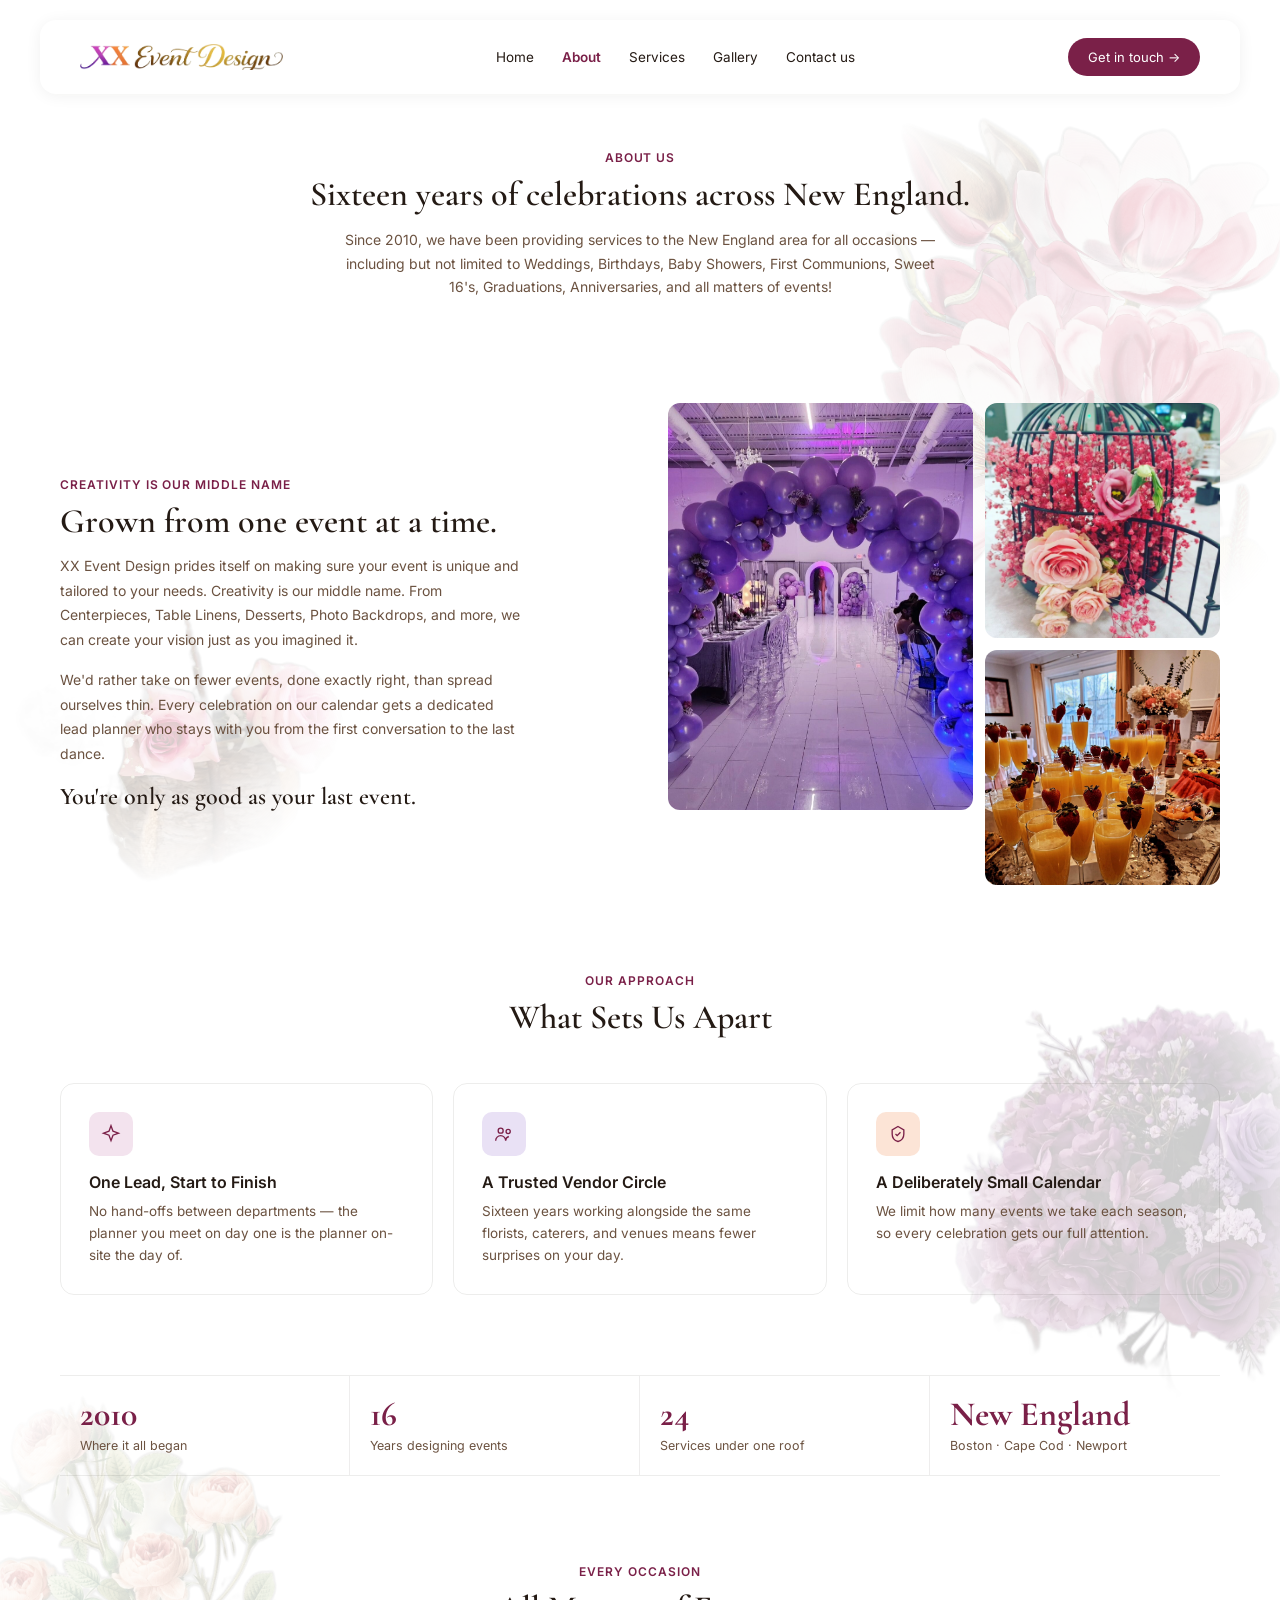
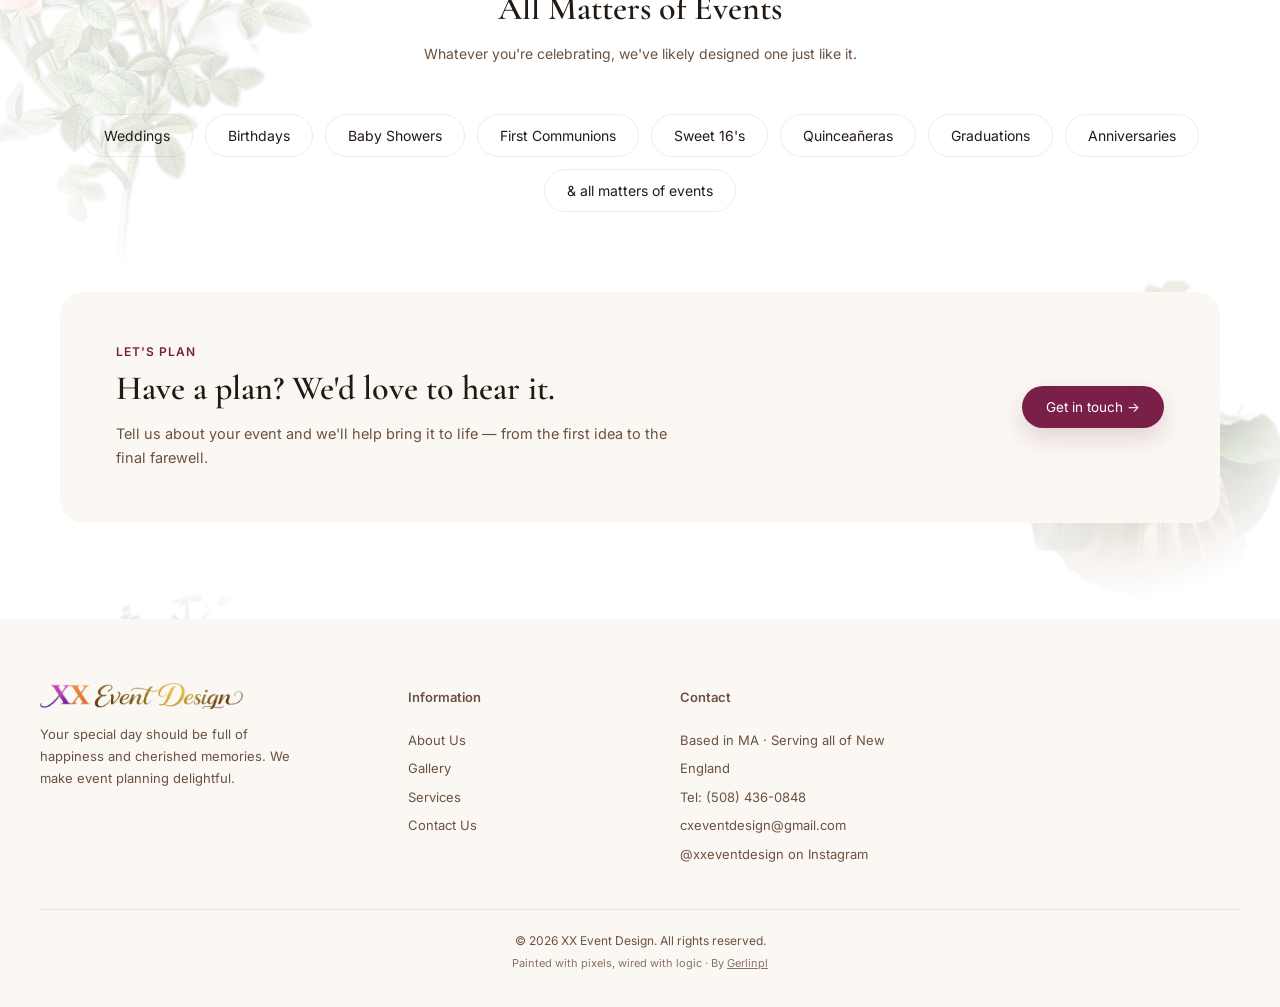
<file: about.html>
<!doctype html>
<html lang="en">
<head>
  <meta charset="utf-8" />
  <meta name="viewport" content="width=device-width, initial-scale=1" />
  <title>About XX Event Design — 16 Years of Event Planning in New England</title>
  <meta name="description" content="Meet XX Event Design — a New England event planning studio since 2010. Weddings, birthdays, baby showers, first communions, sweet 16s, graduations, and anniversaries." />
  <link rel="canonical" href="https://www.xxeventdesign.com/about.html" />
  <link rel="icon" href="assets/logo-xx.png" type="image/png" />
  <meta property="og:type" content="website" />
  <meta property="og:site_name" content="XX Event Design" />
  <meta property="og:title" content="About XX Event Design — 16 Years of Event Planning in New England" />
  <meta property="og:description" content="A New England event planning studio since 2010 — weddings, birthdays, baby showers, sweet 16s, graduations, and more." />
  <meta property="og:url" content="https://www.xxeventdesign.com/about.html" />
  <meta property="og:image" content="https://www.xxeventdesign.com/assets/gallery/quinceanera-purple-lavender-balloon-arch-hall.jpg" />
  <meta name="twitter:card" content="summary_large_image" />
  <link rel="stylesheet" href="css/style.css" />
  <script type="application/ld+json">
  {
    "@context": "https://schema.org",
    "@type": "BreadcrumbList",
    "itemListElement": [
      { "@type": "ListItem", "position": 1, "name": "Home", "item": "https://www.xxeventdesign.com/" },
      { "@type": "ListItem", "position": 2, "name": "About", "item": "https://www.xxeventdesign.com/about.html" }
    ]
  }
  </script>
</head>
<body>

  <span id="top"></span>

  <!-- Page-wide floral decor (behind all content) -->
  <div class="page-decor" aria-hidden="true">
    <img class="floral f1" src="assets/magnolia.png" alt="" />
    <img class="floral f2" src="assets/floral-pink.png" alt="" />
    <img class="floral f3" src="assets/floral-purple.png" alt="" />
    <img class="floral f4" src="assets/roses.png" alt="" />
    <img class="floral f5" src="assets/floral-orange.png" alt="" />
    <img class="floral f6" src="assets/floral-white.png" alt="" />
  </div>

  <nav class="nav">
    <a class="nav-logo" href="index.html">
      <img class="nav-logo-full" src="assets/logo-wordmark.png" alt="XX Event Design" />
      <img class="nav-logo-mark" src="assets/logo-xx.png" alt="XX Event Design" />
    </a>
    <ul class="nav-links">
      <li><a href="index.html">Home</a></li>
      <li><a href="about.html" class="active">About</a></li>
      <li><a href="services.html">Services</a></li>
      <li><a href="gallery.html">Gallery</a></li>
      <li><a href="contact.html">Contact us</a></li>
    </ul>
    <a class="nav-cta" href="contact.html">Get in touch →</a>
    <button class="nav-toggle" id="navToggle" aria-label="Toggle menu" aria-expanded="false">
      <span></span><span></span><span></span>
    </button>
    <div class="nav-mobile-menu" id="navMobileMenu">
      <a href="index.html">Home</a>
      <a href="about.html">About</a>
      <a href="services.html">Services</a>
      <a href="gallery.html">Gallery</a>
      <a href="contact.html">Contact us</a>
    </div>
  </nav>

  <main>
    <!-- About header -->
    <section class="gallery-hero">
      <div class="pill">About Us</div>
      <h1 class="section-title">Sixteen years of celebrations across New England.</h1>
      <p class="section-lead section-lead-wide">Since 2010, we have been providing services to the New England area for all occasions — including but not limited to Weddings, Birthdays, Baby Showers, First Communions, Sweet 16's, Graduations, Anniversaries, and all matters of events!</p>
    </section>

    <!-- Founder narrative -->
    <section class="about-story">
      <div class="about-story-copy">
        <div class="pill">Creativity is our middle name</div>
        <h2 class="section-title">Grown from one event at a time.</h2>
        <!-- Placeholder copy — pending real founding story from the client, do not treat as final -->
        <p>XX Event Design prides itself on making sure your event is unique and tailored to your needs. Creativity is our middle name. From Centerpieces, Table Linens, Desserts, Photo Backdrops, and more, we can create your vision just as you imagined it.</p>
        <p>We'd rather take on fewer events, done exactly right, than spread ourselves thin. Every celebration on our calendar gets a dedicated lead planner who stays with you from the first conversation to the last dance.</p>
        <h2>You're only as good as your last event.</h2>
      </div>
      <div class="about-collage">
        <div class="about-collage-main">
          <div class="photo has-img"><img loading="lazy" src="assets/gallery/quinceanera-purple-lavender-balloon-arch-hall.jpg" alt="Purple and lavender balloon arch, quinceañera reception hall" /></div>
        </div>
        <div class="about-collage-side">
          <div class="photo has-img"><img loading="lazy" src="assets/gallery/birdcage-centerpiece-pink-roses-red-babys-breath.jpg" alt="Birdcage centerpiece with pink roses and baby's breath" /></div>
          <div class="photo has-img"><img loading="lazy" src="assets/gallery/mimosa-bar-orange-strawberry-brunch.jpg" alt="Mimosa bar with orange juice and strawberries, brunch spread" /></div>
        </div>
      </div>
    </section>

    <!-- What Sets Us Apart -->
    <section class="about-apart">
      <div class="about-apart-head">
        <div class="pill">Our Approach</div>
        <h2 class="section-title">What Sets Us Apart</h2>
      </div>
      <div class="about-apart-grid">
        <div class="about-apart-card">
          <div class="badge-icon bg-0">
            <svg viewBox="0 0 24 24" width="20" height="20" fill="none" stroke="currentColor" stroke-width="1.6"><path d="M12 2l2.4 6.6L21 11l-6.6 2.4L12 20l-2.4-6.6L3 11l6.6-2.4L12 2z"/></svg>
          </div>
          <div class="about-apart-card-title">One Lead, Start to Finish</div>
          <div class="about-apart-card-body">No hand-offs between departments — the planner you meet on day one is the planner on-site the day of.</div>
        </div>
        <div class="about-apart-card">
          <div class="badge-icon bg-1">
            <svg viewBox="0 0 24 24" width="20" height="20" fill="none" stroke="currentColor" stroke-width="1.6"><circle cx="8" cy="8" r="3"/><circle cx="17" cy="9" r="2.5"/><path d="M2 20c0-3.3 2.7-6 6-6s6 2.7 6 6M14 20c0-2.4 1.6-4.4 3.8-5"/></svg>
          </div>
          <div class="about-apart-card-title">A Trusted Vendor Circle</div>
          <div class="about-apart-card-body">Sixteen years working alongside the same florists, caterers, and venues means fewer surprises on your day.</div>
        </div>
        <div class="about-apart-card">
          <div class="badge-icon bg-2">
            <svg viewBox="0 0 24 24" width="20" height="20" fill="none" stroke="currentColor" stroke-width="1.6"><path d="M12 3l7 4v5c0 5-3 8-7 9-4-1-7-4-7-9V7l7-4z"/><path d="M9 12l2 2 4-4"/></svg>
          </div>
          <div class="about-apart-card-title">A Deliberately Small Calendar</div>
          <div class="about-apart-card-body">We limit how many events we take each season, so every celebration gets our full attention.</div>
        </div>
      </div>
    </section>

    <!-- Stats -->
    <section class="svc-stats" style="padding-top: 80px;">
      <div class="svc-stats-grid">
        <div class="svc-stat">
          <div class="svc-stat-num">2010</div>
          <div class="svc-stat-label">Where it all began</div>
        </div>
        <div class="svc-stat">
          <div class="svc-stat-num">16</div>
          <div class="svc-stat-label">Years designing events</div>
        </div>
        <div class="svc-stat">
          <div class="svc-stat-num">24</div>
          <div class="svc-stat-label">Services under one roof</div>
        </div>
        <div class="svc-stat">
          <div class="svc-stat-num">New England</div>
          <div class="svc-stat-label">Boston · Cape Cod · Newport</div>
        </div>
      </div>
    </section>

    <!-- Occasions -->
    <section class="occasions">
      <div class="pill">Every Occasion</div>
      <h2 class="section-title">All Matters of Events</h2>
      <p class="section-lead">Whatever you're celebrating, we've likely designed one just like it.</p>
      <div class="occasion-chips">
        <span class="occasion-chip">Weddings</span>
        <span class="occasion-chip">Birthdays</span>
        <span class="occasion-chip">Baby Showers</span>
        <span class="occasion-chip">First Communions</span>
        <span class="occasion-chip">Sweet 16's</span>
        <span class="occasion-chip">Quinceañeras</span>
        <span class="occasion-chip">Graduations</span>
        <span class="occasion-chip">Anniversaries</span>
        <span class="occasion-chip">&amp; all matters of events</span>
      </div>
    </section>

    <!-- Closing CTA -->
    <section class="cta-banner">
      <div class="cta-banner-card">
        <div>
          <div class="pill">Let's Plan</div>
          <h2 class="section-title">Have a plan? We'd love to hear it.</h2>
          <p>Tell us about your event and we'll help bring it to life — from the first idea to the final farewell.</p>
        </div>
        <a href="contact.html" class="btn btn-primary">Get in touch →</a>
      </div>
    </section>
  </main>

  <footer class="footer">
    <div class="footer-grid">
      <div class="footer-about">
        <img src="assets/logo-wordmark.png" alt="XX Event Design" />
        <p>Your special day should be full of happiness and cherished memories. We make event
          planning delightful.</p>
      </div>
      <div class="footer-col">
        <div class="footer-col-title">Information</div>
        <div><a href="about.html">About Us</a></div>
        <div><a href="gallery.html">Gallery</a></div>
        <div><a href="services.html">Services</a></div>
        <div><a href="contact.html">Contact Us</a></div>
      </div>
      <div class="footer-col">
        <div class="footer-col-title">Contact</div>
        <div>Based in MA · Serving all of New England<br />Tel: (508) 436-0848<br />cxeventdesign@gmail.com<br /><a href="https://www.instagram.com/xxeventdesign/" target="_blank" rel="noopener">@xxeventdesign on Instagram</a></div>
      </div>
    </div>
    <div class="footer-bottom">
      © 2026 XX Event Design. All rights reserved.
      <br />
      <span class="footer-credit">Painted with pixels, wired with logic · By <a href="https://gerlinpl.com" target="_blank" rel="noopener">Gerlinpl</a></span>
    </div>
  </footer>

  <script src="js/main.js"></script>
</body>
</html>
</file>
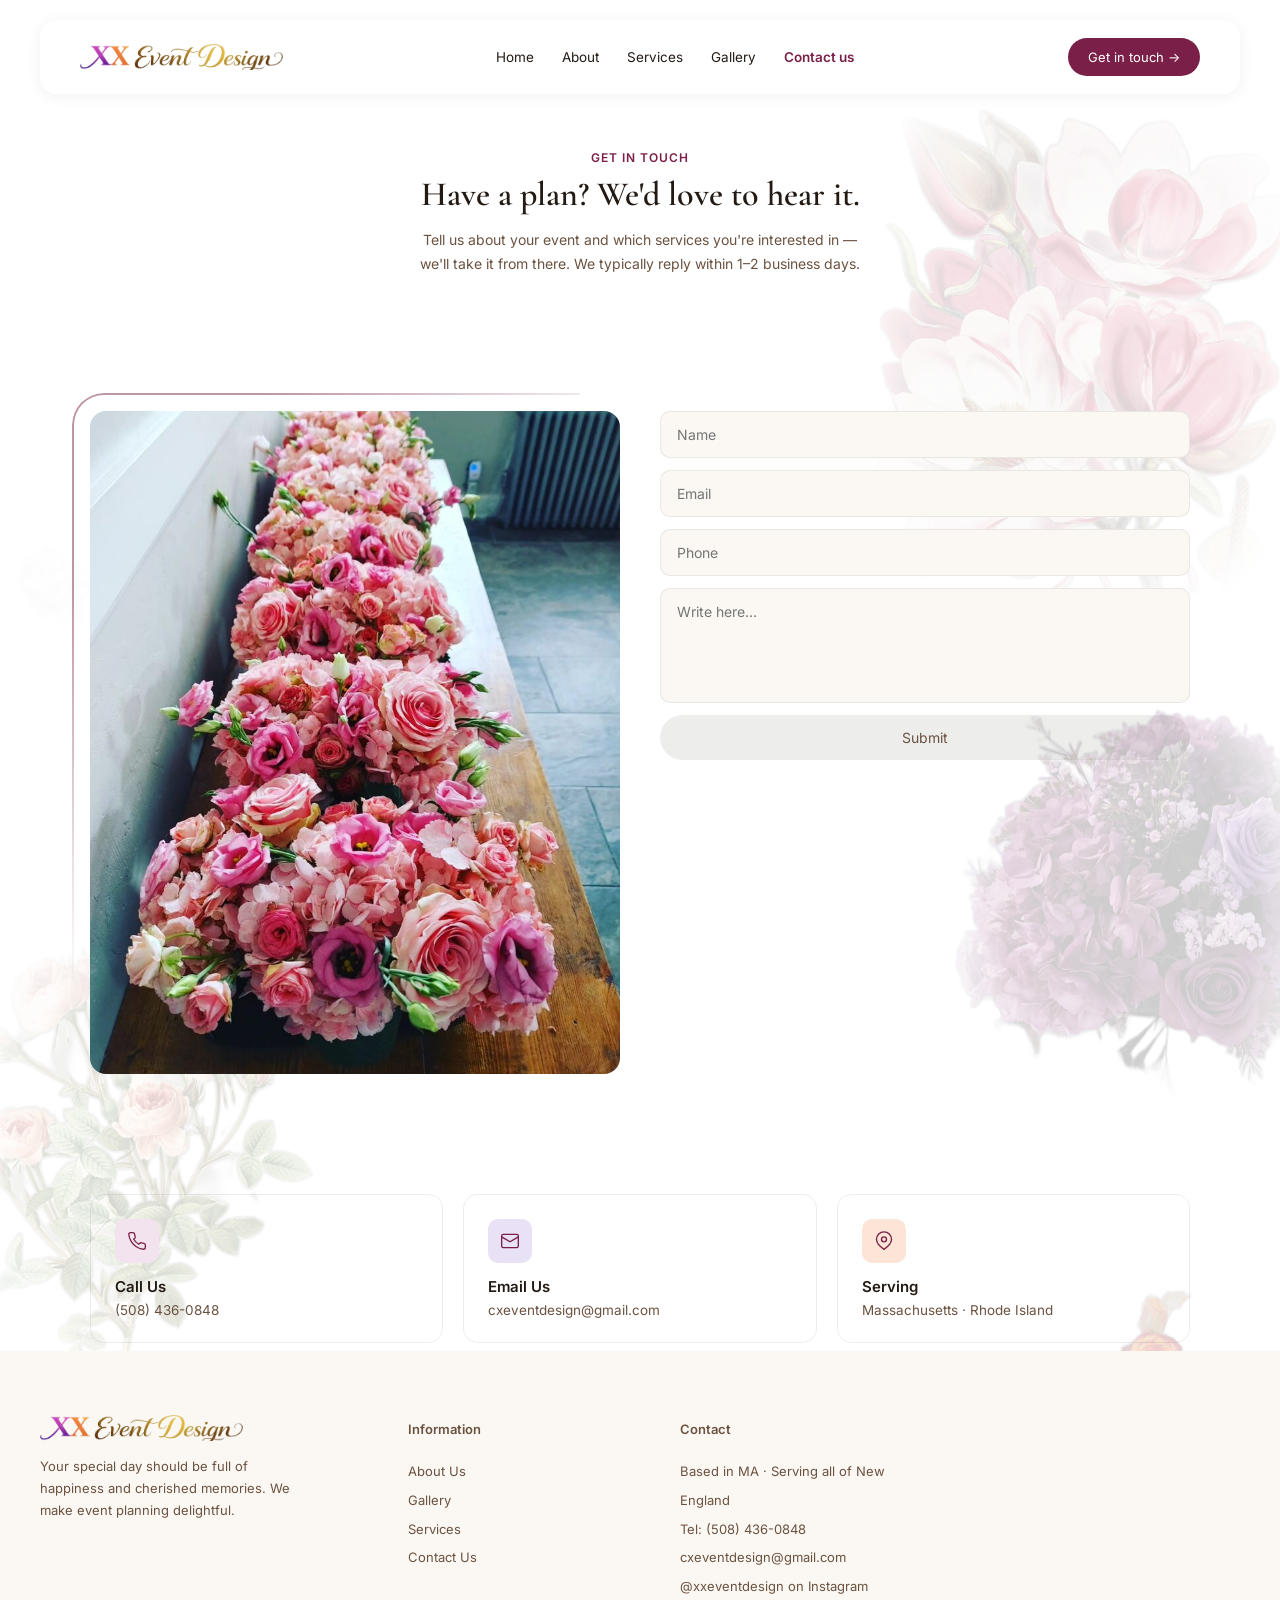
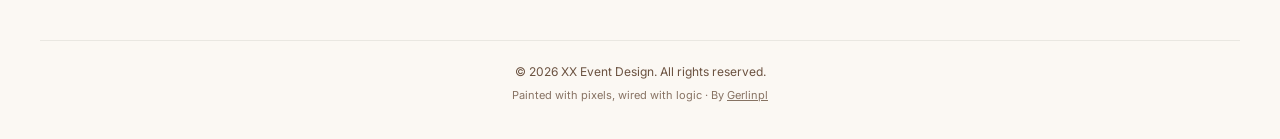
<file: contact.html>
<!doctype html>
<html lang="en">
<head>
  <meta charset="utf-8" />
  <meta name="viewport" content="width=device-width, initial-scale=1" />
  <title>Contact XX Event Design — Book an Event Planner in New England</title>
  <meta name="description" content="Book your event consultation with XX Event Design. Serving Boston, Cape Cod, Newport &amp; Worcester. Call (508) 436-0848 or send us a message — we reply within 1–2 business days." />
  <link rel="canonical" href="https://www.xxeventdesign.com/contact.html" />
  <link rel="icon" href="assets/logo-xx.png" type="image/png" />
  <meta property="og:type" content="website" />
  <meta property="og:site_name" content="XX Event Design" />
  <meta property="og:title" content="Contact XX Event Design — Book an Event Planner in New England" />
  <meta property="og:description" content="Serving Boston, Cape Cod, Newport &amp; Worcester. Call (508) 436-0848 or send us a message." />
  <meta property="og:url" content="https://www.xxeventdesign.com/contact.html" />
  <meta property="og:image" content="https://www.xxeventdesign.com/assets/gallery/pink-rose-hydrangea-table-runner.jpg" />
  <meta name="twitter:card" content="summary_large_image" />
  <link rel="stylesheet" href="css/style.css" />
  <script type="application/ld+json">
  {
    "@context": "https://schema.org",
    "@type": "ContactPage",
    "name": "Contact XX Event Design",
    "url": "https://www.xxeventdesign.com/contact.html",
    "mainEntity": {
      "@type": "LocalBusiness",
      "@id": "https://www.xxeventdesign.com/#business",
      "name": "XX Event Design",
      "telephone": "+1-508-436-0848",
      "email": "cxeventdesign@gmail.com"
    }
  }
  </script>
  <script type="application/ld+json">
  {
    "@context": "https://schema.org",
    "@type": "BreadcrumbList",
    "itemListElement": [
      { "@type": "ListItem", "position": 1, "name": "Home", "item": "https://www.xxeventdesign.com/" },
      { "@type": "ListItem", "position": 2, "name": "Contact", "item": "https://www.xxeventdesign.com/contact.html" }
    ]
  }
  </script>
</head>
<body>

  <span id="top"></span>

  <!-- Page-wide floral decor (behind all content) -->
  <div class="page-decor" aria-hidden="true">
    <img class="floral f1" src="assets/magnolia.png" alt="" />
    <img class="floral f2" src="assets/floral-pink.png" alt="" />
    <img class="floral f3" src="assets/floral-purple.png" alt="" />
    <img class="floral f4" src="assets/roses.png" alt="" />
    <img class="floral f5" src="assets/floral-orange.png" alt="" />
    <img class="floral f6" src="assets/floral-white.png" alt="" />
  </div>

  <nav class="nav">
    <a class="nav-logo" href="index.html">
      <img class="nav-logo-full" src="assets/logo-wordmark.png" alt="XX Event Design" />
      <img class="nav-logo-mark" src="assets/logo-xx.png" alt="XX Event Design" />
    </a>
    <ul class="nav-links">
      <li><a href="index.html">Home</a></li>
      <li><a href="about.html">About</a></li>
      <li><a href="services.html">Services</a></li>
      <li><a href="gallery.html">Gallery</a></li>
      <li><a href="contact.html" class="active">Contact us</a></li>
    </ul>
    <a class="nav-cta" href="contact.html">Get in touch →</a>
    <button class="nav-toggle" id="navToggle" aria-label="Toggle menu" aria-expanded="false">
      <span></span><span></span><span></span>
    </button>
    <div class="nav-mobile-menu" id="navMobileMenu">
      <a href="index.html">Home</a>
      <a href="about.html">About</a>
      <a href="services.html">Services</a>
      <a href="gallery.html">Gallery</a>
      <a href="contact.html">Contact us</a>
    </div>
  </nav>

  <main>
    <!-- Contact header -->
    <section class="gallery-hero">
      <div class="pill">Get In Touch</div>
      <h1 class="section-title">Have a plan? We'd love to hear it.</h1>
      <p class="section-lead">Tell us about your event and which services you're interested in — we'll take it from there. We typically reply within 1–2 business days.</p>
    </section>

    <!-- Contact form -->
    <section class="contact">
      <div class="contact-photo frame frame-tl">
        <div class="photo has-img"><img src="assets/gallery/pink-rose-hydrangea-table-runner.jpg" alt="Pink rose and hydrangea floral table runner" /></div>
      </div>
      <div>
        <div class="contact-success" id="formSuccess">Thanks — we got your message and will be in touch within 1–2 business days.</div>
        <div class="field-error" id="formError" hidden>Something went wrong sending your message — please try again or email us directly.</div>
        <form class="contact-form" id="contactForm" action="https://formsubmit.co/cxeventdesign@gmail.com" method="POST" novalidate>
          <input type="hidden" name="_subject" value="New inquiry from XX Event Design website" />
          <input type="hidden" name="_template" value="table" />
          <input type="hidden" name="_captcha" value="false" />
          <input type="text" name="_honey" style="display:none" tabindex="-1" autocomplete="off" />
          <div>
            <input type="text" name="Name" id="fieldName" placeholder="Name" />
            <div class="field-error" id="errorName" hidden>Please enter your name.</div>
          </div>
          <div>
            <input type="email" name="Email" id="fieldEmail" placeholder="Email" />
            <div class="field-error" id="errorEmail" hidden>Please enter a valid email address.</div>
          </div>
          <div>
            <input type="tel" name="Phone" id="fieldPhone" placeholder="Phone" />
            <div class="field-error" id="errorPhone" hidden>Please enter a valid phone number.</div>
          </div>
          <textarea name="Message" id="fieldMessage" placeholder="Write here..." rows="5"></textarea>
          <button type="submit" class="contact-submit">Submit</button>
        </form>
      </div>
    </section>

    <!-- Info strip -->
    <section class="contact-info">
      <div class="contact-info-grid">
        <div class="contact-info-card">
          <div class="badge-icon bg-0">
            <svg viewBox="0 0 24 24" width="18" height="18" fill="none" stroke="currentColor" stroke-width="1.6"><path d="M22 16.92v3a2 2 0 01-2.18 2 19.8 19.8 0 01-8.63-3.07 19.5 19.5 0 01-6-6 19.8 19.8 0 01-3.07-8.67A2 2 0 014.11 2h3a2 2 0 012 1.72c.13.99.36 1.96.68 2.89a2 2 0 01-.45 2.11L8.09 9.91a16 16 0 006 6l1.19-1.25a2 2 0 012.11-.45c.93.32 1.9.55 2.89.68A2 2 0 0122 16.92z"/></svg>
          </div>
          <div class="contact-info-title">Call Us</div>
          <div class="contact-info-body">(508) 436-0848</div>
        </div>
        <div class="contact-info-card">
          <div class="badge-icon bg-1">
            <svg viewBox="0 0 24 24" width="18" height="18" fill="none" stroke="currentColor" stroke-width="1.6"><rect x="2" y="4" width="20" height="16" rx="2"/><path d="M2 7l10 6 10-6"/></svg>
          </div>
          <div class="contact-info-title">Email Us</div>
          <div class="contact-info-body">cxeventdesign@gmail.com</div>
        </div>
        <div class="contact-info-card">
          <div class="badge-icon bg-2">
            <svg viewBox="0 0 24 24" width="18" height="18" fill="none" stroke="currentColor" stroke-width="1.6"><path d="M21 10c0 6-9 12-9 12s-9-6-9-12a9 9 0 0118 0z"/><circle cx="12" cy="10" r="3"/></svg>
          </div>
          <div class="contact-info-title">Serving</div>
          <div class="contact-info-body">Massachusetts · Rhode Island</div>
        </div>
      </div>
    </section>
  </main>

  <footer class="footer">
    <div class="footer-grid">
      <div class="footer-about">
        <img src="assets/logo-wordmark.png" alt="XX Event Design" />
        <p>Your special day should be full of happiness and cherished memories. We make event
          planning delightful.</p>
      </div>
      <div class="footer-col">
        <div class="footer-col-title">Information</div>
        <div><a href="about.html">About Us</a></div>
        <div><a href="gallery.html">Gallery</a></div>
        <div><a href="services.html">Services</a></div>
        <div><a href="contact.html">Contact Us</a></div>
      </div>
      <div class="footer-col">
        <div class="footer-col-title">Contact</div>
        <div>Based in MA · Serving all of New England<br />Tel: (508) 436-0848<br />cxeventdesign@gmail.com<br /><a href="https://www.instagram.com/xxeventdesign/" target="_blank" rel="noopener">@xxeventdesign on Instagram</a></div>
      </div>
    </div>
    <div class="footer-bottom">
      © 2026 XX Event Design. All rights reserved.
      <br />
      <span class="footer-credit">Painted with pixels, wired with logic · By <a href="https://gerlinpl.com" target="_blank" rel="noopener">Gerlinpl</a></span>
    </div>
  </footer>

  <script src="js/main.js"></script>
</body>
</html>
</file>
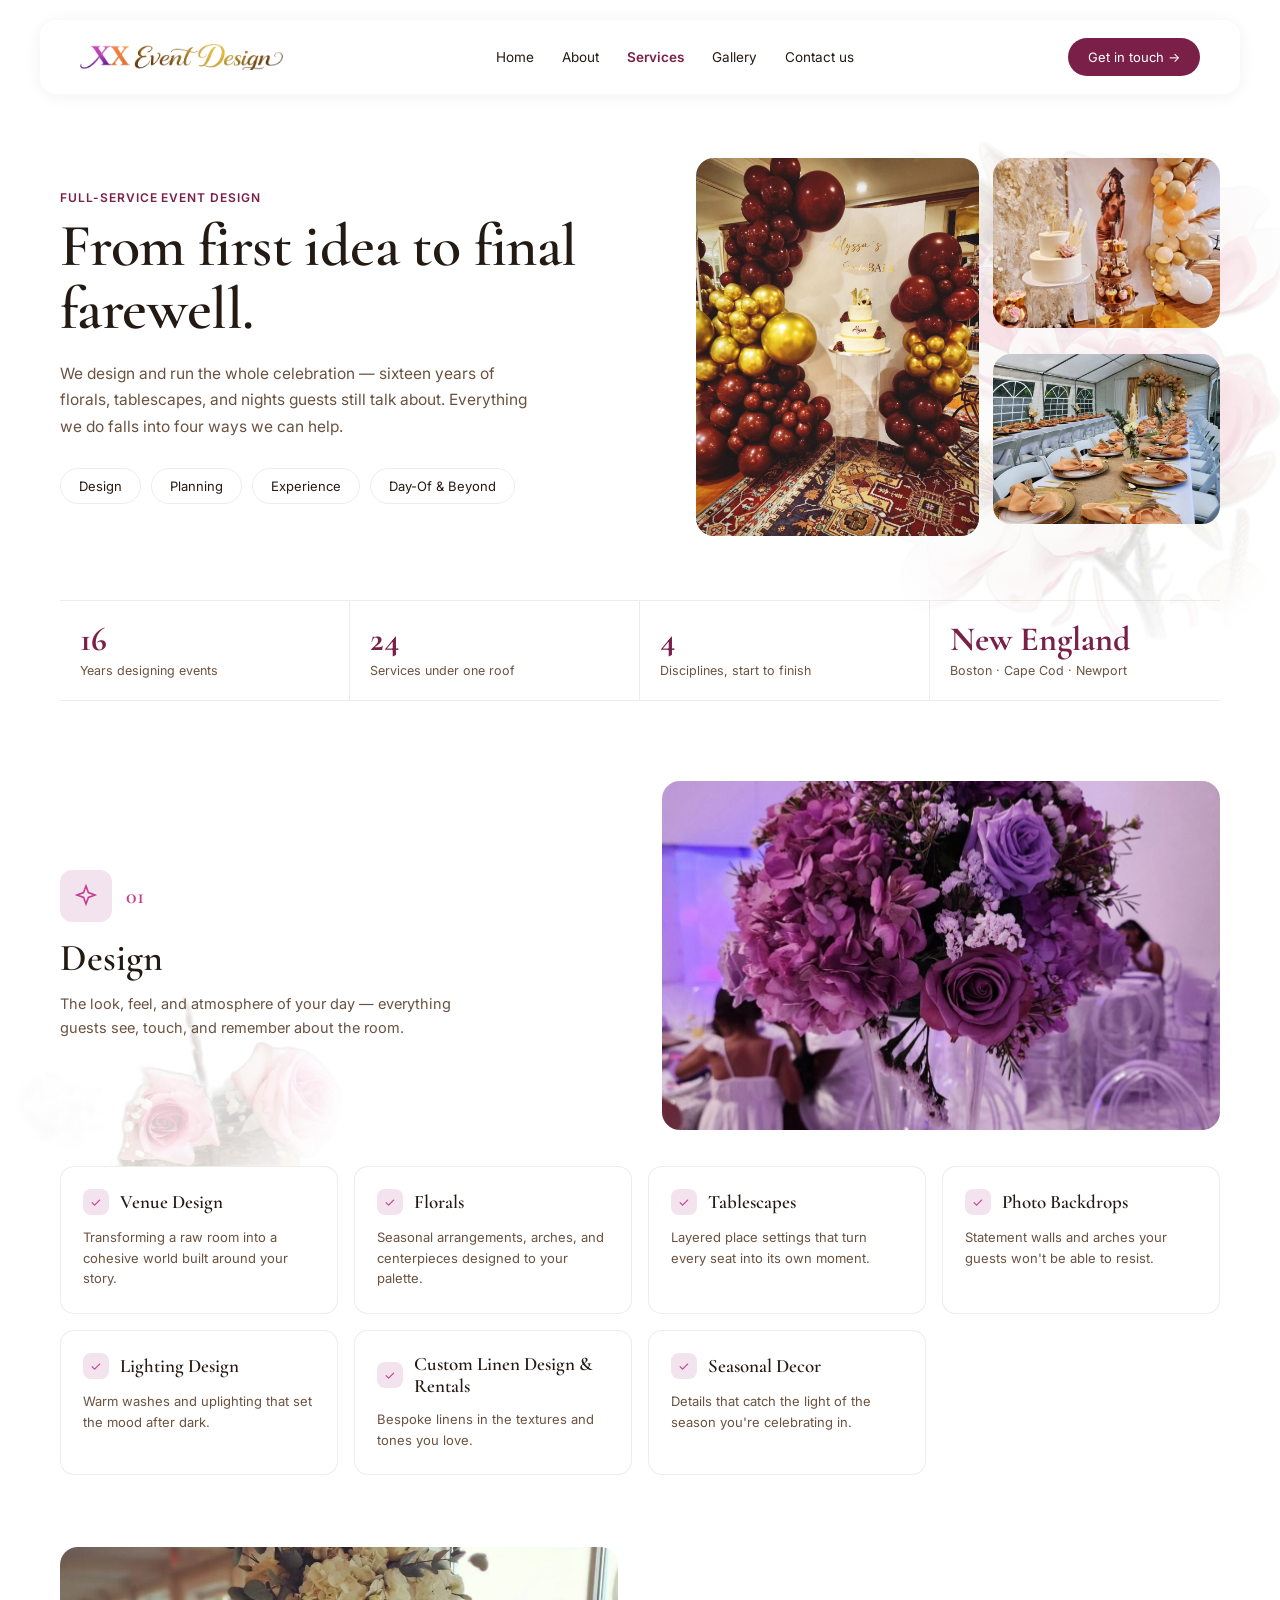
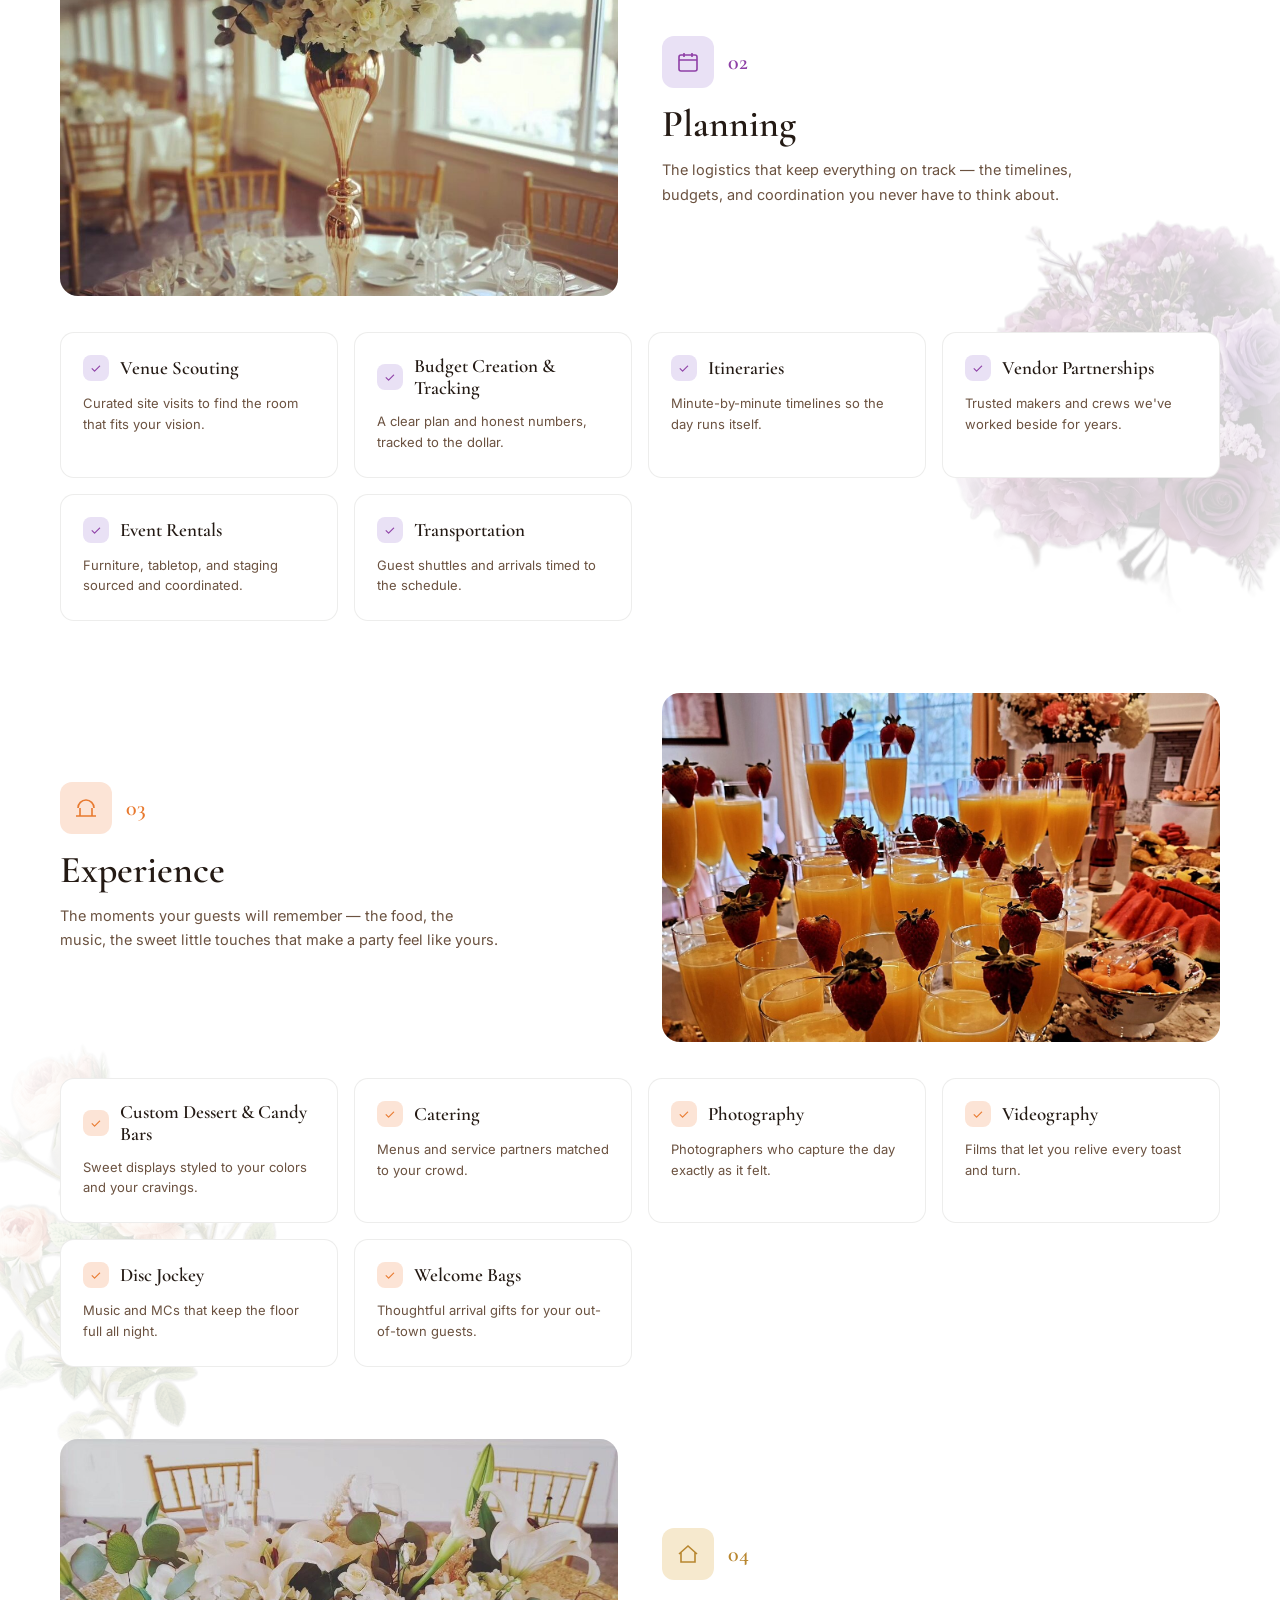
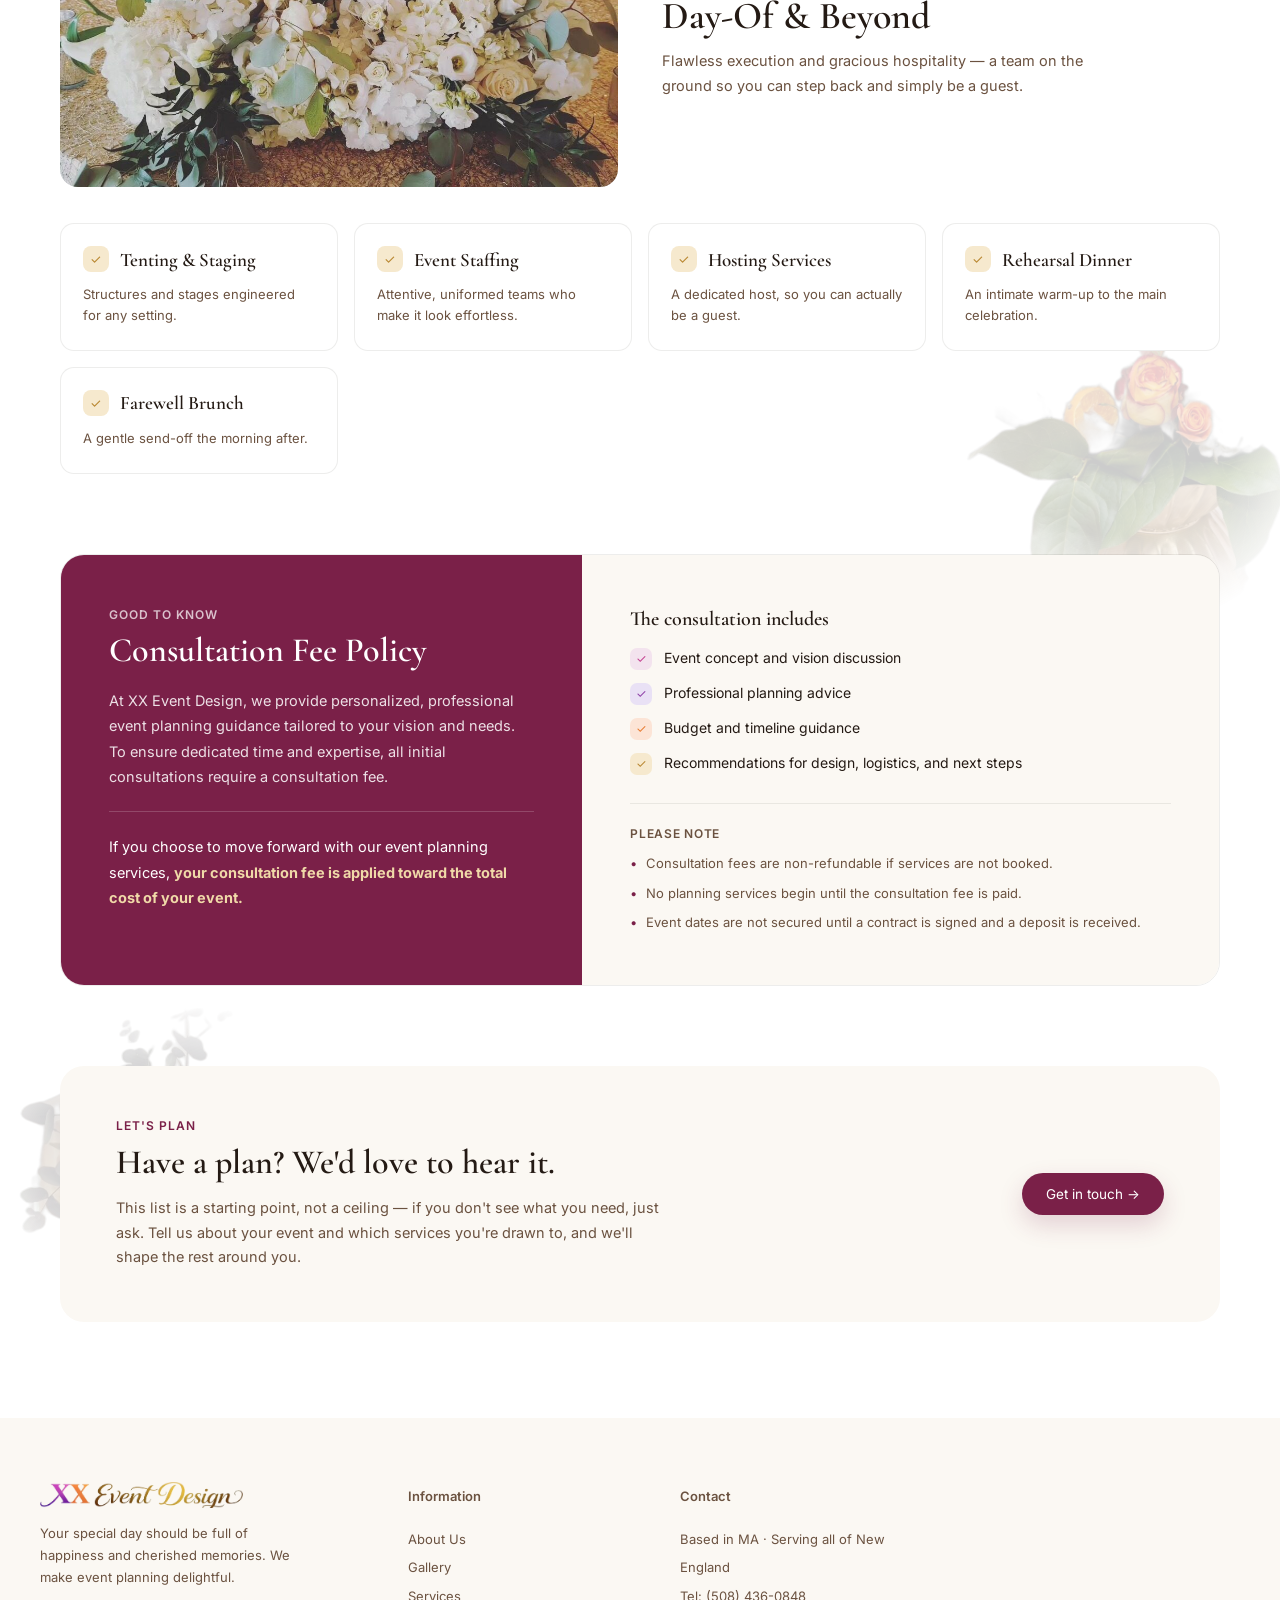
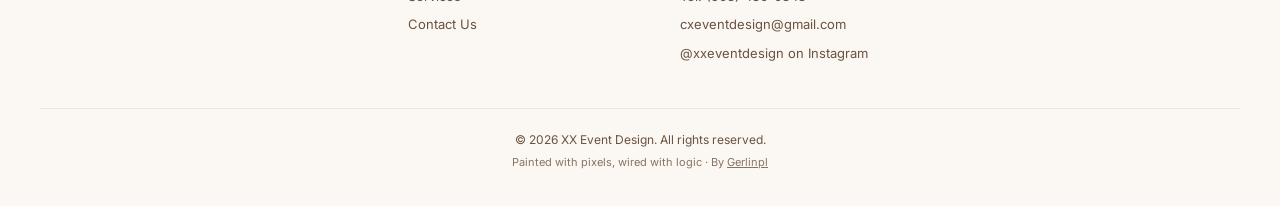
<file: services.html>
<!doctype html>
<html lang="en">
<head>
  <meta charset="utf-8" />
  <meta name="viewport" content="width=device-width, initial-scale=1" />
  <title>Event Planning Services in New England — Design, Planning &amp; Day-Of | XX Event Design</title>
  <meta name="description" content="24 event services under one roof — venue design, florals, tablescapes, venue scouting, catering, photography, DJ, staffing, and day-of coordination across Boston, Cape Cod &amp; Newport." />
  <link rel="canonical" href="https://www.xxeventdesign.com/services.html" />
  <link rel="icon" href="assets/logo-xx.png" type="image/png" />
  <meta property="og:type" content="website" />
  <meta property="og:site_name" content="XX Event Design" />
  <meta property="og:title" content="Event Planning Services in New England | XX Event Design" />
  <meta property="og:description" content="24 event services under one roof — design, planning, experience, and day-of coordination across Boston, Cape Cod &amp; Newport." />
  <meta property="og:url" content="https://www.xxeventdesign.com/services.html" />
  <meta property="og:image" content="https://www.xxeventdesign.com/assets/gallery/sweet-16-burgundy-gold-balloon-arch-cake.jpg" />
  <meta name="twitter:card" content="summary_large_image" />
  <link rel="stylesheet" href="css/style.css" />
  <script type="application/ld+json">
  {
    "@context": "https://schema.org",
    "@type": "BreadcrumbList",
    "itemListElement": [
      { "@type": "ListItem", "position": 1, "name": "Home", "item": "https://www.xxeventdesign.com/" },
      { "@type": "ListItem", "position": 2, "name": "Services", "item": "https://www.xxeventdesign.com/services.html" }
    ]
  }
  </script>
</head>
<body>

  <span id="top"></span>

  <!-- Page-wide floral decor (behind all content) -->
  <div class="page-decor" aria-hidden="true">
    <img class="floral f1" src="assets/magnolia.png" alt="" />
    <img class="floral f2" src="assets/floral-pink.png" alt="" />
    <img class="floral f3" src="assets/floral-purple.png" alt="" />
    <img class="floral f4" src="assets/roses.png" alt="" />
    <img class="floral f5" src="assets/floral-orange.png" alt="" />
    <img class="floral f6" src="assets/floral-white.png" alt="" />
  </div>

  <nav class="nav">
    <a class="nav-logo" href="index.html">
      <img class="nav-logo-full" src="assets/logo-wordmark.png" alt="XX Event Design" />
      <img class="nav-logo-mark" src="assets/logo-xx.png" alt="XX Event Design" />
    </a>
    <ul class="nav-links">
      <li><a href="index.html">Home</a></li>
      <li><a href="about.html">About</a></li>
      <li><a href="services.html" class="active">Services</a></li>
      <li><a href="gallery.html">Gallery</a></li>
      <li><a href="contact.html">Contact us</a></li>
    </ul>
    <a class="nav-cta" href="contact.html">Get in touch →</a>
    <button class="nav-toggle" id="navToggle" aria-label="Toggle menu" aria-expanded="false">
      <span></span><span></span><span></span>
    </button>
    <div class="nav-mobile-menu" id="navMobileMenu">
      <a href="index.html">Home</a>
      <a href="about.html">About</a>
      <a href="services.html">Services</a>
      <a href="gallery.html">Gallery</a>
      <a href="contact.html">Contact us</a>
    </div>
  </nav>

  <main>
    <!-- Hero -->
    <section class="svc-hero">
      <div>
        <div class="pill">Full-Service Event Design</div>
        <h1 class="section-title">From first idea to final farewell.</h1>
        <p>We design and run the whole celebration — sixteen years of florals, tablescapes, and nights guests still talk about. Everything we do falls into four ways we can help.</p>
        <div class="svc-hero-pills">
          <a href="#design">Design</a>
          <a href="#planning">Planning</a>
          <a href="#experience">Experience</a>
          <a href="#dayof">Day-Of &amp; Beyond</a>
        </div>
      </div>
      <div class="svc-collage">
        <div class="svc-collage-main"><img src="assets/gallery/sweet-16-burgundy-gold-balloon-arch-cake.jpg" alt="Burgundy and gold balloon arch with cake" /></div>
        <div class="svc-collage-sub"><img src="assets/gallery/graduation-rose-gold-cream-dessert-display.jpg" alt="Rose gold and cream dessert display" /></div>
        <div class="svc-collage-sub"><img src="assets/gallery/boho-orange-tan-outdoor-tent-long-table.jpg" alt="Boho outdoor tent long table setting" /></div>
      </div>
    </section>

    <!-- Overview counts -->
    <section class="svc-stats">
      <div class="svc-stats-grid">
        <div class="svc-stat">
          <div class="svc-stat-num">16</div>
          <div class="svc-stat-label">Years designing events</div>
        </div>
        <div class="svc-stat">
          <div class="svc-stat-num">24</div>
          <div class="svc-stat-label">Services under one roof</div>
        </div>
        <div class="svc-stat">
          <div class="svc-stat-num">4</div>
          <div class="svc-stat-label">Disciplines, start to finish</div>
        </div>
        <div class="svc-stat">
          <div class="svc-stat-num">New England</div>
          <div class="svc-stat-label">Boston · Cape Cod · Newport</div>
        </div>
      </div>
    </section>

    <!-- Category 01 · Design -->
    <section id="design" class="svc-category">
      <div class="svc-category-head">
        <div>
          <div class="svc-category-badge-row">
            <div class="svc-category-icon tone-0">
              <svg viewBox="0 0 24 24" width="24" height="24" fill="none" stroke="currentColor" stroke-width="1.6"><path d="M12 2l2.4 6.6L21 11l-6.6 2.4L12 20l-2.4-6.6L3 11l6.6-2.4L12 2z"/></svg>
            </div>
            <div class="svc-category-num tone-0">01</div>
          </div>
          <h2>Design</h2>
          <p>The look, feel, and atmosphere of your day — everything guests see, touch, and remember about the room.</p>
        </div>
        <div class="svc-category-photo"><img loading="lazy" src="assets/gallery/purple-lavender-rose-hydrangea-centerpiece.jpg" alt="Purple and lavender rose and hydrangea centerpiece" /></div>
      </div>
      <div class="svc-card-grid">
        <div class="svc-card">
          <div class="svc-card-head"><span class="svc-card-check tone-0">✓</span><span class="svc-card-name">Venue Design</span></div>
          <p class="svc-card-desc">Transforming a raw room into a cohesive world built around your story.</p>
        </div>
        <div class="svc-card">
          <div class="svc-card-head"><span class="svc-card-check tone-0">✓</span><span class="svc-card-name">Florals</span></div>
          <p class="svc-card-desc">Seasonal arrangements, arches, and centerpieces designed to your palette.</p>
        </div>
        <div class="svc-card">
          <div class="svc-card-head"><span class="svc-card-check tone-0">✓</span><span class="svc-card-name">Tablescapes</span></div>
          <p class="svc-card-desc">Layered place settings that turn every seat into its own moment.</p>
        </div>
        <div class="svc-card">
          <div class="svc-card-head"><span class="svc-card-check tone-0">✓</span><span class="svc-card-name">Photo Backdrops</span></div>
          <p class="svc-card-desc">Statement walls and arches your guests won't be able to resist.</p>
        </div>
        <div class="svc-card">
          <div class="svc-card-head"><span class="svc-card-check tone-0">✓</span><span class="svc-card-name">Lighting Design</span></div>
          <p class="svc-card-desc">Warm washes and uplighting that set the mood after dark.</p>
        </div>
        <div class="svc-card">
          <div class="svc-card-head"><span class="svc-card-check tone-0">✓</span><span class="svc-card-name">Custom Linen Design &amp; Rentals</span></div>
          <p class="svc-card-desc">Bespoke linens in the textures and tones you love.</p>
        </div>
        <div class="svc-card">
          <div class="svc-card-head"><span class="svc-card-check tone-0">✓</span><span class="svc-card-name">Seasonal Decor</span></div>
          <p class="svc-card-desc">Details that catch the light of the season you're celebrating in.</p>
        </div>
      </div>
    </section>

    <!-- Category 02 · Planning -->
    <section id="planning" class="svc-category">
      <div class="svc-category-head">
        <div class="svc-category-photo"><img loading="lazy" src="assets/gallery/gold-vase-white-rose-hydrangea-waterside-wedding.jpg" alt="Gold vase with white rose and hydrangea, waterside wedding" /></div>
        <div>
          <div class="svc-category-badge-row">
            <div class="svc-category-icon tone-1">
              <svg viewBox="0 0 24 24" width="24" height="24" fill="none" stroke="currentColor" stroke-width="1.6"><rect x="3" y="5" width="18" height="16" rx="2"/><path d="M3 10h18M8 3v4M16 3v4"/></svg>
            </div>
            <div class="svc-category-num tone-1">02</div>
          </div>
          <h2>Planning</h2>
          <p>The logistics that keep everything on track — the timelines, budgets, and coordination you never have to think about.</p>
        </div>
      </div>
      <div class="svc-card-grid">
        <div class="svc-card">
          <div class="svc-card-head"><span class="svc-card-check tone-1">✓</span><span class="svc-card-name">Venue Scouting</span></div>
          <p class="svc-card-desc">Curated site visits to find the room that fits your vision.</p>
        </div>
        <div class="svc-card">
          <div class="svc-card-head"><span class="svc-card-check tone-1">✓</span><span class="svc-card-name">Budget Creation &amp; Tracking</span></div>
          <p class="svc-card-desc">A clear plan and honest numbers, tracked to the dollar.</p>
        </div>
        <div class="svc-card">
          <div class="svc-card-head"><span class="svc-card-check tone-1">✓</span><span class="svc-card-name">Itineraries</span></div>
          <p class="svc-card-desc">Minute-by-minute timelines so the day runs itself.</p>
        </div>
        <div class="svc-card">
          <div class="svc-card-head"><span class="svc-card-check tone-1">✓</span><span class="svc-card-name">Vendor Partnerships</span></div>
          <p class="svc-card-desc">Trusted makers and crews we've worked beside for years.</p>
        </div>
        <div class="svc-card">
          <div class="svc-card-head"><span class="svc-card-check tone-1">✓</span><span class="svc-card-name">Event Rentals</span></div>
          <p class="svc-card-desc">Furniture, tabletop, and staging sourced and coordinated.</p>
        </div>
        <div class="svc-card">
          <div class="svc-card-head"><span class="svc-card-check tone-1">✓</span><span class="svc-card-name">Transportation</span></div>
          <p class="svc-card-desc">Guest shuttles and arrivals timed to the schedule.</p>
        </div>
      </div>
    </section>

    <!-- Category 03 · Experience -->
    <section id="experience" class="svc-category">
      <div class="svc-category-head">
        <div>
          <div class="svc-category-badge-row">
            <div class="svc-category-icon tone-2">
              <svg viewBox="0 0 24 24" width="24" height="24" fill="none" stroke="currentColor" stroke-width="1.6"><path d="M4 12a8 8 0 0116 0M2 20h20M6 20V12M18 20V12"/></svg>
            </div>
            <div class="svc-category-num tone-2">03</div>
          </div>
          <h2>Experience</h2>
          <p>The moments your guests will remember — the food, the music, the sweet little touches that make a party feel like yours.</p>
        </div>
        <div class="svc-category-photo"><img loading="lazy" src="assets/gallery/mimosa-bar-orange-strawberry-brunch.jpg" alt="Mimosa bar with orange juice and strawberries" /></div>
      </div>
      <div class="svc-card-grid">
        <div class="svc-card">
          <div class="svc-card-head"><span class="svc-card-check tone-2">✓</span><span class="svc-card-name">Custom Dessert &amp; Candy Bars</span></div>
          <p class="svc-card-desc">Sweet displays styled to your colors and your cravings.</p>
        </div>
        <div class="svc-card">
          <div class="svc-card-head"><span class="svc-card-check tone-2">✓</span><span class="svc-card-name">Catering</span></div>
          <p class="svc-card-desc">Menus and service partners matched to your crowd.</p>
        </div>
        <div class="svc-card">
          <div class="svc-card-head"><span class="svc-card-check tone-2">✓</span><span class="svc-card-name">Photography</span></div>
          <p class="svc-card-desc">Photographers who capture the day exactly as it felt.</p>
        </div>
        <div class="svc-card">
          <div class="svc-card-head"><span class="svc-card-check tone-2">✓</span><span class="svc-card-name">Videography</span></div>
          <p class="svc-card-desc">Films that let you relive every toast and turn.</p>
        </div>
        <div class="svc-card">
          <div class="svc-card-head"><span class="svc-card-check tone-2">✓</span><span class="svc-card-name">Disc Jockey</span></div>
          <p class="svc-card-desc">Music and MCs that keep the floor full all night.</p>
        </div>
        <div class="svc-card">
          <div class="svc-card-head"><span class="svc-card-check tone-2">✓</span><span class="svc-card-name">Welcome Bags</span></div>
          <p class="svc-card-desc">Thoughtful arrival gifts for your out-of-town guests.</p>
        </div>
      </div>
    </section>

    <!-- Category 04 · Day-Of & Beyond -->
    <section id="dayof" class="svc-category">
      <div class="svc-category-head">
        <div class="svc-category-photo"><img loading="lazy" src="assets/gallery/white-wedding-sweetheart-table-lily-rose-gold.jpg" alt="White and gold wedding sweetheart table" /></div>
        <div>
          <div class="svc-category-badge-row">
            <div class="svc-category-icon tone-3">
              <svg viewBox="0 0 24 24" width="24" height="24" fill="none" stroke="currentColor" stroke-width="1.6"><path d="M3 12l9-8 9 8M5 10v10h14V10"/></svg>
            </div>
            <div class="svc-category-num tone-3">04</div>
          </div>
          <h2>Day-Of &amp; Beyond</h2>
          <p>Flawless execution and gracious hospitality — a team on the ground so you can step back and simply be a guest.</p>
        </div>
      </div>
      <div class="svc-card-grid">
        <div class="svc-card">
          <div class="svc-card-head"><span class="svc-card-check tone-3">✓</span><span class="svc-card-name">Tenting &amp; Staging</span></div>
          <p class="svc-card-desc">Structures and stages engineered for any setting.</p>
        </div>
        <div class="svc-card">
          <div class="svc-card-head"><span class="svc-card-check tone-3">✓</span><span class="svc-card-name">Event Staffing</span></div>
          <p class="svc-card-desc">Attentive, uniformed teams who make it look effortless.</p>
        </div>
        <div class="svc-card">
          <div class="svc-card-head"><span class="svc-card-check tone-3">✓</span><span class="svc-card-name">Hosting Services</span></div>
          <p class="svc-card-desc">A dedicated host, so you can actually be a guest.</p>
        </div>
        <div class="svc-card">
          <div class="svc-card-head"><span class="svc-card-check tone-3">✓</span><span class="svc-card-name">Rehearsal Dinner</span></div>
          <p class="svc-card-desc">An intimate warm-up to the main celebration.</p>
        </div>
        <div class="svc-card">
          <div class="svc-card-head"><span class="svc-card-check tone-3">✓</span><span class="svc-card-name">Farewell Brunch</span></div>
          <p class="svc-card-desc">A gentle send-off the morning after.</p>
        </div>
      </div>
    </section>

    <!-- Consultation Fee Policy -->
    <section class="svc-policy">
      <div class="svc-policy-card">
        <div class="svc-policy-left">
          <div class="pill">Good to Know</div>
          <h2>Consultation Fee Policy</h2>
          <p>At XX Event Design, we provide personalized, professional event planning guidance tailored to your vision and needs. To ensure dedicated time and expertise, all initial consultations require a consultation fee.</p>
          <div class="svc-policy-note">
            <p>If you choose to move forward with our event planning services, <strong>your consultation fee is applied toward the total cost of your event.</strong></p>
          </div>
        </div>
        <div class="svc-policy-right">
          <div>
            <div class="svc-policy-right-title">The consultation includes</div>
            <div class="svc-policy-check-list">
              <div class="svc-policy-check-item">
                <span class="svc-policy-check-badge tone-0">✓</span>
                <span>Event concept and vision discussion</span>
              </div>
              <div class="svc-policy-check-item">
                <span class="svc-policy-check-badge tone-1">✓</span>
                <span>Professional planning advice</span>
              </div>
              <div class="svc-policy-check-item">
                <span class="svc-policy-check-badge tone-2">✓</span>
                <span>Budget and timeline guidance</span>
              </div>
              <div class="svc-policy-check-item">
                <span class="svc-policy-check-badge tone-3">✓</span>
                <span>Recommendations for design, logistics, and next steps</span>
              </div>
            </div>
          </div>
          <div class="svc-policy-notes">
            <div class="svc-policy-notes-title">Please note</div>
            <ul>
              <li>Consultation fees are non-refundable if services are not booked.</li>
              <li>No planning services begin until the consultation fee is paid.</li>
              <li>Event dates are not secured until a contract is signed and a deposit is received.</li>
            </ul>
          </div>
        </div>
      </div>
    </section>

    <!-- Not seeing it note + CTA -->
    <section class="cta-banner">
      <div class="cta-banner-card">
        <div>
          <div class="pill">Let's Plan</div>
          <h2 class="section-title">Have a plan? We'd love to hear it.</h2>
          <p>This list is a starting point, not a ceiling — if you don't see what you need, just ask. Tell us about your event and which services you're drawn to, and we'll shape the rest around you.</p>
        </div>
        <a href="contact.html" class="btn btn-primary">Get in touch →</a>
      </div>
    </section>
  </main>

  <footer class="footer">
    <div class="footer-grid">
      <div class="footer-about">
        <img src="assets/logo-wordmark.png" alt="XX Event Design" />
        <p>Your special day should be full of happiness and cherished memories. We make event
          planning delightful.</p>
      </div>
      <div class="footer-col">
        <div class="footer-col-title">Information</div>
        <div><a href="about.html">About Us</a></div>
        <div><a href="gallery.html">Gallery</a></div>
        <div><a href="services.html">Services</a></div>
        <div><a href="contact.html">Contact Us</a></div>
      </div>
      <div class="footer-col">
        <div class="footer-col-title">Contact</div>
        <div>Based in MA · Serving all of New England<br />Tel: (508) 436-0848<br />cxeventdesign@gmail.com<br /><a href="https://www.instagram.com/xxeventdesign/" target="_blank" rel="noopener">@xxeventdesign on Instagram</a></div>
      </div>
    </div>
    <div class="footer-bottom">
      © 2026 XX Event Design. All rights reserved.
      <br />
      <span class="footer-credit">Painted with pixels, wired with logic · By <a href="https://gerlinpl.com" target="_blank" rel="noopener">Gerlinpl</a></span>
    </div>
  </footer>

  <script src="js/main.js"></script>
</body>
</html>
</file>
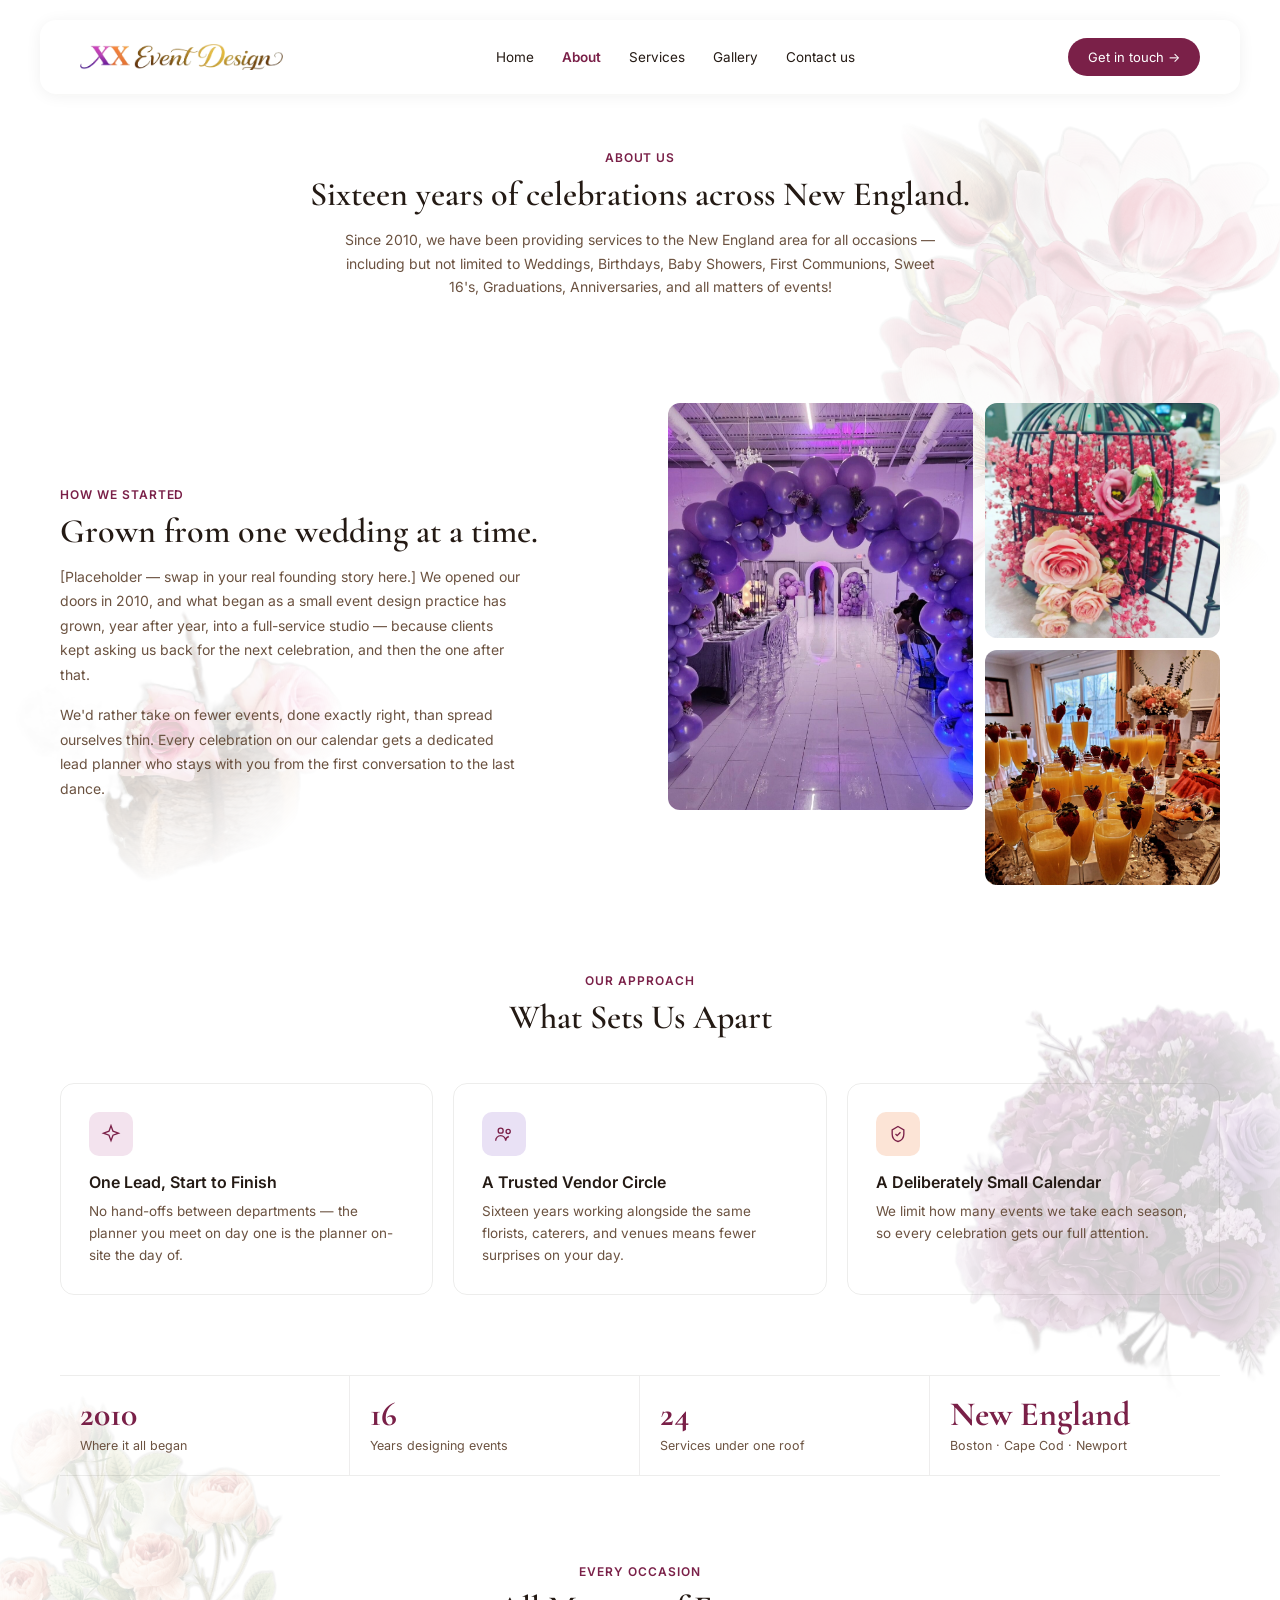
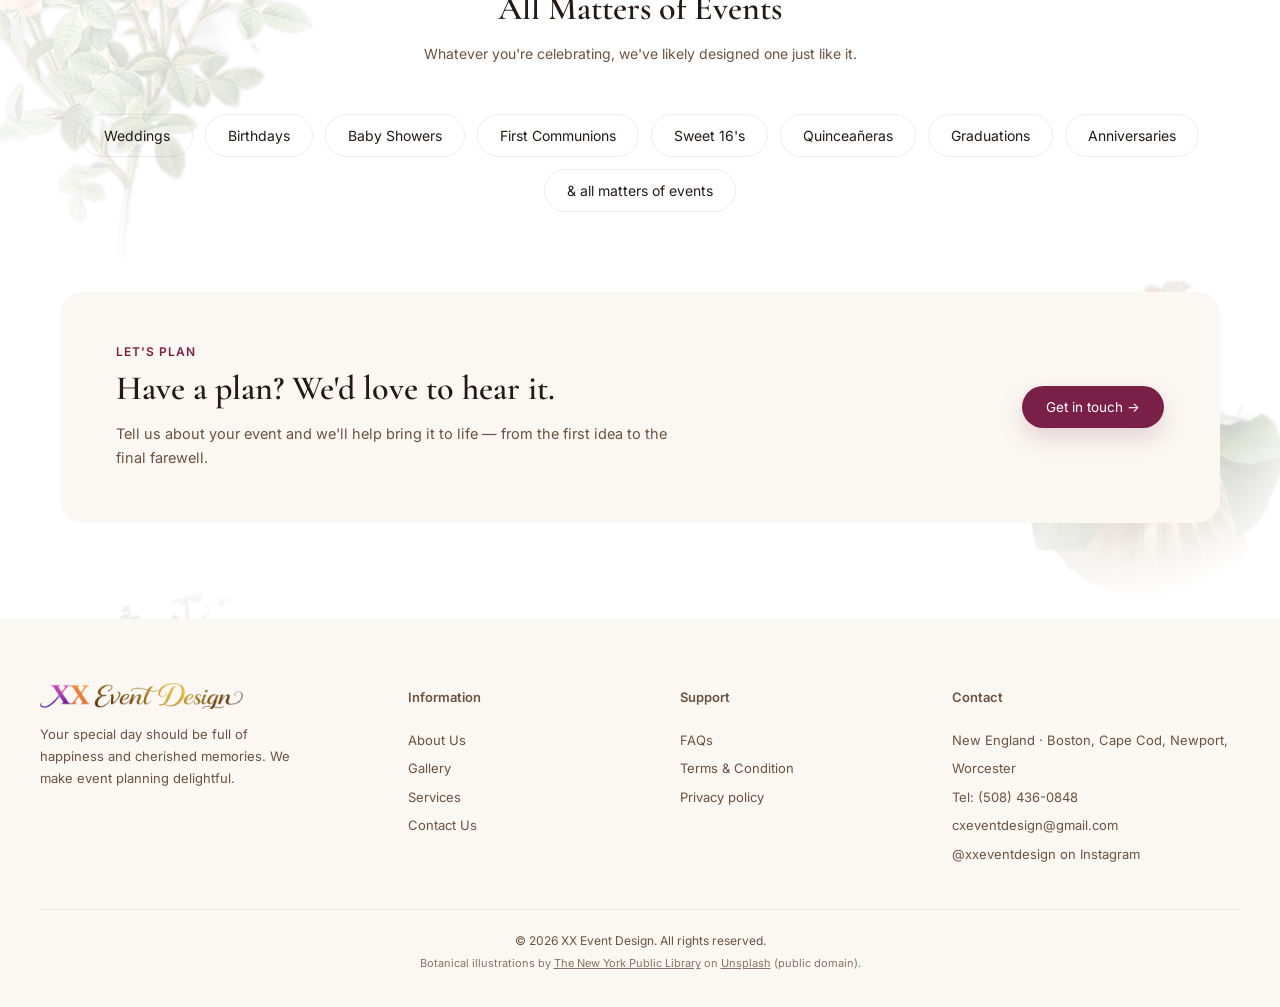
<file: site/about.html>
<!doctype html>
<html lang="en">
<head>
  <meta charset="utf-8" />
  <meta name="viewport" content="width=device-width, initial-scale=1" />
  <title>About XX Event Design — 16 Years of Event Planning in New England</title>
  <meta name="description" content="Meet XX Event Design — a New England event planning studio since 2010. Weddings, birthdays, baby showers, first communions, sweet 16s, graduations, and anniversaries." />
  <link rel="canonical" href="https://www.xxeventdesign.com/about.html" />
  <link rel="icon" href="assets/logo-xx.png" type="image/png" />
  <meta property="og:type" content="website" />
  <meta property="og:site_name" content="XX Event Design" />
  <meta property="og:title" content="About XX Event Design — 16 Years of Event Planning in New England" />
  <meta property="og:description" content="A New England event planning studio since 2010 — weddings, birthdays, baby showers, sweet 16s, graduations, and more." />
  <meta property="og:url" content="https://www.xxeventdesign.com/about.html" />
  <meta property="og:image" content="https://www.xxeventdesign.com/assets/gallery/quinceanera-purple-lavender-balloon-arch-hall.jpg" />
  <meta name="twitter:card" content="summary_large_image" />
  <link rel="stylesheet" href="css/style.css" />
  <script type="application/ld+json">
  {
    "@context": "https://schema.org",
    "@type": "BreadcrumbList",
    "itemListElement": [
      { "@type": "ListItem", "position": 1, "name": "Home", "item": "https://www.xxeventdesign.com/" },
      { "@type": "ListItem", "position": 2, "name": "About", "item": "https://www.xxeventdesign.com/about.html" }
    ]
  }
  </script>
</head>
<body>

  <span id="top"></span>

  <!-- Page-wide floral decor (behind all content) -->
  <div class="page-decor" aria-hidden="true">
    <img class="floral f1" src="assets/magnolia.png" alt="" />
    <img class="floral f2" src="assets/floral-pink.png" alt="" />
    <img class="floral f3" src="assets/floral-purple.png" alt="" />
    <img class="floral f4" src="assets/roses.png" alt="" />
    <img class="floral f5" src="assets/floral-orange.png" alt="" />
    <img class="floral f6" src="assets/floral-white.png" alt="" />
  </div>

  <nav class="nav">
    <a class="nav-logo" href="index.html">
      <img class="nav-logo-full" src="assets/logo-wordmark.png" alt="XX Event Design" />
      <img class="nav-logo-mark" src="assets/logo-xx.png" alt="XX Event Design" />
    </a>
    <ul class="nav-links">
      <li><a href="index.html">Home</a></li>
      <li><a href="about.html" class="active">About</a></li>
      <li><a href="services.html">Services</a></li>
      <li><a href="gallery.html">Gallery</a></li>
      <li><a href="contact.html">Contact us</a></li>
    </ul>
    <a class="nav-cta" href="contact.html">Get in touch →</a>
    <button class="nav-toggle" id="navToggle" aria-label="Toggle menu" aria-expanded="false">
      <span></span><span></span><span></span>
    </button>
    <div class="nav-mobile-menu" id="navMobileMenu">
      <a href="index.html">Home</a>
      <a href="about.html">About</a>
      <a href="services.html">Services</a>
      <a href="gallery.html">Gallery</a>
      <a href="contact.html">Contact us</a>
    </div>
  </nav>

  <main>
    <!-- About header -->
    <section class="gallery-hero">
      <div class="pill">About Us</div>
      <h1 class="section-title">Sixteen years of celebrations across New England.</h1>
      <p class="section-lead section-lead-wide">Since 2010, we have been providing services to the New England area for all occasions — including but not limited to Weddings, Birthdays, Baby Showers, First Communions, Sweet 16's, Graduations, Anniversaries, and all matters of events!</p>
    </section>

    <!-- Founder narrative -->
    <section class="about-story">
      <div class="about-story-copy">
        <div class="pill">How We Started</div>
        <h2 class="section-title">Grown from one wedding at a time.</h2>
        <!-- Placeholder copy — pending real founding story from the client, do not treat as final -->
        <p>[Placeholder — swap in your real founding story here.] We opened our doors in 2010, and what began as a small event design practice has grown, year after year, into a full-service studio — because clients kept asking us back for the next celebration, and then the one after that.</p>
        <p>We'd rather take on fewer events, done exactly right, than spread ourselves thin. Every celebration on our calendar gets a dedicated lead planner who stays with you from the first conversation to the last dance.</p>
      </div>
      <div class="about-collage">
        <div class="about-collage-main">
          <div class="photo has-img"><img loading="lazy" src="assets/gallery/quinceanera-purple-lavender-balloon-arch-hall.jpg" alt="Purple and lavender balloon arch, quinceañera reception hall" /></div>
        </div>
        <div class="about-collage-side">
          <div class="photo has-img"><img loading="lazy" src="assets/gallery/birdcage-centerpiece-pink-roses-red-babys-breath.jpg" alt="Birdcage centerpiece with pink roses and baby's breath" /></div>
          <div class="photo has-img"><img loading="lazy" src="assets/gallery/mimosa-bar-orange-strawberry-brunch.jpg" alt="Mimosa bar with orange juice and strawberries, brunch spread" /></div>
        </div>
      </div>
    </section>

    <!-- What Sets Us Apart -->
    <section class="about-apart">
      <div class="about-apart-head">
        <div class="pill">Our Approach</div>
        <h2 class="section-title">What Sets Us Apart</h2>
      </div>
      <div class="about-apart-grid">
        <div class="about-apart-card">
          <div class="badge-icon bg-0">
            <svg viewBox="0 0 24 24" width="20" height="20" fill="none" stroke="currentColor" stroke-width="1.6"><path d="M12 2l2.4 6.6L21 11l-6.6 2.4L12 20l-2.4-6.6L3 11l6.6-2.4L12 2z"/></svg>
          </div>
          <div class="about-apart-card-title">One Lead, Start to Finish</div>
          <div class="about-apart-card-body">No hand-offs between departments — the planner you meet on day one is the planner on-site the day of.</div>
        </div>
        <div class="about-apart-card">
          <div class="badge-icon bg-1">
            <svg viewBox="0 0 24 24" width="20" height="20" fill="none" stroke="currentColor" stroke-width="1.6"><circle cx="8" cy="8" r="3"/><circle cx="17" cy="9" r="2.5"/><path d="M2 20c0-3.3 2.7-6 6-6s6 2.7 6 6M14 20c0-2.4 1.6-4.4 3.8-5"/></svg>
          </div>
          <div class="about-apart-card-title">A Trusted Vendor Circle</div>
          <div class="about-apart-card-body">Sixteen years working alongside the same florists, caterers, and venues means fewer surprises on your day.</div>
        </div>
        <div class="about-apart-card">
          <div class="badge-icon bg-2">
            <svg viewBox="0 0 24 24" width="20" height="20" fill="none" stroke="currentColor" stroke-width="1.6"><path d="M12 3l7 4v5c0 5-3 8-7 9-4-1-7-4-7-9V7l7-4z"/><path d="M9 12l2 2 4-4"/></svg>
          </div>
          <div class="about-apart-card-title">A Deliberately Small Calendar</div>
          <div class="about-apart-card-body">We limit how many events we take each season, so every celebration gets our full attention.</div>
        </div>
      </div>
    </section>

    <!-- Stats -->
    <section class="svc-stats" style="padding-top: 80px;">
      <div class="svc-stats-grid">
        <div class="svc-stat">
          <div class="svc-stat-num">2010</div>
          <div class="svc-stat-label">Where it all began</div>
        </div>
        <div class="svc-stat">
          <div class="svc-stat-num">16</div>
          <div class="svc-stat-label">Years designing events</div>
        </div>
        <div class="svc-stat">
          <div class="svc-stat-num">24</div>
          <div class="svc-stat-label">Services under one roof</div>
        </div>
        <div class="svc-stat">
          <div class="svc-stat-num">New England</div>
          <div class="svc-stat-label">Boston · Cape Cod · Newport</div>
        </div>
      </div>
    </section>

    <!-- Occasions -->
    <section class="occasions">
      <div class="pill">Every Occasion</div>
      <h2 class="section-title">All Matters of Events</h2>
      <p class="section-lead">Whatever you're celebrating, we've likely designed one just like it.</p>
      <div class="occasion-chips">
        <span class="occasion-chip">Weddings</span>
        <span class="occasion-chip">Birthdays</span>
        <span class="occasion-chip">Baby Showers</span>
        <span class="occasion-chip">First Communions</span>
        <span class="occasion-chip">Sweet 16's</span>
        <span class="occasion-chip">Quinceañeras</span>
        <span class="occasion-chip">Graduations</span>
        <span class="occasion-chip">Anniversaries</span>
        <span class="occasion-chip">&amp; all matters of events</span>
      </div>
    </section>

    <!-- Closing CTA -->
    <section class="cta-banner">
      <div class="cta-banner-card">
        <div>
          <div class="pill">Let's Plan</div>
          <h2 class="section-title">Have a plan? We'd love to hear it.</h2>
          <p>Tell us about your event and we'll help bring it to life — from the first idea to the final farewell.</p>
        </div>
        <a href="contact.html" class="btn btn-primary">Get in touch →</a>
      </div>
    </section>
  </main>

  <footer class="footer">
    <div class="footer-grid">
      <div class="footer-about">
        <img src="assets/logo-wordmark.png" alt="XX Event Design" />
        <p>Your special day should be full of happiness and cherished memories. We make event
          planning delightful.</p>
      </div>
      <div class="footer-col">
        <div class="footer-col-title">Information</div>
        <div><a href="about.html">About Us</a></div>
        <div><a href="gallery.html">Gallery</a></div>
        <div><a href="services.html">Services</a></div>
        <div><a href="contact.html">Contact Us</a></div>
      </div>
      <div class="footer-col">
        <div class="footer-col-title">Support</div>
        <div><a href="#">FAQs</a></div>
        <div><a href="#">Terms &amp; Condition</a></div>
        <div><a href="#">Privacy policy</a></div>
      </div>
      <div class="footer-col">
        <div class="footer-col-title">Contact</div>
        <div>New England · Boston, Cape Cod, Newport, Worcester<br />Tel: (508) 436-0848<br />cxeventdesign@gmail.com<br /><a href="https://www.instagram.com/xxeventdesign/" target="_blank" rel="noopener">@xxeventdesign on Instagram</a></div>
      </div>
    </div>
    <div class="footer-bottom">
      © 2026 XX Event Design. All rights reserved.
      <br />
      <span class="footer-credit">Botanical illustrations by
        <a href="https://unsplash.com/@nypl" target="_blank" rel="noopener">The New York Public Library</a>
        on <a href="https://unsplash.com/" target="_blank" rel="noopener">Unsplash</a> (public domain).</span>
    </div>
  </footer>

  <script src="js/main.js"></script>
</body>
</html>
</file>
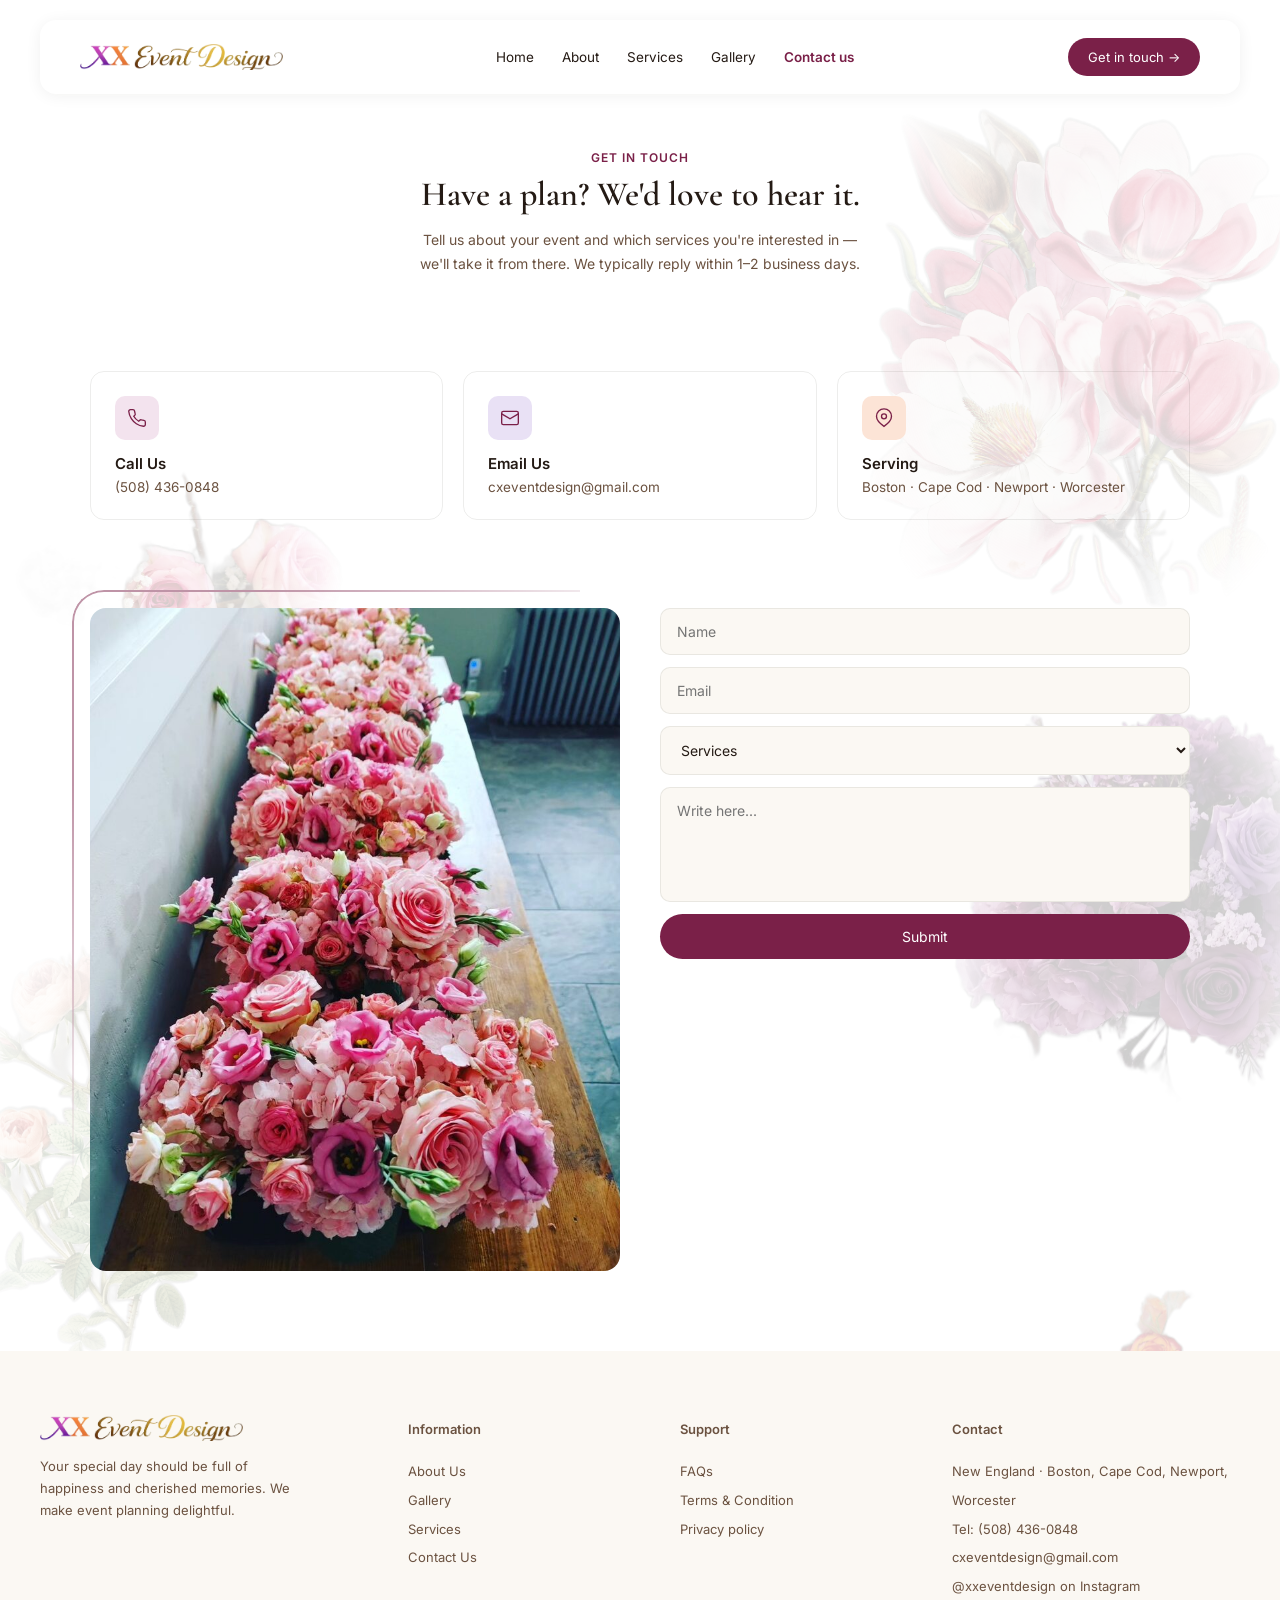
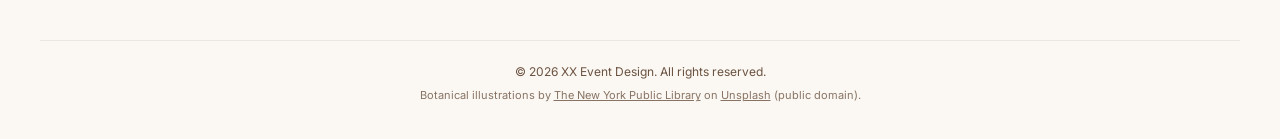
<file: site/contact.html>
<!doctype html>
<html lang="en">
<head>
  <meta charset="utf-8" />
  <meta name="viewport" content="width=device-width, initial-scale=1" />
  <title>Contact XX Event Design — Book an Event Planner in New England</title>
  <meta name="description" content="Book your event consultation with XX Event Design. Serving Boston, Cape Cod, Newport &amp; Worcester. Call (508) 436-0848 or send us a message — we reply within 1–2 business days." />
  <link rel="canonical" href="https://www.xxeventdesign.com/contact.html" />
  <link rel="icon" href="assets/logo-xx.png" type="image/png" />
  <meta property="og:type" content="website" />
  <meta property="og:site_name" content="XX Event Design" />
  <meta property="og:title" content="Contact XX Event Design — Book an Event Planner in New England" />
  <meta property="og:description" content="Serving Boston, Cape Cod, Newport &amp; Worcester. Call (508) 436-0848 or send us a message." />
  <meta property="og:url" content="https://www.xxeventdesign.com/contact.html" />
  <meta property="og:image" content="https://www.xxeventdesign.com/assets/gallery/pink-rose-hydrangea-table-runner.jpg" />
  <meta name="twitter:card" content="summary_large_image" />
  <link rel="stylesheet" href="css/style.css" />
  <script type="application/ld+json">
  {
    "@context": "https://schema.org",
    "@type": "ContactPage",
    "name": "Contact XX Event Design",
    "url": "https://www.xxeventdesign.com/contact.html",
    "mainEntity": {
      "@type": "LocalBusiness",
      "@id": "https://www.xxeventdesign.com/#business",
      "name": "XX Event Design",
      "telephone": "+1-508-436-0848",
      "email": "cxeventdesign@gmail.com"
    }
  }
  </script>
</head>
<body>

  <span id="top"></span>

  <!-- Page-wide floral decor (behind all content) -->
  <div class="page-decor" aria-hidden="true">
    <img class="floral f1" src="assets/magnolia.png" alt="" />
    <img class="floral f2" src="assets/floral-pink.png" alt="" />
    <img class="floral f3" src="assets/floral-purple.png" alt="" />
    <img class="floral f4" src="assets/roses.png" alt="" />
    <img class="floral f5" src="assets/floral-orange.png" alt="" />
    <img class="floral f6" src="assets/floral-white.png" alt="" />
  </div>

  <nav class="nav">
    <a class="nav-logo" href="index.html">
      <img class="nav-logo-full" src="assets/logo-wordmark.png" alt="XX Event Design" />
      <img class="nav-logo-mark" src="assets/logo-xx.png" alt="XX Event Design" />
    </a>
    <ul class="nav-links">
      <li><a href="index.html">Home</a></li>
      <li><a href="about.html">About</a></li>
      <li><a href="services.html">Services</a></li>
      <li><a href="gallery.html">Gallery</a></li>
      <li><a href="contact.html" class="active">Contact us</a></li>
    </ul>
    <a class="nav-cta" href="contact.html">Get in touch →</a>
    <button class="nav-toggle" id="navToggle" aria-label="Toggle menu" aria-expanded="false">
      <span></span><span></span><span></span>
    </button>
    <div class="nav-mobile-menu" id="navMobileMenu">
      <a href="index.html">Home</a>
      <a href="about.html">About</a>
      <a href="services.html">Services</a>
      <a href="gallery.html">Gallery</a>
      <a href="contact.html">Contact us</a>
    </div>
  </nav>

  <main>
    <!-- Contact header -->
    <section class="gallery-hero">
      <div class="pill">Get In Touch</div>
      <h1 class="section-title">Have a plan? We'd love to hear it.</h1>
      <p class="section-lead">Tell us about your event and which services you're interested in — we'll take it from there. We typically reply within 1–2 business days.</p>
    </section>

    <!-- Info strip -->
    <section class="contact-info">
      <div class="contact-info-grid">
        <div class="contact-info-card">
          <div class="badge-icon bg-0">
            <svg viewBox="0 0 24 24" width="18" height="18" fill="none" stroke="currentColor" stroke-width="1.6"><path d="M22 16.92v3a2 2 0 01-2.18 2 19.8 19.8 0 01-8.63-3.07 19.5 19.5 0 01-6-6 19.8 19.8 0 01-3.07-8.67A2 2 0 014.11 2h3a2 2 0 012 1.72c.13.99.36 1.96.68 2.89a2 2 0 01-.45 2.11L8.09 9.91a16 16 0 006 6l1.19-1.25a2 2 0 012.11-.45c.93.32 1.9.55 2.89.68A2 2 0 0122 16.92z"/></svg>
          </div>
          <div class="contact-info-title">Call Us</div>
          <div class="contact-info-body">(508) 436-0848</div>
        </div>
        <div class="contact-info-card">
          <div class="badge-icon bg-1">
            <svg viewBox="0 0 24 24" width="18" height="18" fill="none" stroke="currentColor" stroke-width="1.6"><rect x="2" y="4" width="20" height="16" rx="2"/><path d="M2 7l10 6 10-6"/></svg>
          </div>
          <div class="contact-info-title">Email Us</div>
          <div class="contact-info-body">cxeventdesign@gmail.com</div>
        </div>
        <div class="contact-info-card">
          <div class="badge-icon bg-2">
            <svg viewBox="0 0 24 24" width="18" height="18" fill="none" stroke="currentColor" stroke-width="1.6"><path d="M21 10c0 6-9 12-9 12s-9-6-9-12a9 9 0 0118 0z"/><circle cx="12" cy="10" r="3"/></svg>
          </div>
          <div class="contact-info-title">Serving</div>
          <div class="contact-info-body">Boston · Cape Cod · Newport · Worcester</div>
        </div>
      </div>
    </section>

    <!-- Contact form -->
    <section class="contact">
      <div class="contact-photo frame frame-tl">
        <div class="photo has-img"><img src="assets/gallery/pink-rose-hydrangea-table-runner.jpg" alt="Pink rose and hydrangea floral table runner" /></div>
      </div>
      <div>
        <div class="contact-success" id="formSuccess">Thanks — we got your message and will be in touch within 1–2 business days.</div>
        <form class="contact-form" id="contactForm" novalidate>
          <div>
            <input type="text" name="name" id="fieldName" placeholder="Name" />
            <div class="field-error" id="errorName" hidden>Please enter your name.</div>
          </div>
          <div>
            <input type="email" name="email" id="fieldEmail" placeholder="Email" />
            <div class="field-error" id="errorEmail" hidden>Please enter a valid email address.</div>
          </div>
          <div>
            <select name="services" id="fieldServices">
              <option value="">Services</option>
              <option value="design">Design</option>
              <option value="planning">Planning</option>
              <option value="experience">Experience</option>
              <option value="day-of">Day-Of</option>
            </select>
            <div class="field-error" id="errorServices" hidden>Please choose a service.</div>
          </div>
          <textarea name="message" id="fieldMessage" placeholder="Write here..." rows="5"></textarea>
          <button type="submit" class="contact-submit">Submit</button>
        </form>
      </div>
    </section>
  </main>

  <footer class="footer">
    <div class="footer-grid">
      <div class="footer-about">
        <img src="assets/logo-wordmark.png" alt="XX Event Design" />
        <p>Your special day should be full of happiness and cherished memories. We make event
          planning delightful.</p>
      </div>
      <div class="footer-col">
        <div class="footer-col-title">Information</div>
        <div><a href="about.html">About Us</a></div>
        <div><a href="gallery.html">Gallery</a></div>
        <div><a href="services.html">Services</a></div>
        <div><a href="contact.html">Contact Us</a></div>
      </div>
      <div class="footer-col">
        <div class="footer-col-title">Support</div>
        <div><a href="#">FAQs</a></div>
        <div><a href="#">Terms &amp; Condition</a></div>
        <div><a href="#">Privacy policy</a></div>
      </div>
      <div class="footer-col">
        <div class="footer-col-title">Contact</div>
        <div>New England · Boston, Cape Cod, Newport, Worcester<br />Tel: (508) 436-0848<br />cxeventdesign@gmail.com<br /><a href="https://www.instagram.com/xxeventdesign/" target="_blank" rel="noopener">@xxeventdesign on Instagram</a></div>
      </div>
    </div>
    <div class="footer-bottom">
      © 2026 XX Event Design. All rights reserved.
      <br />
      <span class="footer-credit">Botanical illustrations by
        <a href="https://unsplash.com/@nypl" target="_blank" rel="noopener">The New York Public Library</a>
        on <a href="https://unsplash.com/" target="_blank" rel="noopener">Unsplash</a> (public domain).</span>
    </div>
  </footer>

  <script src="js/main.js"></script>
</body>
</html>
</file>
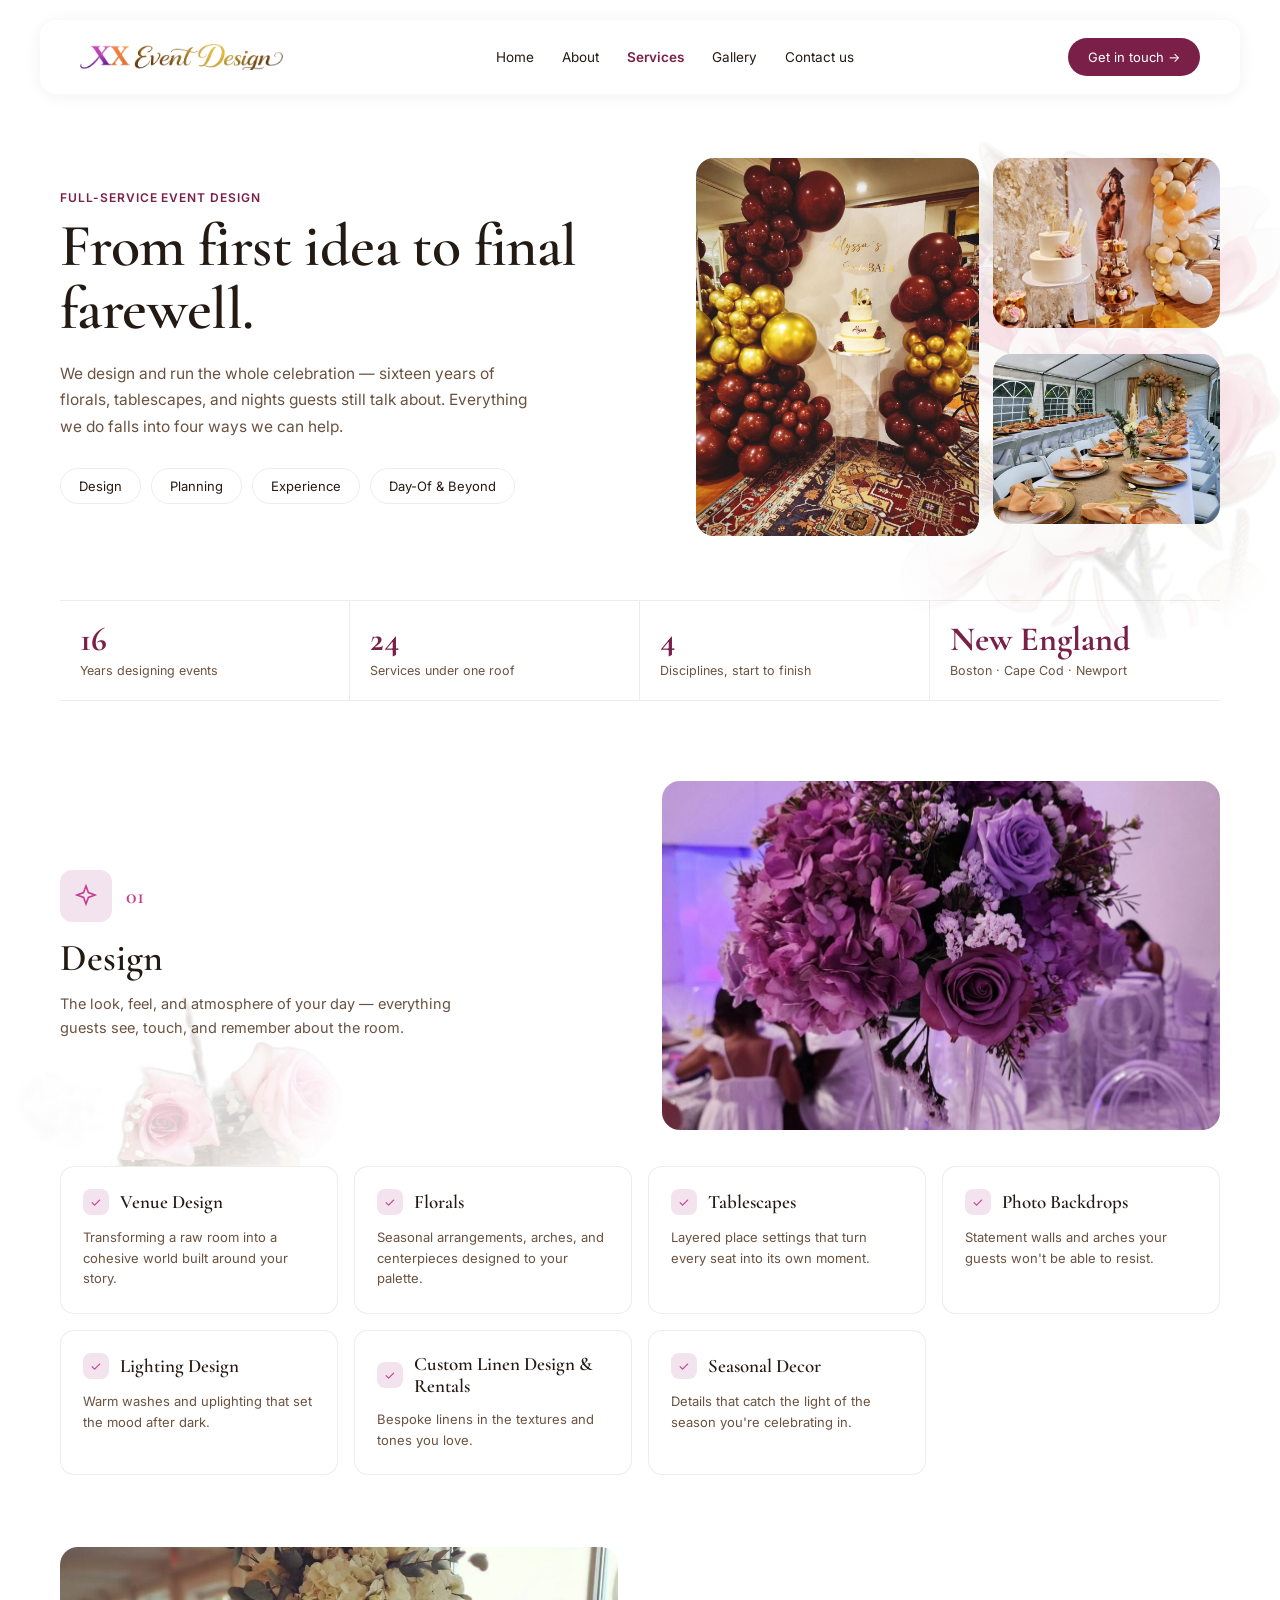
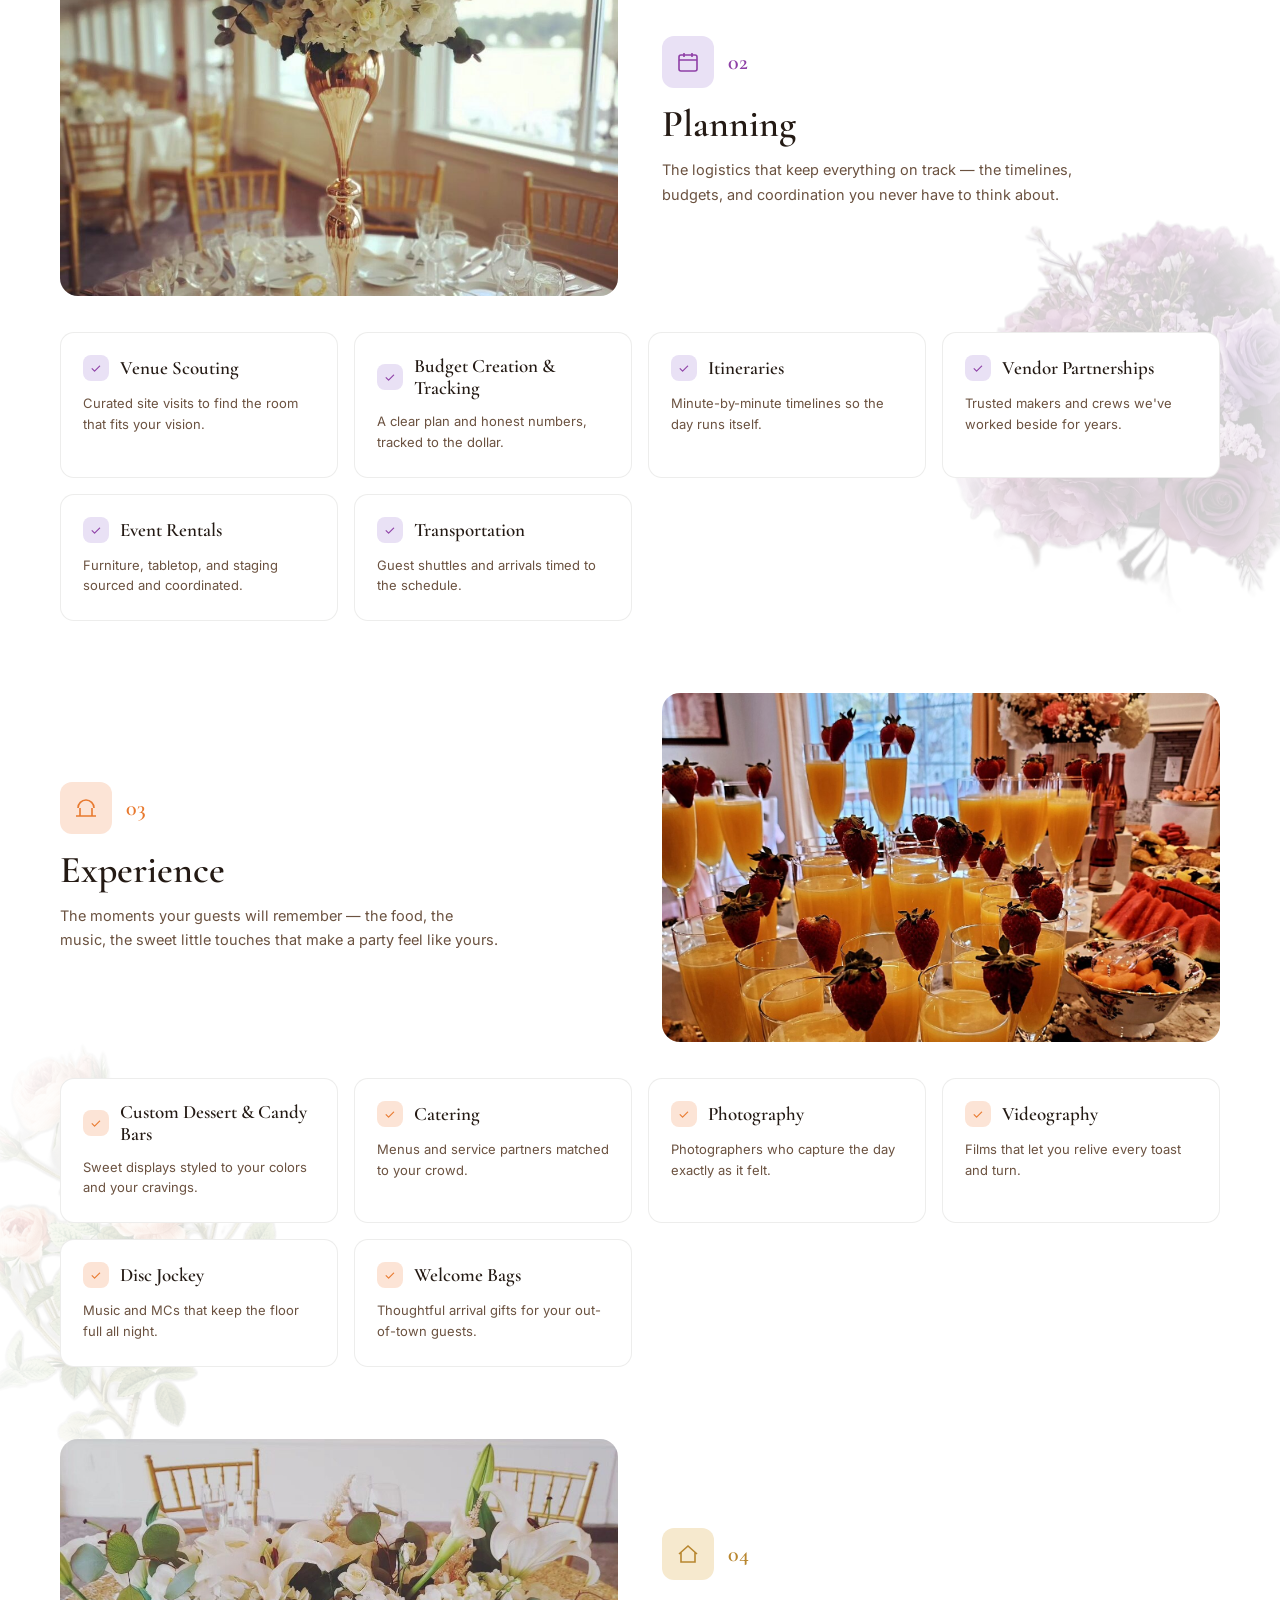
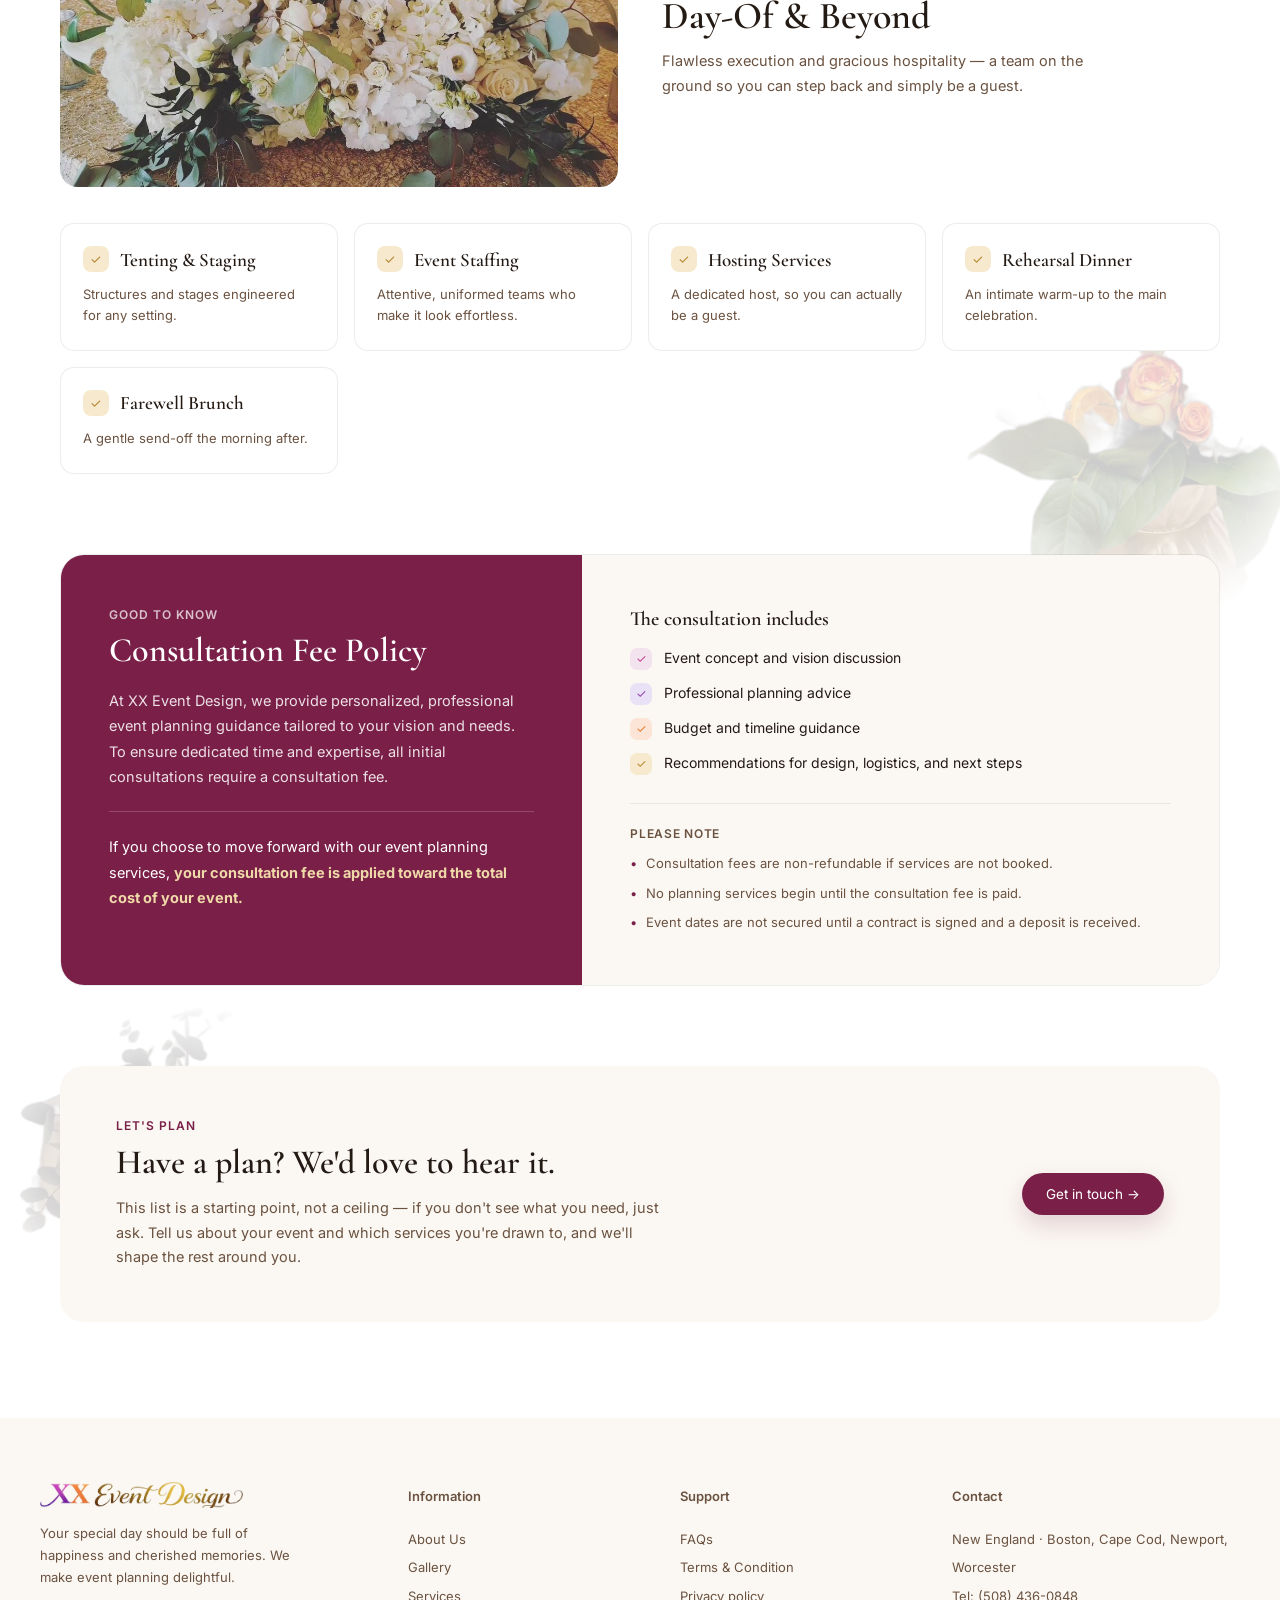
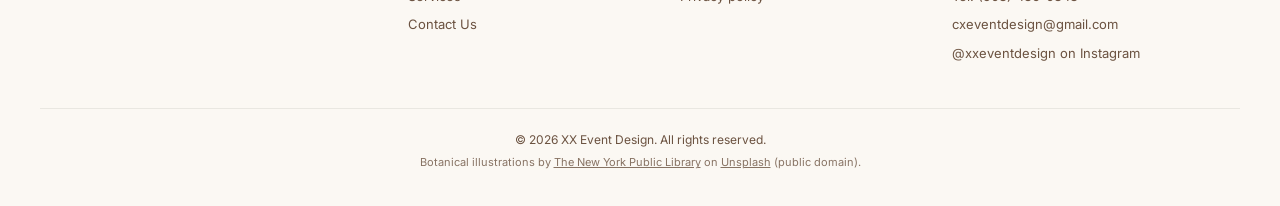
<file: site/services.html>
<!doctype html>
<html lang="en">
<head>
  <meta charset="utf-8" />
  <meta name="viewport" content="width=device-width, initial-scale=1" />
  <title>Event Planning Services in New England — Design, Planning &amp; Day-Of | XX Event Design</title>
  <meta name="description" content="24 event services under one roof — venue design, florals, tablescapes, venue scouting, catering, photography, DJ, staffing, and day-of coordination across Boston, Cape Cod &amp; Newport." />
  <link rel="canonical" href="https://www.xxeventdesign.com/services.html" />
  <link rel="icon" href="assets/logo-xx.png" type="image/png" />
  <meta property="og:type" content="website" />
  <meta property="og:site_name" content="XX Event Design" />
  <meta property="og:title" content="Event Planning Services in New England | XX Event Design" />
  <meta property="og:description" content="24 event services under one roof — design, planning, experience, and day-of coordination across Boston, Cape Cod &amp; Newport." />
  <meta property="og:url" content="https://www.xxeventdesign.com/services.html" />
  <meta property="og:image" content="https://www.xxeventdesign.com/assets/gallery/sweet-16-burgundy-gold-balloon-arch-cake.jpg" />
  <meta name="twitter:card" content="summary_large_image" />
  <link rel="stylesheet" href="css/style.css" />
  <script type="application/ld+json">
  {
    "@context": "https://schema.org",
    "@type": "BreadcrumbList",
    "itemListElement": [
      { "@type": "ListItem", "position": 1, "name": "Home", "item": "https://www.xxeventdesign.com/" },
      { "@type": "ListItem", "position": 2, "name": "Services", "item": "https://www.xxeventdesign.com/services.html" }
    ]
  }
  </script>
</head>
<body>

  <span id="top"></span>

  <!-- Page-wide floral decor (behind all content) -->
  <div class="page-decor" aria-hidden="true">
    <img class="floral f1" src="assets/magnolia.png" alt="" />
    <img class="floral f2" src="assets/floral-pink.png" alt="" />
    <img class="floral f3" src="assets/floral-purple.png" alt="" />
    <img class="floral f4" src="assets/roses.png" alt="" />
    <img class="floral f5" src="assets/floral-orange.png" alt="" />
    <img class="floral f6" src="assets/floral-white.png" alt="" />
  </div>

  <nav class="nav">
    <a class="nav-logo" href="index.html">
      <img class="nav-logo-full" src="assets/logo-wordmark.png" alt="XX Event Design" />
      <img class="nav-logo-mark" src="assets/logo-xx.png" alt="XX Event Design" />
    </a>
    <ul class="nav-links">
      <li><a href="index.html">Home</a></li>
      <li><a href="about.html">About</a></li>
      <li><a href="services.html" class="active">Services</a></li>
      <li><a href="gallery.html">Gallery</a></li>
      <li><a href="contact.html">Contact us</a></li>
    </ul>
    <a class="nav-cta" href="contact.html">Get in touch →</a>
    <button class="nav-toggle" id="navToggle" aria-label="Toggle menu" aria-expanded="false">
      <span></span><span></span><span></span>
    </button>
    <div class="nav-mobile-menu" id="navMobileMenu">
      <a href="index.html">Home</a>
      <a href="about.html">About</a>
      <a href="services.html">Services</a>
      <a href="gallery.html">Gallery</a>
      <a href="contact.html">Contact us</a>
    </div>
  </nav>

  <main>
    <!-- Hero -->
    <section class="svc-hero">
      <div>
        <div class="pill">Full-Service Event Design</div>
        <h1 class="section-title">From first idea to final farewell.</h1>
        <p>We design and run the whole celebration — sixteen years of florals, tablescapes, and nights guests still talk about. Everything we do falls into four ways we can help.</p>
        <div class="svc-hero-pills">
          <a href="#design">Design</a>
          <a href="#planning">Planning</a>
          <a href="#experience">Experience</a>
          <a href="#dayof">Day-Of &amp; Beyond</a>
        </div>
      </div>
      <div class="svc-collage">
        <div class="svc-collage-main"><img src="assets/gallery/sweet-16-burgundy-gold-balloon-arch-cake.jpg" alt="Burgundy and gold balloon arch with cake" /></div>
        <div class="svc-collage-sub"><img src="assets/gallery/graduation-rose-gold-cream-dessert-display.jpg" alt="Rose gold and cream dessert display" /></div>
        <div class="svc-collage-sub"><img src="assets/gallery/boho-orange-tan-outdoor-tent-long-table.jpg" alt="Boho outdoor tent long table setting" /></div>
      </div>
    </section>

    <!-- Overview counts -->
    <section class="svc-stats">
      <div class="svc-stats-grid">
        <div class="svc-stat">
          <div class="svc-stat-num">16</div>
          <div class="svc-stat-label">Years designing events</div>
        </div>
        <div class="svc-stat">
          <div class="svc-stat-num">24</div>
          <div class="svc-stat-label">Services under one roof</div>
        </div>
        <div class="svc-stat">
          <div class="svc-stat-num">4</div>
          <div class="svc-stat-label">Disciplines, start to finish</div>
        </div>
        <div class="svc-stat">
          <div class="svc-stat-num">New England</div>
          <div class="svc-stat-label">Boston · Cape Cod · Newport</div>
        </div>
      </div>
    </section>

    <!-- Category 01 · Design -->
    <section id="design" class="svc-category">
      <div class="svc-category-head">
        <div>
          <div class="svc-category-badge-row">
            <div class="svc-category-icon tone-0">
              <svg viewBox="0 0 24 24" width="24" height="24" fill="none" stroke="currentColor" stroke-width="1.6"><path d="M12 2l2.4 6.6L21 11l-6.6 2.4L12 20l-2.4-6.6L3 11l6.6-2.4L12 2z"/></svg>
            </div>
            <div class="svc-category-num tone-0">01</div>
          </div>
          <h2>Design</h2>
          <p>The look, feel, and atmosphere of your day — everything guests see, touch, and remember about the room.</p>
        </div>
        <div class="svc-category-photo"><img loading="lazy" src="assets/gallery/purple-lavender-rose-hydrangea-centerpiece.jpg" alt="Purple and lavender rose and hydrangea centerpiece" /></div>
      </div>
      <div class="svc-card-grid">
        <div class="svc-card">
          <div class="svc-card-head"><span class="svc-card-check tone-0">✓</span><span class="svc-card-name">Venue Design</span></div>
          <p class="svc-card-desc">Transforming a raw room into a cohesive world built around your story.</p>
        </div>
        <div class="svc-card">
          <div class="svc-card-head"><span class="svc-card-check tone-0">✓</span><span class="svc-card-name">Florals</span></div>
          <p class="svc-card-desc">Seasonal arrangements, arches, and centerpieces designed to your palette.</p>
        </div>
        <div class="svc-card">
          <div class="svc-card-head"><span class="svc-card-check tone-0">✓</span><span class="svc-card-name">Tablescapes</span></div>
          <p class="svc-card-desc">Layered place settings that turn every seat into its own moment.</p>
        </div>
        <div class="svc-card">
          <div class="svc-card-head"><span class="svc-card-check tone-0">✓</span><span class="svc-card-name">Photo Backdrops</span></div>
          <p class="svc-card-desc">Statement walls and arches your guests won't be able to resist.</p>
        </div>
        <div class="svc-card">
          <div class="svc-card-head"><span class="svc-card-check tone-0">✓</span><span class="svc-card-name">Lighting Design</span></div>
          <p class="svc-card-desc">Warm washes and uplighting that set the mood after dark.</p>
        </div>
        <div class="svc-card">
          <div class="svc-card-head"><span class="svc-card-check tone-0">✓</span><span class="svc-card-name">Custom Linen Design &amp; Rentals</span></div>
          <p class="svc-card-desc">Bespoke linens in the textures and tones you love.</p>
        </div>
        <div class="svc-card">
          <div class="svc-card-head"><span class="svc-card-check tone-0">✓</span><span class="svc-card-name">Seasonal Decor</span></div>
          <p class="svc-card-desc">Details that catch the light of the season you're celebrating in.</p>
        </div>
      </div>
    </section>

    <!-- Category 02 · Planning -->
    <section id="planning" class="svc-category">
      <div class="svc-category-head">
        <div class="svc-category-photo"><img loading="lazy" src="assets/gallery/gold-vase-white-rose-hydrangea-waterside-wedding.jpg" alt="Gold vase with white rose and hydrangea, waterside wedding" /></div>
        <div>
          <div class="svc-category-badge-row">
            <div class="svc-category-icon tone-1">
              <svg viewBox="0 0 24 24" width="24" height="24" fill="none" stroke="currentColor" stroke-width="1.6"><rect x="3" y="5" width="18" height="16" rx="2"/><path d="M3 10h18M8 3v4M16 3v4"/></svg>
            </div>
            <div class="svc-category-num tone-1">02</div>
          </div>
          <h2>Planning</h2>
          <p>The logistics that keep everything on track — the timelines, budgets, and coordination you never have to think about.</p>
        </div>
      </div>
      <div class="svc-card-grid">
        <div class="svc-card">
          <div class="svc-card-head"><span class="svc-card-check tone-1">✓</span><span class="svc-card-name">Venue Scouting</span></div>
          <p class="svc-card-desc">Curated site visits to find the room that fits your vision.</p>
        </div>
        <div class="svc-card">
          <div class="svc-card-head"><span class="svc-card-check tone-1">✓</span><span class="svc-card-name">Budget Creation &amp; Tracking</span></div>
          <p class="svc-card-desc">A clear plan and honest numbers, tracked to the dollar.</p>
        </div>
        <div class="svc-card">
          <div class="svc-card-head"><span class="svc-card-check tone-1">✓</span><span class="svc-card-name">Itineraries</span></div>
          <p class="svc-card-desc">Minute-by-minute timelines so the day runs itself.</p>
        </div>
        <div class="svc-card">
          <div class="svc-card-head"><span class="svc-card-check tone-1">✓</span><span class="svc-card-name">Vendor Partnerships</span></div>
          <p class="svc-card-desc">Trusted makers and crews we've worked beside for years.</p>
        </div>
        <div class="svc-card">
          <div class="svc-card-head"><span class="svc-card-check tone-1">✓</span><span class="svc-card-name">Event Rentals</span></div>
          <p class="svc-card-desc">Furniture, tabletop, and staging sourced and coordinated.</p>
        </div>
        <div class="svc-card">
          <div class="svc-card-head"><span class="svc-card-check tone-1">✓</span><span class="svc-card-name">Transportation</span></div>
          <p class="svc-card-desc">Guest shuttles and arrivals timed to the schedule.</p>
        </div>
      </div>
    </section>

    <!-- Category 03 · Experience -->
    <section id="experience" class="svc-category">
      <div class="svc-category-head">
        <div>
          <div class="svc-category-badge-row">
            <div class="svc-category-icon tone-2">
              <svg viewBox="0 0 24 24" width="24" height="24" fill="none" stroke="currentColor" stroke-width="1.6"><path d="M4 12a8 8 0 0116 0M2 20h20M6 20V12M18 20V12"/></svg>
            </div>
            <div class="svc-category-num tone-2">03</div>
          </div>
          <h2>Experience</h2>
          <p>The moments your guests will remember — the food, the music, the sweet little touches that make a party feel like yours.</p>
        </div>
        <div class="svc-category-photo"><img loading="lazy" src="assets/gallery/mimosa-bar-orange-strawberry-brunch.jpg" alt="Mimosa bar with orange juice and strawberries" /></div>
      </div>
      <div class="svc-card-grid">
        <div class="svc-card">
          <div class="svc-card-head"><span class="svc-card-check tone-2">✓</span><span class="svc-card-name">Custom Dessert &amp; Candy Bars</span></div>
          <p class="svc-card-desc">Sweet displays styled to your colors and your cravings.</p>
        </div>
        <div class="svc-card">
          <div class="svc-card-head"><span class="svc-card-check tone-2">✓</span><span class="svc-card-name">Catering</span></div>
          <p class="svc-card-desc">Menus and service partners matched to your crowd.</p>
        </div>
        <div class="svc-card">
          <div class="svc-card-head"><span class="svc-card-check tone-2">✓</span><span class="svc-card-name">Photography</span></div>
          <p class="svc-card-desc">Photographers who capture the day exactly as it felt.</p>
        </div>
        <div class="svc-card">
          <div class="svc-card-head"><span class="svc-card-check tone-2">✓</span><span class="svc-card-name">Videography</span></div>
          <p class="svc-card-desc">Films that let you relive every toast and turn.</p>
        </div>
        <div class="svc-card">
          <div class="svc-card-head"><span class="svc-card-check tone-2">✓</span><span class="svc-card-name">Disc Jockey</span></div>
          <p class="svc-card-desc">Music and MCs that keep the floor full all night.</p>
        </div>
        <div class="svc-card">
          <div class="svc-card-head"><span class="svc-card-check tone-2">✓</span><span class="svc-card-name">Welcome Bags</span></div>
          <p class="svc-card-desc">Thoughtful arrival gifts for your out-of-town guests.</p>
        </div>
      </div>
    </section>

    <!-- Category 04 · Day-Of & Beyond -->
    <section id="dayof" class="svc-category">
      <div class="svc-category-head">
        <div class="svc-category-photo"><img loading="lazy" src="assets/gallery/white-wedding-sweetheart-table-lily-rose-gold.jpg" alt="White and gold wedding sweetheart table" /></div>
        <div>
          <div class="svc-category-badge-row">
            <div class="svc-category-icon tone-3">
              <svg viewBox="0 0 24 24" width="24" height="24" fill="none" stroke="currentColor" stroke-width="1.6"><path d="M3 12l9-8 9 8M5 10v10h14V10"/></svg>
            </div>
            <div class="svc-category-num tone-3">04</div>
          </div>
          <h2>Day-Of &amp; Beyond</h2>
          <p>Flawless execution and gracious hospitality — a team on the ground so you can step back and simply be a guest.</p>
        </div>
      </div>
      <div class="svc-card-grid">
        <div class="svc-card">
          <div class="svc-card-head"><span class="svc-card-check tone-3">✓</span><span class="svc-card-name">Tenting &amp; Staging</span></div>
          <p class="svc-card-desc">Structures and stages engineered for any setting.</p>
        </div>
        <div class="svc-card">
          <div class="svc-card-head"><span class="svc-card-check tone-3">✓</span><span class="svc-card-name">Event Staffing</span></div>
          <p class="svc-card-desc">Attentive, uniformed teams who make it look effortless.</p>
        </div>
        <div class="svc-card">
          <div class="svc-card-head"><span class="svc-card-check tone-3">✓</span><span class="svc-card-name">Hosting Services</span></div>
          <p class="svc-card-desc">A dedicated host, so you can actually be a guest.</p>
        </div>
        <div class="svc-card">
          <div class="svc-card-head"><span class="svc-card-check tone-3">✓</span><span class="svc-card-name">Rehearsal Dinner</span></div>
          <p class="svc-card-desc">An intimate warm-up to the main celebration.</p>
        </div>
        <div class="svc-card">
          <div class="svc-card-head"><span class="svc-card-check tone-3">✓</span><span class="svc-card-name">Farewell Brunch</span></div>
          <p class="svc-card-desc">A gentle send-off the morning after.</p>
        </div>
      </div>
    </section>

    <!-- Consultation Fee Policy -->
    <section class="svc-policy">
      <div class="svc-policy-card">
        <div class="svc-policy-left">
          <div class="pill">Good to Know</div>
          <h2>Consultation Fee Policy</h2>
          <p>At XX Event Design, we provide personalized, professional event planning guidance tailored to your vision and needs. To ensure dedicated time and expertise, all initial consultations require a consultation fee.</p>
          <div class="svc-policy-note">
            <p>If you choose to move forward with our event planning services, <strong>your consultation fee is applied toward the total cost of your event.</strong></p>
          </div>
        </div>
        <div class="svc-policy-right">
          <div>
            <div class="svc-policy-right-title">The consultation includes</div>
            <div class="svc-policy-check-list">
              <div class="svc-policy-check-item">
                <span class="svc-policy-check-badge tone-0">✓</span>
                <span>Event concept and vision discussion</span>
              </div>
              <div class="svc-policy-check-item">
                <span class="svc-policy-check-badge tone-1">✓</span>
                <span>Professional planning advice</span>
              </div>
              <div class="svc-policy-check-item">
                <span class="svc-policy-check-badge tone-2">✓</span>
                <span>Budget and timeline guidance</span>
              </div>
              <div class="svc-policy-check-item">
                <span class="svc-policy-check-badge tone-3">✓</span>
                <span>Recommendations for design, logistics, and next steps</span>
              </div>
            </div>
          </div>
          <div class="svc-policy-notes">
            <div class="svc-policy-notes-title">Please note</div>
            <ul>
              <li>Consultation fees are non-refundable if services are not booked.</li>
              <li>No planning services begin until the consultation fee is paid.</li>
              <li>Event dates are not secured until a contract is signed and a deposit is received.</li>
            </ul>
          </div>
        </div>
      </div>
    </section>

    <!-- Not seeing it note + CTA -->
    <section class="cta-banner">
      <div class="cta-banner-card">
        <div>
          <div class="pill">Let's Plan</div>
          <h2 class="section-title">Have a plan? We'd love to hear it.</h2>
          <p>This list is a starting point, not a ceiling — if you don't see what you need, just ask. Tell us about your event and which services you're drawn to, and we'll shape the rest around you.</p>
        </div>
        <a href="contact.html" class="btn btn-primary">Get in touch →</a>
      </div>
    </section>
  </main>

  <footer class="footer">
    <div class="footer-grid">
      <div class="footer-about">
        <img src="assets/logo-wordmark.png" alt="XX Event Design" />
        <p>Your special day should be full of happiness and cherished memories. We make event
          planning delightful.</p>
      </div>
      <div class="footer-col">
        <div class="footer-col-title">Information</div>
        <div><a href="about.html">About Us</a></div>
        <div><a href="gallery.html">Gallery</a></div>
        <div><a href="services.html">Services</a></div>
        <div><a href="contact.html">Contact Us</a></div>
      </div>
      <div class="footer-col">
        <div class="footer-col-title">Support</div>
        <div><a href="#">FAQs</a></div>
        <div><a href="#">Terms &amp; Condition</a></div>
        <div><a href="#">Privacy policy</a></div>
      </div>
      <div class="footer-col">
        <div class="footer-col-title">Contact</div>
        <div>New England · Boston, Cape Cod, Newport, Worcester<br />Tel: (508) 436-0848<br />cxeventdesign@gmail.com<br /><a href="https://www.instagram.com/xxeventdesign/" target="_blank" rel="noopener">@xxeventdesign on Instagram</a></div>
      </div>
    </div>
    <div class="footer-bottom">
      © 2026 XX Event Design. All rights reserved.
      <br />
      <span class="footer-credit">Botanical illustrations by
        <a href="https://unsplash.com/@nypl" target="_blank" rel="noopener">The New York Public Library</a>
        on <a href="https://unsplash.com/" target="_blank" rel="noopener">Unsplash</a> (public domain).</span>
    </div>
  </footer>

  <script src="js/main.js"></script>
</body>
</html>
</file>
<file: css/style.css>
@import url('https://fonts.googleapis.com/css2?family=Cormorant+Garamond:ital,wght@0,500;0,600;0,700;1,500&family=Inter:wght@400;500;600&display=swap');

:root {
  --magenta: #C43D8E;
  --purple: #8E3FA6;
  --purple-dk: #6B2C82;
  --orange: #E8792E;
  --orange-dk: #C75A16;
  --gold: #D9A441;
  --gold-dk: #8B5E2E;
  --burgundy: #7A2048;
  --ink: #241A14;
  --ink-soft: #6B5240;
  --ink-faint: #8A7460;
  --bg: #FFFFFF;
  --bg-tint: #FBF8F3;
  --rule: rgba(36, 26, 20, 0.08);
  --accent: var(--burgundy);
  --frame-accent: color-mix(in srgb, var(--burgundy) 48%, white);
  --serif: "Cormorant Garamond", "Playfair Display", Georgia, serif;
  --sans: "Inter", system-ui, sans-serif;
  --gradient: linear-gradient(115deg, #C43D8E 0%, #8E3FA6 32%, #E8792E 68%, #D9A441 100%);
}

* { box-sizing: border-box; }

html { scroll-behavior: smooth; background: var(--bg); }

body {
  margin: 0;
  position: relative;
  background: transparent;
  color: var(--ink);
  font-family: var(--sans);
  overflow-x: hidden;
  -webkit-font-smoothing: antialiased;
}

img { max-width: 100%; display: block; }

.container {
  max-width: 1240px;
  margin: 0 auto;
  padding: 0 40px;
}

@media (max-width: 820px) { .container { padding: 0 24px; } }
@media (max-width: 480px) { .container { padding: 0 16px; } }

/* ---------- Nav ---------- */
.nav {
  display: flex;
  align-items: center;
  justify-content: space-between;
  padding: 18px 40px;
  background: var(--bg);
  border-radius: 16px;
  margin: 20px 40px 0;
  box-shadow: 0 2px 16px rgba(36, 26, 20, 0.06);
  position: sticky;
  top: 20px;
  z-index: 50;
}

.nav-logo img { height: 26px; width: auto; object-fit: contain; }

.nav-logo-mark { display: none; }

.nav-links {
  display: flex;
  gap: 28px;
  font-size: 13.5px;
  list-style: none;
  margin: 0;
  padding: 0;
}

.nav-links a {
  color: var(--ink);
  text-decoration: none;
  cursor: pointer;
}

.nav-links a.active { color: var(--accent); font-weight: 600; }

.nav-cta {
  padding: 11px 20px;
  border-radius: 24px;
  background: var(--accent);
  color: var(--bg);
  border: none;
  font-size: 13px;
  cursor: pointer;
  font-family: var(--sans);
  text-decoration: none;
  display: inline-flex;
  align-items: center;
  gap: 6px;
}

.nav-cta:hover { box-shadow: 0 6px 18px rgba(122, 32, 72, 0.25); }

.nav-toggle {
  display: none;
  width: 40px;
  height: 40px;
  border: none;
  background: transparent;
  flex-direction: column;
  gap: 4px;
  align-items: center;
  justify-content: center;
  cursor: pointer;
}

.nav-toggle span { width: 18px; height: 1.5px; background: var(--ink); }

.nav-mobile-menu {
  display: none;
  position: absolute;
  top: 64px;
  left: 12px;
  right: 12px;
  background: var(--bg);
  border-radius: 12px;
  box-shadow: 0 8px 32px rgba(36, 26, 20, 0.15);
  padding: 16px;
  flex-direction: column;
  gap: 4px;
  z-index: 30;
}

.nav-mobile-menu.open {
  display: flex;
  animation: navSlide 0.25s ease;
}

.nav-mobile-menu a {
  padding: 12px 8px;
  font-size: 15px;
  color: var(--ink);
  text-decoration: none;
  border-bottom: 1px solid var(--rule);
}

@keyframes navSlide {
  from { opacity: 0; transform: translateY(-8px); }
  to { opacity: 1; transform: translateY(0); }
}

@media (max-width: 820px) {
  .nav { margin: 16px 20px 0; padding: 16px 28px; }
  .nav-links, .nav-cta { display: none; }
  .nav-toggle { display: flex; }
  .nav-logo-full { display: none; }
  .nav-logo-mark { display: block; height: 30px; }
}

@media (max-width: 480px) {
  .nav { margin: 12px 12px 0; padding: 14px 18px; }
  .nav-logo-mark { height: 26px; }
}

/* ---------- Type helpers ---------- */
.pill {
  font-size: 12px;
  letter-spacing: 0.08em;
  color: var(--accent);
  font-weight: 600;
  margin-bottom: 10px;
  text-transform: uppercase;
}

h1, h2, h3 { font-family: var(--serif); font-weight: 600; margin: 0; }

.section-title { font-size: 34px; margin: 0 0 12px; line-height: 1.2; }
@media (max-width: 820px) { .section-title { font-size: 30px; } }
@media (max-width: 480px) { .section-title { font-size: 26px; } }

.section-lead {
  font-size: 14px;
  color: var(--ink-soft);
  max-width: 460px;
  margin: 0 auto 48px;
  line-height: 1.7;
}

/* ---------- Buttons ---------- */
.btn {
  padding: 13px 24px;
  border-radius: 24px;
  font-size: 13.5px;
  font-family: var(--sans);
  cursor: pointer;
  text-decoration: none;
  display: inline-flex;
  align-items: center;
  gap: 6px;
  border: 1px solid var(--rule);
  background: transparent;
  color: var(--ink);
  transition: transform 0.15s ease, box-shadow 0.15s ease;
}

.btn-primary { background: var(--accent); color: var(--bg); border: none; }

.btn:hover { transform: translateY(-2px); }
.btn-primary:hover { box-shadow: 0 10px 24px rgba(122, 32, 72, 0.25); }

/* ---------- Hero ---------- */
.hero {
  padding: 48px 40px;
  text-align: center;
  display: flex;
  flex-direction: column;
  align-items: center;
  justify-content: center;
  gap: 20px;
}

.hero-logo { margin: 0 auto; max-width: 480px; }
.hero-logo img { width: 100%; height: auto; display: block; margin: 0 auto; }

.hero p {
  font-size: 15px;
  color: var(--ink-soft);
  max-width: 480px;
  margin: 0 auto;
  line-height: 1.6;
}

.hero-actions {
  display: flex;
  gap: 12px;
  justify-content: center;
  flex-wrap: wrap;
}

/* Only fit the whole hero into one screen on desktop-sized viewports that
   are also tall enough to scale down cleanly; shorter/in-between windows
   (tablets, resized dev tools) just flow naturally and scroll instead. */
@media (min-width: 821px) and (min-height: 700px) {
  .hero {
    min-height: calc(100vh - 100px);
    padding: 16px 40px;
    gap: clamp(6px, 1.8vh, 20px);
  }
  .hero-logo { max-width: clamp(200px, 34vh, 480px); }
  .hero p { font-size: clamp(12.5px, 1.6vh, 15px); }
}

@media (max-width: 820px) {
  .hero { padding: 48px 24px; }
  .hero-logo { max-width: 380px; }
}

/* Short tablet/dev-tools viewports: scale the hero down to fit instead of
   leaving it full-size and forcing a long scroll. */
@media (max-width: 820px) and (max-height: 699px) {
  .hero {
    min-height: calc(100vh - 90px);
    padding: 12px 24px;
    gap: clamp(4px, 1.8vh, 16px);
  }
  .hero-logo { max-width: clamp(140px, 32vh, 380px); }
  .hero p { font-size: clamp(11px, 1.6vh, 14px); }
}

@media (max-width: 480px) {
  .hero { padding: 32px 16px; }
  .hero p { font-size: 14px; }
  .hero-logo { max-width: 280px; }
}

/* ---------- Corner frame accent ---------- */
/* An L-shaped bracket offset outward past one corner: only two adjacent
   edges are drawn, and they stop short of the far corners so the frame
   reads as an open corner accent, not a rectangle around the card. */
.frame {
  position: relative;
  overflow: visible;
  isolation: isolate;
}

.frame > .photo {
  position: relative;
  z-index: 1;
}

.frame::before {
  content: "";
  position: absolute;
  z-index: 0;
  width: calc(100% - 24px);
  height: calc(100% - 18px);
  pointer-events: none;

  border-style: solid;
  border-color: var(--frame-accent);
  border-width: 0;
}

.frame-tl::before {
  top: -18px;
  left: -18px;
  border-top-width: 2px;
  border-left-width: 2px;
  border-top-left-radius: 32px;
  -webkit-mask-image: radial-gradient(circle farthest-side at top left, #000 30%, transparent 92%);
          mask-image: radial-gradient(circle farthest-side at top left, #000 30%, transparent 92%);
}

.frame-tr::before {
  top: -18px;
  right: -18px;
  border-top-width: 2px;
  border-right-width: 2px;
  border-top-right-radius: 32px;
  -webkit-mask-image: radial-gradient(circle farthest-side at top right, #000 30%, transparent 92%);
          mask-image: radial-gradient(circle farthest-side at top right, #000 30%, transparent 92%);
}

.frame-br::before {
  right: -18px;
  bottom: -18px;
  border-right-width: 2px;
  border-bottom-width: 2px;
  border-bottom-right-radius: 32px;
  -webkit-mask-image: radial-gradient(circle farthest-side at bottom right, #000 30%, transparent 92%);
          mask-image: radial-gradient(circle farthest-side at bottom right, #000 30%, transparent 92%);
}

.frame-bl::before {
  left: -18px;
  bottom: -18px;
  border-left-width: 2px;
  border-bottom-width: 2px;
  border-bottom-left-radius: 32px;
  -webkit-mask-image: radial-gradient(circle farthest-side at bottom left, #000 30%, transparent 92%);
          mask-image: radial-gradient(circle farthest-side at bottom left, #000 30%, transparent 92%);
}

/* Below ~900px the sections stack tightly and these corner accents no
   longer have room to breathe — the offset border reads as a stray line
   crossing the page rather than a subtle corner wrap, so drop it. */
@media (max-width: 900px) {
  .frame::before { display: none; }
}

/* ---------- Botanical decorations ---------- */
/* Vintage botanical illustrations bled off section corners, behind the
   content. mix-blend-mode: multiply drops the cream paper into the page so
   only the flowers show, softly faded. Purely decorative. */
/* Page-wide decor layer: floral prints float behind ALL content across the
   whole page (not clipped inside any section). Each is soft-masked so it
   dissolves into the background - a faint watercolour wash, never a boxed
   crop. Vertical positions are % of the full page so they scale with it. */
.page-decor {
  position: absolute;
  inset: 0;
  z-index: -1;
  overflow: hidden;
  pointer-events: none;
}

.floral {
  position: absolute;
  width: 460px;
  height: auto;
  opacity: 0.2;
  filter: saturate(0.82);
  -webkit-mask-image: radial-gradient(58% 58% at 50% 44%, #000 46%, transparent 82%);
          mask-image: radial-gradient(58% 58% at 50% 44%, #000 46%, transparent 82%);
}

.floral.f1 { top: 1%;  right: -70px; width: 540px; }
.floral.f2 { top: 16%; left: -90px; }
.floral.f3 { top: 34%; right: -80px; }
.floral.f4 { top: 52%; left: -80px; }
.floral.f5 { top: 68%; right: -70px; }
.floral.f6 { top: 84%; left: -70px; }

@media (max-width: 820px) {
  .floral { width: 280px; opacity: 0.16; }
  .floral.f1 { width: 320px; }
}

@media (max-width: 480px) {
  .floral { width: 180px; opacity: 0.13; }
  .floral.f1 { width: 210px; }
}

/* ---------- Photo placeholder ---------- */
.photo {
  position: relative;
  overflow: hidden;
  background-size: cover;
}

.photo::before {
  content: '';
  position: absolute;
  inset: 0;
  background-image: repeating-linear-gradient(35deg, rgba(255,255,255,0.6) 0 1.2px, transparent 1.2px 6px);
  opacity: 0.18;
}

/* Real photo fills the same box as the gradient placeholder; suppress the
   placeholder texture and stretch to cover. */
.photo.has-img::before { display: none; }
.photo.has-img img { width: 100%; height: 100%; object-fit: cover; display: block; }

.photo-label {
  position: absolute;
  left: 12px;
  bottom: 10px;
  font-family: ui-monospace, "JetBrains Mono", monospace;
  font-size: 10px;
  letter-spacing: 0.08em;
  color: rgba(255, 255, 255, 0.92);
  text-transform: uppercase;
  background: rgba(0, 0, 0, 0.18);
  padding: 4px 8px;
  border-radius: 2px;
  backdrop-filter: blur(4px);
  z-index: 1;
}

.hue-warm  { background-image: linear-gradient(135deg, #F5D4B5 0%, #EFAA84 45%, #D87850 100%); }
.hue-blush { background-image: linear-gradient(135deg, #F4D1D4 0%, #E8AAB1 45%, #C97987 100%); }
.hue-plum  { background-image: linear-gradient(135deg, #D8B7DE 0%, #B17BBE 45%, #7B2E89 100%); }
.hue-ember { background-image: linear-gradient(135deg, #F5C29A 0%, #EF8F4A 45%, #A8420F 100%); }
.hue-sage  { background-image: linear-gradient(135deg, #CFD9C2 0%, #A4B393 45%, #6F8463 100%); }
.hue-night { background-image: linear-gradient(135deg, #5A3A52 0%, #3A2030 45%, #1A0E18 100%); }
.hue-cream { background-image: linear-gradient(135deg, #F5EBDA 0%, #E8D6B8 45%, #C8A77A 100%); }

/* ---------- Photo strip ---------- */
.photo-strip {
  padding: 48px 40px 80px;
}

.photo-strip-grid {
  display: flex;
  align-items: flex-end;
  gap: 14px;
}

.strip-item {
  flex: 1 1 0;
  min-width: 0;
  position: relative;
}

.strip-item .photo { border-radius: 20px; width: 100%; height: 100%; }

.strip-item:nth-child(odd)  { height: 340px; }
.strip-item:nth-child(even) { height: 220px; }

@media (max-width: 820px) {
  .photo-strip { padding: 36px 0 64px; }

  .photo-strip-grid {
    flex-wrap: nowrap;
    align-items: stretch;
    overflow-x: auto;
    scroll-snap-type: x mandatory;
    -webkit-overflow-scrolling: touch;
    scrollbar-width: none;
    padding: 0 24px;
    gap: 12px;
  }

  .photo-strip-grid::-webkit-scrollbar { display: none; }

  .strip-item {
    flex: 0 0 70%;
    scroll-snap-align: start;
    height: 320px;
  }

  .strip-item:nth-child(odd),
  .strip-item:nth-child(even) { height: 320px; }

  .strip-item:first-child { scroll-margin-left: 24px; }
}

@media (max-width: 480px) {
  .photo-strip { padding: 28px 0 48px; }
  .photo-strip-grid { padding: 0 16px; }
  .strip-item { flex-basis: 78%; height: 260px; }
  .strip-item:nth-child(odd),
  .strip-item:nth-child(even) { height: 260px; }
}

/* ---------- About ---------- */
.about {
  padding: 0 40px 96px;
  max-width: 1240px;
  margin: 0 auto;
  display: grid;
  grid-template-columns: 1fr 1fr;
  gap: 56px;
  align-items: center;
}

.about-collage {
  display: grid;
  grid-template-columns: 1.3fr 1fr;
  gap: 12px;
}

.about-collage-main .photo { border-radius: 12px; aspect-ratio: 3 / 4; }
.about-collage-side { display: grid; gap: 12px; }
.about-collage-side .photo { border-radius: 12px; aspect-ratio: 1 / 1; }

.about-copy p {
  font-size: 14px;
  color: var(--ink-soft);
  line-height: 1.7;
  margin-bottom: 20px;
  max-width: 440px;
}

.about-more-link {
  display: inline-flex;
  align-items: center;
  gap: 6px;
  font-size: 13.5px;
  color: var(--accent);
  text-decoration: none;
  font-weight: 600;
  margin-bottom: 28px;
}

.about-points { display: grid; gap: 20px; }

.about-point {
  display: flex;
  gap: 16px;
}

.badge-icon {
  width: 44px;
  height: 44px;
  border-radius: 10px;
  display: flex;
  align-items: center;
  justify-content: center;
  flex: 0 0 auto;
  color: var(--accent);
}

.badge-icon svg { width: 20px; height: 20px; }

.badge-icon.bg-0 { background: #F3E3EE; }
.badge-icon.bg-1 { background: #E9E1F5; }
.badge-icon.bg-2 { background: #FCE4D6; }
.badge-icon.bg-3 { background: #F6E9CE; }

.about-point-title { font-weight: 600; font-size: 15px; }
.about-point-body { font-size: 13.5px; color: var(--ink-soft); margin-top: 4px; line-height: 1.6; }

@media (max-width: 820px) {
  .about { padding: 0 24px 72px; gap: 36px; }
}

@media (max-width: 820px) and (min-width: 481px) {
  .about { grid-template-columns: 1fr 1fr; }
}

@media (max-width: 480px) {
  .about { padding: 0 16px 48px; gap: 32px; grid-template-columns: 1fr; }
}

/* ---------- Services ---------- */
.services {
  padding: 80px 40px;
  background: transparent;
  text-align: center;
}

.services-grid {
  display: grid;
  grid-template-columns: repeat(4, 1fr);
  gap: 20px;
  max-width: 1180px;
  margin: 0 auto;
}

.service-card {
  text-align: left;
  padding: 24px;
  border-radius: 14px;
  border: 1px solid var(--rule);
  transition: transform 0.16s ease, box-shadow 0.16s ease;
}

a.service-card { display: block; text-decoration: none; color: inherit; }
a.service-card:hover { transform: translateY(-3px); box-shadow: 0 14px 30px rgba(36, 26, 20, 0.08); }

.service-card h3 { font-size: 17px; margin: 18px 0 8px; }

.service-card p {
  font-size: 13px;
  color: var(--ink-soft);
  line-height: 1.6;
  margin: 0 0 10px;
}

.service-card-tags { font-size: 11.5px; color: var(--ink-faint); margin: 0 0 14px; }

.service-card a, .card-link {
  font-size: 13px;
  color: var(--accent);
  text-decoration: none;
  cursor: pointer;
}

@media (max-width: 820px) {
  .services { padding: 64px 24px; }
  .services-grid { grid-template-columns: repeat(2, 1fr); }
}

@media (max-width: 480px) {
  .services { padding: 48px 16px; }
  .services-grid { grid-template-columns: 1fr; }
}

.services-teaser-actions {
  display: flex;
  justify-content: center;
  margin-top: 40px;
}

.services-full { padding-top: 8px; }

.services-list-grid {
  display: grid;
  grid-template-columns: repeat(3, 1fr);
  gap: 14px;
  max-width: 900px;
  margin: 0 auto;
  text-align: left;
}

.service-item {
  display: flex;
  align-items: center;
  gap: 10px;
  padding: 16px 18px;
  border-radius: 12px;
  border: 1px solid var(--rule);
  font-size: 14px;
  font-weight: 500;
}

.service-item-check {
  flex: 0 0 auto;
  width: 22px;
  height: 22px;
  border-radius: 50%;
  display: flex;
  align-items: center;
  justify-content: center;
  font-size: 11px;
  color: var(--bg);
  background: var(--accent);
}

@media (max-width: 820px) {
  .services-list-grid { grid-template-columns: repeat(2, 1fr); }
}

@media (max-width: 480px) {
  .services-list-grid { grid-template-columns: 1fr; }
}

/* ---------- Pricing ---------- */
.pricing {
  padding: 80px 40px 96px;
  text-align: center;
}

.pricing-grid {
  display: grid;
  grid-template-columns: repeat(3, 1fr);
  gap: 20px;
  max-width: 980px;
  margin: 40px auto 0;
}

.price-card {
  text-align: left;
  padding: 28px;
  border-radius: 16px;
  border: 1px solid var(--rule);
  background: var(--bg);
}

.price-card.featured {
  border-color: var(--accent);
  transform: scale(1.04);
  box-shadow: 0 20px 48px rgba(122, 32, 72, 0.14);
}

.price-amount { font-family: var(--serif); font-size: 34px; font-weight: 700; color: var(--accent); }
.price-card h3 { font-size: 19px; margin: 14px 0 16px; }

.price-features {
  list-style: none;
  padding: 0;
  margin: 0 0 24px;
  font-size: 13px;
  color: var(--ink-soft);
  line-height: 2.1;
}

.price-features li { display: flex; gap: 8px; }
.price-features li::before { content: '✓'; color: var(--accent); }

.price-btn {
  width: 100%;
  padding: 13px 0;
  border-radius: 24px;
  font-size: 13px;
  cursor: pointer;
  font-family: var(--sans);
  background: transparent;
  color: var(--ink);
  border: 1px solid var(--rule);
}

.price-card.featured .price-btn { background: var(--accent); color: var(--bg); border: none; }

@media (max-width: 820px) {
  .pricing { padding: 64px 24px 72px; }
}

@media (max-width: 480px) {
  .pricing { padding: 48px 16px 56px; }
  .pricing-grid { grid-template-columns: 1fr; }
  .price-card.featured { transform: none; }
}

/* ---------- Testimonial ---------- */
.testimonial {
  padding: 80px 40px;
  max-width: 1180px;
  margin: 0 auto;
}

.testimonial-head {
  display: flex;
  justify-content: space-between;
  align-items: baseline;
  flex-wrap: wrap;
  gap: 12px;
  margin-bottom: 40px;
}

.testimonial-head h2 { font-size: 30px; }
.testimonial-head h2 em { font-style: italic; }

.testimonial-grid {
  display: grid;
  grid-template-columns: 1fr 1fr;
  gap: 40px;
  align-items: center;
}

.testimonial-grid h3 { font-size: 22px; margin: 0 0 16px; }
.testimonial-grid p { font-size: 14px; line-height: 1.8; color: var(--ink-soft); margin-bottom: 14px; }
.testimonial-who { margin-top: 24px; font-weight: 600; }
.testimonial-event { font-size: 13px; color: var(--ink-soft); }
.testimonial-photo .photo { border-radius: 16px; aspect-ratio: 4 / 5; }

@media (max-width: 820px) {
  .testimonial { padding: 64px 24px; }
  .testimonial-head h2, .section-title { font-size: 26px; }
}

@media (max-width: 480px) {
  .testimonial { padding: 48px 16px; }
  .testimonial-grid { grid-template-columns: 1fr; }
  .testimonial-head h2 { font-size: 22px; }
}

/* ---------- Gallery ---------- */
.gallery {
  padding: 80px 40px;
  background: transparent;
  text-align: center;
}

.gallery-grid {
  display: grid;
  grid-template-columns: repeat(4, 1fr);
  grid-auto-rows: 220px;
  gap: 16px;
  max-width: 1240px;
  margin: 0 auto;
}

.gallery-item {
  position: relative;
  border-radius: 14px;
  overflow: hidden;
  cursor: pointer;
}

.gallery-item.tall { grid-row: span 2; }

.gallery-item img {
  width: 100%;
  height: 100%;
  object-fit: cover;
  display: block;
  transition: transform 0.35s ease;
}

.gallery-item:hover img { transform: scale(1.06); }

.gallery-teaser-actions {
  display: flex;
  gap: 14px;
  justify-content: center;
  flex-wrap: wrap;
  margin-top: 32px;
}

.btn-insta {
  border-color: var(--rule);
  color: var(--ink);
}

.btn-insta svg { flex: 0 0 auto; }

@media (max-width: 820px) {
  .gallery { padding: 64px 24px; }
  .gallery-grid { grid-template-columns: repeat(2, 1fr); grid-auto-rows: 180px; }
}

@media (max-width: 480px) {
  .gallery { padding: 48px 16px; }
  .gallery-grid { grid-template-columns: repeat(2, 1fr); grid-auto-rows: 140px; gap: 10px; }
}

/* ---------- Contact info strip ---------- */
.contact-info { padding: 40px 40px 8px; max-width: 1180px; margin: 0 auto; }

.contact-info-grid {
  display: grid;
  grid-template-columns: repeat(3, 1fr);
  gap: 20px;
}

.contact-info-card {
  padding: 24px;
  border-radius: 14px;
  border: 1px solid var(--rule);
}

.contact-info-card .badge-icon { margin-bottom: 14px; }
.contact-info-title { font-weight: 600; font-size: 15px; margin-bottom: 6px; }
.contact-info-body { font-size: 13.5px; color: var(--ink-soft); }

@media (max-width: 820px) {
  .contact-info { padding: 32px 24px 4px; }
  .contact-info-grid { grid-template-columns: 1fr; }
}

@media (max-width: 480px) {
  .contact-info { padding: 24px 16px 4px; }
}

/* ---------- Contact ---------- */
.contact {
  padding: 80px 40px;
  max-width: 1180px;
  margin: 0 auto;
  display: grid;
  grid-template-columns: 1fr 1fr;
  gap: 40px;
}

.contact-photo .photo { border-radius: 16px; aspect-ratio: 4 / 5; height: 100%; }
.contact h2 { font-size: 28px; margin: 0 0 24px; }

.contact-form { display: grid; gap: 12px; }
.contact-form > div { display: grid; gap: 6px; }

.contact-form input,
.contact-form select,
.contact-form textarea {
  padding: 14px 16px;
  border-radius: 10px;
  border: 1px solid var(--rule);
  font-size: 14px;
  font-family: var(--sans);
  background: var(--bg-tint);
  color: var(--ink);
  width: 100%;
}

.contact-form input.error,
.contact-form select.error,
.contact-form textarea.error {
  border-color: #C0392B;
}

.field-error {
  font-size: 12px;
  color: #C0392B;
  margin: 0;
  padding: 0 2px;
}

.contact-form textarea { resize: none; }

.contact-submit {
  padding: 14px 0;
  border-radius: 24px;
  background: var(--accent);
  color: var(--bg);
  border: none;
  font-size: 14px;
  cursor: pointer;
  font-family: var(--sans);
}

.contact-submit:disabled {
  background: var(--rule);
  color: var(--ink-soft, #999);
  cursor: not-allowed;
}

.contact-success {
  padding: 14px 16px;
  border-radius: 10px;
  background: #E8F4EA;
  color: #2E6B3E;
  font-size: 13.5px;
  display: none;
}

.contact-success.visible { display: block; }

@media (max-width: 820px) {
  .contact { padding: 64px 24px; }
  .contact h2 { font-size: 24px; }
}

@media (max-width: 480px) {
  .contact { padding: 48px 16px; grid-template-columns: 1fr; }
  .contact h2 { font-size: 22px; }
}

/* ---------- Footer ---------- */
.footer {
  background: var(--bg-tint);
  padding: 64px 40px 32px;
}

.footer-grid {
  display: grid;
  grid-template-columns: 1.4fr 1fr 1fr 1.2fr;
  gap: 32px;
  max-width: 1240px;
  margin: 0 auto;
}

.footer-about img { height: 26px; }
.footer-about p { font-size: 13px; color: var(--ink-soft); line-height: 1.7; margin-top: 14px; max-width: 260px; }

.footer-col-title { font-weight: 600; font-size: 14px; margin-bottom: 14px; }
.footer-col div { font-size: 13px; color: var(--ink-soft); line-height: 2.2; }
.footer-col a { color: inherit; text-decoration: none; }
.footer-col a:hover { color: var(--accent); }

.footer-bottom {
  margin-top: 40px;
  padding-top: 20px;
  border-top: 1px solid var(--rule);
  text-align: center;
  font-size: 12px;
  color: var(--ink-soft);
  max-width: 1240px;
  margin-left: auto;
  margin-right: auto;
  line-height: 1.9;
}

.footer-credit { font-size: 11px; opacity: 0.8; }
.footer-credit a { color: inherit; text-decoration: underline; }
.footer-credit a:hover { color: var(--accent); }

@media (max-width: 820px) {
  .footer { padding: 48px 24px 28px; }
}

@media (max-width: 480px) {
  .footer { padding: 36px 16px 24px; }
  .footer-grid { grid-template-columns: 1fr; }
}

/* ---------- Lightbox ---------- */
.lightbox {
  display: none;
  position: fixed;
  inset: 0;
  z-index: 100;
  background: rgba(15, 10, 8, 0.92);
  align-items: center;
  justify-content: center;
  padding: 40px;
}

.lightbox.open { display: flex; }

.lightbox img {
  max-width: 100%;
  max-height: 100%;
  border-radius: 8px;
  box-shadow: 0 20px 60px rgba(0, 0, 0, 0.5);
}

.lightbox-close,
.lightbox-prev,
.lightbox-next {
  position: absolute;
  background: rgba(255, 255, 255, 0.1);
  border: 1px solid rgba(255, 255, 255, 0.25);
  color: #fff;
  border-radius: 50%;
  width: 44px;
  height: 44px;
  display: flex;
  align-items: center;
  justify-content: center;
  cursor: pointer;
  font-size: 20px;
  line-height: 1;
}

.lightbox-close:hover,
.lightbox-prev:hover,
.lightbox-next:hover { background: rgba(255, 255, 255, 0.2); }

.lightbox-close { top: 20px; right: 20px; }
.lightbox-prev { left: 20px; top: 50%; transform: translateY(-50%); }
.lightbox-next { right: 20px; top: 50%; transform: translateY(-50%); }

@media (max-width: 480px) {
  .lightbox { padding: 16px; }
  .lightbox-close { top: 10px; right: 10px; width: 38px; height: 38px; }
  .lightbox-prev { left: 6px; width: 38px; height: 38px; }
  .lightbox-next { right: 6px; width: 38px; height: 38px; }
}

/* ---------- Gallery page header ---------- */
.gallery-hero {
  padding: 56px 40px 8px;
  text-align: center;
}

.gallery-hero .btn-insta { margin-top: 8px; }

.gallery-full { padding-top: 32px; }

@media (max-width: 820px) {
  .gallery-hero { padding: 44px 24px 4px; }
}

@media (max-width: 480px) {
  .gallery-hero { padding: 32px 16px 4px; }
}

/* ---------- Instagram banner ---------- */
.insta-banner {
  padding: 72px 40px;
  background: var(--bg-tint);
}

.insta-banner-inner {
  max-width: 1100px;
  margin: 0 auto;
  display: flex;
  align-items: center;
  justify-content: space-between;
  gap: 32px;
  text-align: left;
  flex-wrap: wrap;
}

.insta-banner-inner .section-title { margin-bottom: 8px; }
.insta-banner-inner .pill { margin-bottom: 8px; }
.insta-banner-inner .btn { flex: 0 0 auto; }

@media (max-width: 820px) {
  .insta-banner { padding: 56px 24px; }
}

@media (max-width: 480px) {
  .insta-banner { padding: 44px 16px; }
  .insta-banner-inner { text-align: center; justify-content: center; }
}

/* ---------- CTA banner (rounded card) ---------- */
.cta-banner { max-width: 1240px; margin: 0 auto; padding: 80px 40px 96px; }

.cta-banner-card {
  background: var(--bg-tint);
  border-radius: 24px;
  padding: 52px 56px;
  display: grid;
  grid-template-columns: 1.3fr auto;
  gap: 40px;
  align-items: center;
}

.cta-banner-card p { font-size: 14.5px; color: var(--ink-soft); line-height: 1.7; max-width: 560px; margin: 0; }
.cta-banner-card .btn { white-space: nowrap; box-shadow: 0 10px 24px rgba(122, 32, 72, 0.18); }

@media (max-width: 820px) {
  .cta-banner { padding: 64px 24px; }
  .cta-banner-card { padding: 40px 32px; }
}

@media (max-width: 480px) {
  .cta-banner { padding: 48px 16px; }
  .cta-banner-card { grid-template-columns: 1fr; text-align: center; padding: 32px 24px; }
  .cta-banner-card p { margin: 0 auto; }
}

/* ---------- Services page (redesign) ---------- */
.svc-hero {
  max-width: 1240px;
  margin: 0 auto;
  padding: 64px 40px 40px;
  display: grid;
  grid-template-columns: 1.05fr 0.95fr;
  gap: 56px;
  align-items: center;
}

.svc-hero h1 { font-size: 60px; line-height: 1.05; margin: 0 0 20px; letter-spacing: -0.01em; }
.svc-hero p { font-size: 15.5px; color: var(--ink-soft); line-height: 1.7; max-width: 480px; margin: 0 0 28px; }

.svc-hero-pills { display: flex; flex-wrap: wrap; gap: 10px; }
.svc-hero-pills a {
  padding: 9px 18px;
  border-radius: 22px;
  border: 1px solid var(--rule);
  font-size: 13px;
  color: var(--ink);
  text-decoration: none;
  transition: border-color 0.15s ease, color 0.15s ease;
}
.svc-hero-pills a:hover { border-color: var(--accent); color: var(--accent); }

.svc-collage { display: grid; grid-template-columns: 1.25fr 1fr; grid-template-rows: auto auto; gap: 14px; }
.svc-collage-main { grid-row: span 2; border-radius: 18px; overflow: hidden; aspect-ratio: 3 / 4; }
.svc-collage-sub { border-radius: 18px; overflow: hidden; aspect-ratio: 4 / 3; }
.svc-collage img { width: 100%; height: 100%; object-fit: cover; display: block; }

@media (max-width: 820px) {
  .svc-hero { padding: 44px 24px 32px; grid-template-columns: 1fr; gap: 32px; }
  .svc-hero h1 { font-size: 44px; }
}

@media (max-width: 480px) {
  .svc-hero { padding: 32px 16px 24px; }
  .svc-hero h1 { font-size: 34px; }
}

.svc-stats { max-width: 1240px; margin: 0 auto; padding: 24px 40px 8px; }

.svc-stats-grid {
  display: grid;
  grid-template-columns: repeat(4, 1fr);
  border-top: 1px solid var(--rule);
  border-bottom: 1px solid var(--rule);
}

.svc-stat { padding: 22px 20px; border-right: 1px solid var(--rule); }
.svc-stat:last-child { border-right: none; }
.svc-stat-num { font-family: var(--serif); font-size: 34px; font-weight: 700; color: var(--accent); line-height: 1; }
.svc-stat-label { font-size: 12.5px; color: var(--ink-soft); margin-top: 6px; }

@media (max-width: 820px) {
  .svc-stats-grid { grid-template-columns: repeat(2, 1fr); }
  .svc-stat:nth-child(even) { border-right: none; }
  .svc-stat:nth-child(-n+2) { border-bottom: 1px solid var(--rule); }
}

@media (max-width: 480px) {
  .svc-stats { padding: 16px 16px 4px; }
  .svc-stats-grid { grid-template-columns: 1fr; }
  .svc-stat { border-right: none; border-bottom: 1px solid var(--rule); }
  .svc-stat:last-child { border-bottom: none; }
}

.svc-category { max-width: 1240px; margin: 0 auto; padding: 72px 40px 0; scroll-margin-top: 100px; }
.svc-category:first-of-type { padding-top: 64px; }

.svc-category-head { display: grid; grid-template-columns: 1fr 1fr; gap: 44px; align-items: center; margin-bottom: 36px; }
.svc-category-badge-row { display: flex; align-items: center; gap: 14px; margin-bottom: 16px; }
.svc-category-icon { width: 52px; height: 52px; border-radius: 12px; display: flex; align-items: center; justify-content: center; flex: 0 0 auto; }
.svc-category-num { font-family: var(--serif); font-size: 22px; font-weight: 600; }
.svc-category-head h2 { font-size: 38px; margin: 0 0 12px; line-height: 1.1; }
.svc-category-head p { font-size: 14.5px; color: var(--ink-soft); line-height: 1.7; max-width: 440px; margin: 0; }
.svc-category-photo { border-radius: 18px; overflow: hidden; aspect-ratio: 16 / 10; }
.svc-category-photo img { width: 100%; height: 100%; object-fit: cover; display: block; }

.svc-card-grid { display: grid; grid-template-columns: repeat(auto-fill, minmax(250px, 1fr)); gap: 16px; }

.svc-card {
  padding: 22px 22px 24px;
  border-radius: 14px;
  border: 1px solid var(--rule);
  background: var(--bg);
  transition: transform 0.16s ease, box-shadow 0.16s ease;
}
.svc-card:hover { transform: translateY(-3px); box-shadow: 0 14px 30px rgba(36, 26, 20, 0.08); }

.svc-card-head { display: flex; align-items: center; gap: 11px; }
.svc-card-check { flex: 0 0 auto; width: 26px; height: 26px; border-radius: 8px; display: flex; align-items: center; justify-content: center; font-size: 13px; }
.svc-card-name { font-family: var(--serif); font-weight: 600; font-size: 19px; line-height: 1.15; }
.svc-card-desc { font-size: 13px; color: var(--ink-soft); line-height: 1.6; margin: 12px 0 0; }

/* Category tone modifiers (Design / Planning / Experience / Day-Of) */
.tone-0 { color: var(--magenta); background: #F3E3EE; }
.tone-1 { color: var(--purple); background: #E9E1F5; }
.tone-2 { color: var(--orange); background: #FCE4D6; }
.tone-3 { color: #B8862F; background: #F6E9CE; }
.svc-category-num.tone-0, .svc-category-num.tone-1, .svc-category-num.tone-2, .svc-category-num.tone-3 { background: none; }

@media (max-width: 820px) {
  .svc-category { padding: 56px 24px 0; }
  .svc-category:first-of-type { padding-top: 48px; }
  .svc-category-head { grid-template-columns: 1fr; gap: 24px; }
  .svc-category-head h2 { font-size: 30px; }
}

@media (max-width: 480px) {
  .svc-category { padding: 40px 16px 0; }
}

.svc-policy { max-width: 1240px; margin: 0 auto; padding: 80px 40px 0; }

.svc-policy-card { border: 1px solid var(--rule); border-radius: 24px; overflow: hidden; display: grid; grid-template-columns: 0.9fr 1.1fr; }

.svc-policy-left { background: var(--accent); color: #FFFFFF; padding: 52px 48px; }
.svc-policy-left .pill { color: rgba(255, 255, 255, 0.72); }
.svc-policy-left h2 { font-size: 34px; margin: 0 0 18px; line-height: 1.12; color: #FFFFFF; }
.svc-policy-left p { font-size: 14.5px; color: rgba(255, 255, 255, 0.86); line-height: 1.75; margin: 0 0 22px; }
.svc-policy-note { border-top: 1px solid rgba(255, 255, 255, 0.18); padding-top: 22px; }
.svc-policy-note p { color: #FFFFFF; margin: 0; }
.svc-policy-left strong { color: #F0D9A8; }

.svc-policy-right { background: var(--bg-tint); padding: 52px 48px; display: grid; gap: 28px; align-content: start; }
.svc-policy-right-title { font-family: var(--serif); font-weight: 600; font-size: 20px; margin-bottom: 16px; }
.svc-policy-check-list { display: grid; gap: 12px; }
.svc-policy-check-item { display: flex; align-items: flex-start; gap: 12px; }
.svc-policy-check-badge { flex: 0 0 auto; width: 22px; height: 22px; border-radius: 7px; display: flex; align-items: center; justify-content: center; font-size: 12px; margin-top: 1px; }
.svc-policy-check-item span:last-child { font-size: 14px; color: var(--ink); line-height: 1.5; }

.svc-policy-notes { border-top: 1px solid var(--rule); padding-top: 22px; }
.svc-policy-notes-title { font-size: 12px; letter-spacing: 0.06em; color: var(--ink-soft); font-weight: 600; margin-bottom: 12px; text-transform: uppercase; }
.svc-policy-notes ul { list-style: none; padding: 0; margin: 0; display: grid; gap: 9px; }
.svc-policy-notes li { font-size: 13px; color: var(--ink-soft); line-height: 1.6; padding-left: 16px; position: relative; }
.svc-policy-notes li::before { content: '•'; position: absolute; left: 0; top: 0; color: var(--accent); }

@media (max-width: 820px) {
  .svc-policy { padding: 56px 24px 0; }
  .svc-policy-card { grid-template-columns: 1fr; }
  .svc-policy-left, .svc-policy-right { padding: 40px 32px; }
}

@media (max-width: 480px) {
  .svc-policy { padding: 40px 16px 0; }
  .svc-policy-left, .svc-policy-right { padding: 32px 20px; }
  .svc-policy-left h2 { font-size: 28px; }
}

/* ---------- About page ---------- */
.section-lead-wide { max-width: 600px; }

.about-story {
  max-width: 1240px;
  margin: 0 auto;
  padding: 48px 40px 0;
  display: grid;
  grid-template-columns: 1fr 1fr;
  gap: 56px;
  align-items: center;
}

.about-story-copy p { font-size: 14px; color: var(--ink-soft); line-height: 1.75; margin: 0 0 16px; max-width: 460px; }
.about-story-copy p:last-child { margin-bottom: 0; }

@media (max-width: 820px) {
  .about-story { padding: 32px 24px 0; grid-template-columns: 1fr; gap: 32px; }
}

@media (max-width: 480px) {
  .about-story { padding: 24px 16px 0; }
}

.about-apart { max-width: 1240px; margin: 0 auto; padding: 88px 40px 0; }
.about-apart-head { text-align: center; margin-bottom: 44px; }

.about-apart-grid { display: grid; grid-template-columns: repeat(3, 1fr); gap: 20px; }

.about-apart-card { padding: 28px; border-radius: 14px; border: 1px solid var(--rule); }
.about-apart-card .badge-icon { margin-bottom: 16px; }
.about-apart-card-title { font-weight: 600; font-size: 16px; margin-bottom: 8px; }
.about-apart-card-body { font-size: 13.5px; color: var(--ink-soft); line-height: 1.65; }

@media (max-width: 820px) {
  .about-apart { padding: 64px 24px 0; }
  .about-apart-grid { grid-template-columns: 1fr; }
}

@media (max-width: 480px) {
  .about-apart { padding: 48px 16px 0; }
}

.occasions { max-width: 1240px; margin: 0 auto; padding: 80px 40px 0; text-align: center; }

.occasion-chips { display: flex; flex-wrap: wrap; gap: 12px; justify-content: center; }

.occasion-chip {
  padding: 12px 22px;
  border-radius: 24px;
  border: 1px solid var(--rule);
  font-size: 14px;
  color: var(--ink);
}

@media (max-width: 480px) {
  .occasions { padding: 48px 16px 0; }
}
</file>
<file: site/css/style.css>
@import url('https://fonts.googleapis.com/css2?family=Cormorant+Garamond:ital,wght@0,500;0,600;0,700;1,500&family=Inter:wght@400;500;600&display=swap');

:root {
  --magenta: #C43D8E;
  --purple: #8E3FA6;
  --purple-dk: #6B2C82;
  --orange: #E8792E;
  --orange-dk: #C75A16;
  --gold: #D9A441;
  --gold-dk: #8B5E2E;
  --burgundy: #7A2048;
  --ink: #241A14;
  --ink-soft: #6B5240;
  --ink-faint: #8A7460;
  --bg: #FFFFFF;
  --bg-tint: #FBF8F3;
  --rule: rgba(36, 26, 20, 0.08);
  --accent: var(--burgundy);
  --frame-accent: color-mix(in srgb, var(--burgundy) 48%, white);
  --serif: "Cormorant Garamond", "Playfair Display", Georgia, serif;
  --sans: "Inter", system-ui, sans-serif;
  --gradient: linear-gradient(115deg, #C43D8E 0%, #8E3FA6 32%, #E8792E 68%, #D9A441 100%);
}

* { box-sizing: border-box; }

html { scroll-behavior: smooth; background: var(--bg); }

body {
  margin: 0;
  position: relative;
  background: transparent;
  color: var(--ink);
  font-family: var(--sans);
  overflow-x: hidden;
  -webkit-font-smoothing: antialiased;
}

img { max-width: 100%; display: block; }

.container {
  max-width: 1240px;
  margin: 0 auto;
  padding: 0 40px;
}

@media (max-width: 820px) { .container { padding: 0 24px; } }
@media (max-width: 480px) { .container { padding: 0 16px; } }

/* ---------- Nav ---------- */
.nav {
  display: flex;
  align-items: center;
  justify-content: space-between;
  padding: 18px 40px;
  background: var(--bg);
  border-radius: 16px;
  margin: 20px 40px 0;
  box-shadow: 0 2px 16px rgba(36, 26, 20, 0.06);
  position: sticky;
  top: 20px;
  z-index: 50;
}

.nav-logo img { height: 26px; width: auto; object-fit: contain; }

.nav-logo-mark { display: none; }

.nav-links {
  display: flex;
  gap: 28px;
  font-size: 13.5px;
  list-style: none;
  margin: 0;
  padding: 0;
}

.nav-links a {
  color: var(--ink);
  text-decoration: none;
  cursor: pointer;
}

.nav-links a.active { color: var(--accent); font-weight: 600; }

.nav-cta {
  padding: 11px 20px;
  border-radius: 24px;
  background: var(--accent);
  color: var(--bg);
  border: none;
  font-size: 13px;
  cursor: pointer;
  font-family: var(--sans);
  text-decoration: none;
  display: inline-flex;
  align-items: center;
  gap: 6px;
}

.nav-cta:hover { box-shadow: 0 6px 18px rgba(122, 32, 72, 0.25); }

.nav-toggle {
  display: none;
  width: 40px;
  height: 40px;
  border: none;
  background: transparent;
  flex-direction: column;
  gap: 4px;
  align-items: center;
  justify-content: center;
  cursor: pointer;
}

.nav-toggle span { width: 18px; height: 1.5px; background: var(--ink); }

.nav-mobile-menu {
  display: none;
  position: absolute;
  top: 64px;
  left: 12px;
  right: 12px;
  background: var(--bg);
  border-radius: 12px;
  box-shadow: 0 8px 32px rgba(36, 26, 20, 0.15);
  padding: 16px;
  flex-direction: column;
  gap: 4px;
  z-index: 30;
}

.nav-mobile-menu.open {
  display: flex;
  animation: navSlide 0.25s ease;
}

.nav-mobile-menu a {
  padding: 12px 8px;
  font-size: 15px;
  color: var(--ink);
  text-decoration: none;
  border-bottom: 1px solid var(--rule);
}

@keyframes navSlide {
  from { opacity: 0; transform: translateY(-8px); }
  to { opacity: 1; transform: translateY(0); }
}

@media (max-width: 820px) {
  .nav { margin: 16px 20px 0; padding: 16px 28px; }
  .nav-links, .nav-cta { display: none; }
  .nav-toggle { display: flex; }
  .nav-logo-full { display: none; }
  .nav-logo-mark { display: block; height: 30px; }
}

@media (max-width: 480px) {
  .nav { margin: 12px 12px 0; padding: 14px 18px; }
  .nav-logo-mark { height: 26px; }
}

/* ---------- Type helpers ---------- */
.pill {
  font-size: 12px;
  letter-spacing: 0.08em;
  color: var(--accent);
  font-weight: 600;
  margin-bottom: 10px;
  text-transform: uppercase;
}

h1, h2, h3 { font-family: var(--serif); font-weight: 600; margin: 0; }

.section-title { font-size: 34px; margin: 0 0 12px; line-height: 1.2; }
@media (max-width: 820px) { .section-title { font-size: 30px; } }
@media (max-width: 480px) { .section-title { font-size: 26px; } }

.section-lead {
  font-size: 14px;
  color: var(--ink-soft);
  max-width: 460px;
  margin: 0 auto 48px;
  line-height: 1.7;
}

/* ---------- Buttons ---------- */
.btn {
  padding: 13px 24px;
  border-radius: 24px;
  font-size: 13.5px;
  font-family: var(--sans);
  cursor: pointer;
  text-decoration: none;
  display: inline-flex;
  align-items: center;
  gap: 6px;
  border: 1px solid var(--rule);
  background: transparent;
  color: var(--ink);
  transition: transform 0.15s ease, box-shadow 0.15s ease;
}

.btn-primary { background: var(--accent); color: var(--bg); border: none; }

.btn:hover { transform: translateY(-2px); }
.btn-primary:hover { box-shadow: 0 10px 24px rgba(122, 32, 72, 0.25); }

/* ---------- Hero ---------- */
.hero {
  padding: 48px 40px;
  text-align: center;
  display: flex;
  flex-direction: column;
  align-items: center;
  justify-content: center;
  gap: 20px;
}

.hero-logo { margin: 0 auto; max-width: 480px; }
.hero-logo img { width: 100%; height: auto; display: block; margin: 0 auto; }

.hero p {
  font-size: 15px;
  color: var(--ink-soft);
  max-width: 480px;
  margin: 0 auto;
  line-height: 1.6;
}

.hero-actions {
  display: flex;
  gap: 12px;
  justify-content: center;
  flex-wrap: wrap;
}

/* Only fit the whole hero into one screen on desktop-sized viewports that
   are also tall enough to scale down cleanly; shorter/in-between windows
   (tablets, resized dev tools) just flow naturally and scroll instead. */
@media (min-width: 821px) and (min-height: 700px) {
  .hero {
    min-height: calc(100vh - 100px);
    padding: 16px 40px;
    gap: clamp(6px, 1.8vh, 20px);
  }
  .hero-logo { max-width: clamp(200px, 34vh, 480px); }
  .hero p { font-size: clamp(12.5px, 1.6vh, 15px); }
}

@media (max-width: 820px) {
  .hero { padding: 48px 24px; }
  .hero-logo { max-width: 380px; }
}

/* Short tablet/dev-tools viewports: scale the hero down to fit instead of
   leaving it full-size and forcing a long scroll. */
@media (max-width: 820px) and (max-height: 699px) {
  .hero {
    min-height: calc(100vh - 90px);
    padding: 12px 24px;
    gap: clamp(4px, 1.8vh, 16px);
  }
  .hero-logo { max-width: clamp(140px, 32vh, 380px); }
  .hero p { font-size: clamp(11px, 1.6vh, 14px); }
}

@media (max-width: 480px) {
  .hero { padding: 32px 16px; }
  .hero p { font-size: 14px; }
  .hero-logo { max-width: 280px; }
}

/* ---------- Corner frame accent ---------- */
/* An L-shaped bracket offset outward past one corner: only two adjacent
   edges are drawn, and they stop short of the far corners so the frame
   reads as an open corner accent, not a rectangle around the card. */
.frame {
  position: relative;
  overflow: visible;
  isolation: isolate;
}

.frame > .photo {
  position: relative;
  z-index: 1;
}

.frame::before {
  content: "";
  position: absolute;
  z-index: 0;
  width: calc(100% - 24px);
  height: calc(100% - 18px);
  pointer-events: none;

  border-style: solid;
  border-color: var(--frame-accent);
  border-width: 0;
}

.frame-tl::before {
  top: -18px;
  left: -18px;
  border-top-width: 2px;
  border-left-width: 2px;
  border-top-left-radius: 32px;
  -webkit-mask-image: radial-gradient(circle farthest-side at top left, #000 30%, transparent 92%);
          mask-image: radial-gradient(circle farthest-side at top left, #000 30%, transparent 92%);
}

.frame-tr::before {
  top: -18px;
  right: -18px;
  border-top-width: 2px;
  border-right-width: 2px;
  border-top-right-radius: 32px;
  -webkit-mask-image: radial-gradient(circle farthest-side at top right, #000 30%, transparent 92%);
          mask-image: radial-gradient(circle farthest-side at top right, #000 30%, transparent 92%);
}

.frame-br::before {
  right: -18px;
  bottom: -18px;
  border-right-width: 2px;
  border-bottom-width: 2px;
  border-bottom-right-radius: 32px;
  -webkit-mask-image: radial-gradient(circle farthest-side at bottom right, #000 30%, transparent 92%);
          mask-image: radial-gradient(circle farthest-side at bottom right, #000 30%, transparent 92%);
}

.frame-bl::before {
  left: -18px;
  bottom: -18px;
  border-left-width: 2px;
  border-bottom-width: 2px;
  border-bottom-left-radius: 32px;
  -webkit-mask-image: radial-gradient(circle farthest-side at bottom left, #000 30%, transparent 92%);
          mask-image: radial-gradient(circle farthest-side at bottom left, #000 30%, transparent 92%);
}

/* Below ~900px the sections stack tightly and these corner accents no
   longer have room to breathe — the offset border reads as a stray line
   crossing the page rather than a subtle corner wrap, so drop it. */
@media (max-width: 900px) {
  .frame::before { display: none; }
}

/* ---------- Botanical decorations ---------- */
/* Vintage botanical illustrations bled off section corners, behind the
   content. mix-blend-mode: multiply drops the cream paper into the page so
   only the flowers show, softly faded. Purely decorative. */
/* Page-wide decor layer: floral prints float behind ALL content across the
   whole page (not clipped inside any section). Each is soft-masked so it
   dissolves into the background - a faint watercolour wash, never a boxed
   crop. Vertical positions are % of the full page so they scale with it. */
.page-decor {
  position: absolute;
  inset: 0;
  z-index: -1;
  overflow: hidden;
  pointer-events: none;
}

.floral {
  position: absolute;
  width: 460px;
  height: auto;
  opacity: 0.2;
  filter: saturate(0.82);
  -webkit-mask-image: radial-gradient(58% 58% at 50% 44%, #000 46%, transparent 82%);
          mask-image: radial-gradient(58% 58% at 50% 44%, #000 46%, transparent 82%);
}

.floral.f1 { top: 1%;  right: -70px; width: 540px; }
.floral.f2 { top: 16%; left: -90px; }
.floral.f3 { top: 34%; right: -80px; }
.floral.f4 { top: 52%; left: -80px; }
.floral.f5 { top: 68%; right: -70px; }
.floral.f6 { top: 84%; left: -70px; }

@media (max-width: 820px) {
  .floral { width: 280px; opacity: 0.16; }
  .floral.f1 { width: 320px; }
}

@media (max-width: 480px) {
  .floral { width: 180px; opacity: 0.13; }
  .floral.f1 { width: 210px; }
}

/* ---------- Photo placeholder ---------- */
.photo {
  position: relative;
  overflow: hidden;
  background-size: cover;
}

.photo::before {
  content: '';
  position: absolute;
  inset: 0;
  background-image: repeating-linear-gradient(35deg, rgba(255,255,255,0.6) 0 1.2px, transparent 1.2px 6px);
  opacity: 0.18;
}

/* Real photo fills the same box as the gradient placeholder; suppress the
   placeholder texture and stretch to cover. */
.photo.has-img::before { display: none; }
.photo.has-img img { width: 100%; height: 100%; object-fit: cover; display: block; }

.photo-label {
  position: absolute;
  left: 12px;
  bottom: 10px;
  font-family: ui-monospace, "JetBrains Mono", monospace;
  font-size: 10px;
  letter-spacing: 0.08em;
  color: rgba(255, 255, 255, 0.92);
  text-transform: uppercase;
  background: rgba(0, 0, 0, 0.18);
  padding: 4px 8px;
  border-radius: 2px;
  backdrop-filter: blur(4px);
  z-index: 1;
}

.hue-warm  { background-image: linear-gradient(135deg, #F5D4B5 0%, #EFAA84 45%, #D87850 100%); }
.hue-blush { background-image: linear-gradient(135deg, #F4D1D4 0%, #E8AAB1 45%, #C97987 100%); }
.hue-plum  { background-image: linear-gradient(135deg, #D8B7DE 0%, #B17BBE 45%, #7B2E89 100%); }
.hue-ember { background-image: linear-gradient(135deg, #F5C29A 0%, #EF8F4A 45%, #A8420F 100%); }
.hue-sage  { background-image: linear-gradient(135deg, #CFD9C2 0%, #A4B393 45%, #6F8463 100%); }
.hue-night { background-image: linear-gradient(135deg, #5A3A52 0%, #3A2030 45%, #1A0E18 100%); }
.hue-cream { background-image: linear-gradient(135deg, #F5EBDA 0%, #E8D6B8 45%, #C8A77A 100%); }

/* ---------- Photo strip ---------- */
.photo-strip {
  padding: 48px 40px 80px;
}

.photo-strip-grid {
  display: flex;
  align-items: flex-end;
  gap: 14px;
}

.strip-item {
  flex: 1 1 0;
  min-width: 0;
  position: relative;
}

.strip-item .photo { border-radius: 20px; width: 100%; height: 100%; }

.strip-item:nth-child(odd)  { height: 340px; }
.strip-item:nth-child(even) { height: 220px; }

@media (max-width: 820px) {
  .photo-strip { padding: 36px 0 64px; }

  .photo-strip-grid {
    flex-wrap: nowrap;
    align-items: stretch;
    overflow-x: auto;
    scroll-snap-type: x mandatory;
    -webkit-overflow-scrolling: touch;
    scrollbar-width: none;
    padding: 0 24px;
    gap: 12px;
  }

  .photo-strip-grid::-webkit-scrollbar { display: none; }

  .strip-item {
    flex: 0 0 70%;
    scroll-snap-align: start;
    height: 320px;
  }

  .strip-item:nth-child(odd),
  .strip-item:nth-child(even) { height: 320px; }

  .strip-item:first-child { scroll-margin-left: 24px; }
}

@media (max-width: 480px) {
  .photo-strip { padding: 28px 0 48px; }
  .photo-strip-grid { padding: 0 16px; }
  .strip-item { flex-basis: 78%; height: 260px; }
  .strip-item:nth-child(odd),
  .strip-item:nth-child(even) { height: 260px; }
}

/* ---------- About ---------- */
.about {
  padding: 0 40px 96px;
  max-width: 1240px;
  margin: 0 auto;
  display: grid;
  grid-template-columns: 1fr 1fr;
  gap: 56px;
  align-items: center;
}

.about-collage {
  display: grid;
  grid-template-columns: 1.3fr 1fr;
  gap: 12px;
}

.about-collage-main .photo { border-radius: 12px; aspect-ratio: 3 / 4; }
.about-collage-side { display: grid; gap: 12px; }
.about-collage-side .photo { border-radius: 12px; aspect-ratio: 1 / 1; }

.about-copy p {
  font-size: 14px;
  color: var(--ink-soft);
  line-height: 1.7;
  margin-bottom: 20px;
  max-width: 440px;
}

.about-more-link {
  display: inline-flex;
  align-items: center;
  gap: 6px;
  font-size: 13.5px;
  color: var(--accent);
  text-decoration: none;
  font-weight: 600;
  margin-bottom: 28px;
}

.about-points { display: grid; gap: 20px; }

.about-point {
  display: flex;
  gap: 16px;
}

.badge-icon {
  width: 44px;
  height: 44px;
  border-radius: 10px;
  display: flex;
  align-items: center;
  justify-content: center;
  flex: 0 0 auto;
  color: var(--accent);
}

.badge-icon svg { width: 20px; height: 20px; }

.badge-icon.bg-0 { background: #F3E3EE; }
.badge-icon.bg-1 { background: #E9E1F5; }
.badge-icon.bg-2 { background: #FCE4D6; }
.badge-icon.bg-3 { background: #F6E9CE; }

.about-point-title { font-weight: 600; font-size: 15px; }
.about-point-body { font-size: 13.5px; color: var(--ink-soft); margin-top: 4px; line-height: 1.6; }

@media (max-width: 820px) {
  .about { padding: 0 24px 72px; gap: 36px; }
}

@media (max-width: 820px) and (min-width: 481px) {
  .about { grid-template-columns: 1fr 1fr; }
}

@media (max-width: 480px) {
  .about { padding: 0 16px 48px; gap: 32px; grid-template-columns: 1fr; }
}

/* ---------- Services ---------- */
.services {
  padding: 80px 40px;
  background: transparent;
  text-align: center;
}

.services-grid {
  display: grid;
  grid-template-columns: repeat(4, 1fr);
  gap: 20px;
  max-width: 1180px;
  margin: 0 auto;
}

.service-card {
  text-align: left;
  padding: 24px;
  border-radius: 14px;
  border: 1px solid var(--rule);
  transition: transform 0.16s ease, box-shadow 0.16s ease;
}

a.service-card { display: block; text-decoration: none; color: inherit; }
a.service-card:hover { transform: translateY(-3px); box-shadow: 0 14px 30px rgba(36, 26, 20, 0.08); }

.service-card h3 { font-size: 17px; margin: 18px 0 8px; }

.service-card p {
  font-size: 13px;
  color: var(--ink-soft);
  line-height: 1.6;
  margin: 0 0 10px;
}

.service-card-tags { font-size: 11.5px; color: var(--ink-faint); margin: 0 0 14px; }

.service-card a, .card-link {
  font-size: 13px;
  color: var(--accent);
  text-decoration: none;
  cursor: pointer;
}

@media (max-width: 820px) {
  .services { padding: 64px 24px; }
  .services-grid { grid-template-columns: repeat(2, 1fr); }
}

@media (max-width: 480px) {
  .services { padding: 48px 16px; }
  .services-grid { grid-template-columns: 1fr; }
}

.services-teaser-actions {
  display: flex;
  justify-content: center;
  margin-top: 40px;
}

.services-full { padding-top: 8px; }

.services-list-grid {
  display: grid;
  grid-template-columns: repeat(3, 1fr);
  gap: 14px;
  max-width: 900px;
  margin: 0 auto;
  text-align: left;
}

.service-item {
  display: flex;
  align-items: center;
  gap: 10px;
  padding: 16px 18px;
  border-radius: 12px;
  border: 1px solid var(--rule);
  font-size: 14px;
  font-weight: 500;
}

.service-item-check {
  flex: 0 0 auto;
  width: 22px;
  height: 22px;
  border-radius: 50%;
  display: flex;
  align-items: center;
  justify-content: center;
  font-size: 11px;
  color: var(--bg);
  background: var(--accent);
}

@media (max-width: 820px) {
  .services-list-grid { grid-template-columns: repeat(2, 1fr); }
}

@media (max-width: 480px) {
  .services-list-grid { grid-template-columns: 1fr; }
}

/* ---------- Pricing ---------- */
.pricing {
  padding: 80px 40px 96px;
  text-align: center;
}

.pricing-grid {
  display: grid;
  grid-template-columns: repeat(3, 1fr);
  gap: 20px;
  max-width: 980px;
  margin: 40px auto 0;
}

.price-card {
  text-align: left;
  padding: 28px;
  border-radius: 16px;
  border: 1px solid var(--rule);
  background: var(--bg);
}

.price-card.featured {
  border-color: var(--accent);
  transform: scale(1.04);
  box-shadow: 0 20px 48px rgba(122, 32, 72, 0.14);
}

.price-amount { font-family: var(--serif); font-size: 34px; font-weight: 700; color: var(--accent); }
.price-card h3 { font-size: 19px; margin: 14px 0 16px; }

.price-features {
  list-style: none;
  padding: 0;
  margin: 0 0 24px;
  font-size: 13px;
  color: var(--ink-soft);
  line-height: 2.1;
}

.price-features li { display: flex; gap: 8px; }
.price-features li::before { content: '✓'; color: var(--accent); }

.price-btn {
  width: 100%;
  padding: 13px 0;
  border-radius: 24px;
  font-size: 13px;
  cursor: pointer;
  font-family: var(--sans);
  background: transparent;
  color: var(--ink);
  border: 1px solid var(--rule);
}

.price-card.featured .price-btn { background: var(--accent); color: var(--bg); border: none; }

@media (max-width: 820px) {
  .pricing { padding: 64px 24px 72px; }
}

@media (max-width: 480px) {
  .pricing { padding: 48px 16px 56px; }
  .pricing-grid { grid-template-columns: 1fr; }
  .price-card.featured { transform: none; }
}

/* ---------- Testimonial ---------- */
.testimonial {
  padding: 80px 40px;
  max-width: 1180px;
  margin: 0 auto;
}

.testimonial-head {
  display: flex;
  justify-content: space-between;
  align-items: baseline;
  flex-wrap: wrap;
  gap: 12px;
  margin-bottom: 40px;
}

.testimonial-head h2 { font-size: 30px; }
.testimonial-head h2 em { font-style: italic; }

.testimonial-grid {
  display: grid;
  grid-template-columns: 1fr 1fr;
  gap: 40px;
  align-items: center;
}

.testimonial-grid h3 { font-size: 22px; margin: 0 0 16px; }
.testimonial-grid p { font-size: 14px; line-height: 1.8; color: var(--ink-soft); margin-bottom: 14px; }
.testimonial-who { margin-top: 24px; font-weight: 600; }
.testimonial-event { font-size: 13px; color: var(--ink-soft); }
.testimonial-photo .photo { border-radius: 16px; aspect-ratio: 4 / 5; }

@media (max-width: 820px) {
  .testimonial { padding: 64px 24px; }
  .testimonial-head h2, .section-title { font-size: 26px; }
}

@media (max-width: 480px) {
  .testimonial { padding: 48px 16px; }
  .testimonial-grid { grid-template-columns: 1fr; }
  .testimonial-head h2 { font-size: 22px; }
}

/* ---------- Gallery ---------- */
.gallery {
  padding: 80px 40px;
  background: transparent;
  text-align: center;
}

.gallery-grid {
  display: grid;
  grid-template-columns: repeat(4, 1fr);
  grid-auto-rows: 220px;
  gap: 16px;
  max-width: 1240px;
  margin: 0 auto;
}

.gallery-item {
  position: relative;
  border-radius: 14px;
  overflow: hidden;
  cursor: pointer;
}

.gallery-item.tall { grid-row: span 2; }

.gallery-item img {
  width: 100%;
  height: 100%;
  object-fit: cover;
  display: block;
  transition: transform 0.35s ease;
}

.gallery-item:hover img { transform: scale(1.06); }

.gallery-teaser-actions {
  display: flex;
  gap: 14px;
  justify-content: center;
  flex-wrap: wrap;
  margin-top: 32px;
}

.btn-insta {
  border-color: var(--rule);
  color: var(--ink);
}

.btn-insta svg { flex: 0 0 auto; }

@media (max-width: 820px) {
  .gallery { padding: 64px 24px; }
  .gallery-grid { grid-template-columns: repeat(2, 1fr); grid-auto-rows: 180px; }
}

@media (max-width: 480px) {
  .gallery { padding: 48px 16px; }
  .gallery-grid { grid-template-columns: repeat(2, 1fr); grid-auto-rows: 140px; gap: 10px; }
}

/* ---------- Contact info strip ---------- */
.contact-info { padding: 40px 40px 8px; max-width: 1180px; margin: 0 auto; }

.contact-info-grid {
  display: grid;
  grid-template-columns: repeat(3, 1fr);
  gap: 20px;
}

.contact-info-card {
  padding: 24px;
  border-radius: 14px;
  border: 1px solid var(--rule);
}

.contact-info-card .badge-icon { margin-bottom: 14px; }
.contact-info-title { font-weight: 600; font-size: 15px; margin-bottom: 6px; }
.contact-info-body { font-size: 13.5px; color: var(--ink-soft); }

@media (max-width: 820px) {
  .contact-info { padding: 32px 24px 4px; }
  .contact-info-grid { grid-template-columns: 1fr; }
}

@media (max-width: 480px) {
  .contact-info { padding: 24px 16px 4px; }
}

/* ---------- Contact ---------- */
.contact {
  padding: 80px 40px;
  max-width: 1180px;
  margin: 0 auto;
  display: grid;
  grid-template-columns: 1fr 1fr;
  gap: 40px;
}

.contact-photo .photo { border-radius: 16px; aspect-ratio: 4 / 5; height: 100%; }
.contact h2 { font-size: 28px; margin: 0 0 24px; }

.contact-form { display: grid; gap: 12px; }

.contact-form input,
.contact-form select,
.contact-form textarea {
  padding: 14px 16px;
  border-radius: 10px;
  border: 1px solid var(--rule);
  font-size: 14px;
  font-family: var(--sans);
  background: var(--bg-tint);
  color: var(--ink);
  width: 100%;
}

.contact-form input.error,
.contact-form select.error,
.contact-form textarea.error {
  border-color: #C0392B;
}

.field-error {
  font-size: 12px;
  color: #C0392B;
  margin-top: -6px;
}

.contact-form textarea { resize: none; }

.contact-submit {
  padding: 14px 0;
  border-radius: 24px;
  background: var(--accent);
  color: var(--bg);
  border: none;
  font-size: 14px;
  cursor: pointer;
  font-family: var(--sans);
}

.contact-success {
  padding: 14px 16px;
  border-radius: 10px;
  background: #E8F4EA;
  color: #2E6B3E;
  font-size: 13.5px;
  display: none;
}

.contact-success.visible { display: block; }

@media (max-width: 820px) {
  .contact { padding: 64px 24px; }
  .contact h2 { font-size: 24px; }
}

@media (max-width: 480px) {
  .contact { padding: 48px 16px; grid-template-columns: 1fr; }
  .contact h2 { font-size: 22px; }
}

/* ---------- Footer ---------- */
.footer {
  background: var(--bg-tint);
  padding: 64px 40px 32px;
}

.footer-grid {
  display: grid;
  grid-template-columns: 1.4fr 1fr 1fr 1.2fr;
  gap: 32px;
  max-width: 1240px;
  margin: 0 auto;
}

.footer-about img { height: 26px; }
.footer-about p { font-size: 13px; color: var(--ink-soft); line-height: 1.7; margin-top: 14px; max-width: 260px; }

.footer-col-title { font-weight: 600; font-size: 14px; margin-bottom: 14px; }
.footer-col div { font-size: 13px; color: var(--ink-soft); line-height: 2.2; }
.footer-col a { color: inherit; text-decoration: none; }
.footer-col a:hover { color: var(--accent); }

.footer-bottom {
  margin-top: 40px;
  padding-top: 20px;
  border-top: 1px solid var(--rule);
  text-align: center;
  font-size: 12px;
  color: var(--ink-soft);
  max-width: 1240px;
  margin-left: auto;
  margin-right: auto;
  line-height: 1.9;
}

.footer-credit { font-size: 11px; opacity: 0.8; }
.footer-credit a { color: inherit; text-decoration: underline; }
.footer-credit a:hover { color: var(--accent); }

@media (max-width: 820px) {
  .footer { padding: 48px 24px 28px; }
}

@media (max-width: 480px) {
  .footer { padding: 36px 16px 24px; }
  .footer-grid { grid-template-columns: 1fr; }
}

/* ---------- Lightbox ---------- */
.lightbox {
  display: none;
  position: fixed;
  inset: 0;
  z-index: 100;
  background: rgba(15, 10, 8, 0.92);
  align-items: center;
  justify-content: center;
  padding: 40px;
}

.lightbox.open { display: flex; }

.lightbox img {
  max-width: 100%;
  max-height: 100%;
  border-radius: 8px;
  box-shadow: 0 20px 60px rgba(0, 0, 0, 0.5);
}

.lightbox-close,
.lightbox-prev,
.lightbox-next {
  position: absolute;
  background: rgba(255, 255, 255, 0.1);
  border: 1px solid rgba(255, 255, 255, 0.25);
  color: #fff;
  border-radius: 50%;
  width: 44px;
  height: 44px;
  display: flex;
  align-items: center;
  justify-content: center;
  cursor: pointer;
  font-size: 20px;
  line-height: 1;
}

.lightbox-close:hover,
.lightbox-prev:hover,
.lightbox-next:hover { background: rgba(255, 255, 255, 0.2); }

.lightbox-close { top: 20px; right: 20px; }
.lightbox-prev { left: 20px; top: 50%; transform: translateY(-50%); }
.lightbox-next { right: 20px; top: 50%; transform: translateY(-50%); }

@media (max-width: 480px) {
  .lightbox { padding: 16px; }
  .lightbox-close { top: 10px; right: 10px; width: 38px; height: 38px; }
  .lightbox-prev { left: 6px; width: 38px; height: 38px; }
  .lightbox-next { right: 6px; width: 38px; height: 38px; }
}

/* ---------- Gallery page header ---------- */
.gallery-hero {
  padding: 56px 40px 8px;
  text-align: center;
}

.gallery-hero .btn-insta { margin-top: 8px; }

.gallery-full { padding-top: 32px; }

@media (max-width: 820px) {
  .gallery-hero { padding: 44px 24px 4px; }
}

@media (max-width: 480px) {
  .gallery-hero { padding: 32px 16px 4px; }
}

/* ---------- Instagram banner ---------- */
.insta-banner {
  padding: 72px 40px;
  background: var(--bg-tint);
}

.insta-banner-inner {
  max-width: 1100px;
  margin: 0 auto;
  display: flex;
  align-items: center;
  justify-content: space-between;
  gap: 32px;
  text-align: left;
  flex-wrap: wrap;
}

.insta-banner-inner .section-title { margin-bottom: 8px; }
.insta-banner-inner .pill { margin-bottom: 8px; }
.insta-banner-inner .btn { flex: 0 0 auto; }

@media (max-width: 820px) {
  .insta-banner { padding: 56px 24px; }
}

@media (max-width: 480px) {
  .insta-banner { padding: 44px 16px; }
  .insta-banner-inner { text-align: center; justify-content: center; }
}

/* ---------- CTA banner (rounded card) ---------- */
.cta-banner { max-width: 1240px; margin: 0 auto; padding: 80px 40px 96px; }

.cta-banner-card {
  background: var(--bg-tint);
  border-radius: 24px;
  padding: 52px 56px;
  display: grid;
  grid-template-columns: 1.3fr auto;
  gap: 40px;
  align-items: center;
}

.cta-banner-card p { font-size: 14.5px; color: var(--ink-soft); line-height: 1.7; max-width: 560px; margin: 0; }
.cta-banner-card .btn { white-space: nowrap; box-shadow: 0 10px 24px rgba(122, 32, 72, 0.18); }

@media (max-width: 820px) {
  .cta-banner { padding: 64px 24px; }
  .cta-banner-card { padding: 40px 32px; }
}

@media (max-width: 480px) {
  .cta-banner { padding: 48px 16px; }
  .cta-banner-card { grid-template-columns: 1fr; text-align: center; padding: 32px 24px; }
  .cta-banner-card p { margin: 0 auto; }
}

/* ---------- Services page (redesign) ---------- */
.svc-hero {
  max-width: 1240px;
  margin: 0 auto;
  padding: 64px 40px 40px;
  display: grid;
  grid-template-columns: 1.05fr 0.95fr;
  gap: 56px;
  align-items: center;
}

.svc-hero h1 { font-size: 60px; line-height: 1.05; margin: 0 0 20px; letter-spacing: -0.01em; }
.svc-hero p { font-size: 15.5px; color: var(--ink-soft); line-height: 1.7; max-width: 480px; margin: 0 0 28px; }

.svc-hero-pills { display: flex; flex-wrap: wrap; gap: 10px; }
.svc-hero-pills a {
  padding: 9px 18px;
  border-radius: 22px;
  border: 1px solid var(--rule);
  font-size: 13px;
  color: var(--ink);
  text-decoration: none;
  transition: border-color 0.15s ease, color 0.15s ease;
}
.svc-hero-pills a:hover { border-color: var(--accent); color: var(--accent); }

.svc-collage { display: grid; grid-template-columns: 1.25fr 1fr; grid-template-rows: auto auto; gap: 14px; }
.svc-collage-main { grid-row: span 2; border-radius: 18px; overflow: hidden; aspect-ratio: 3 / 4; }
.svc-collage-sub { border-radius: 18px; overflow: hidden; aspect-ratio: 4 / 3; }
.svc-collage img { width: 100%; height: 100%; object-fit: cover; display: block; }

@media (max-width: 820px) {
  .svc-hero { padding: 44px 24px 32px; grid-template-columns: 1fr; gap: 32px; }
  .svc-hero h1 { font-size: 44px; }
}

@media (max-width: 480px) {
  .svc-hero { padding: 32px 16px 24px; }
  .svc-hero h1 { font-size: 34px; }
}

.svc-stats { max-width: 1240px; margin: 0 auto; padding: 24px 40px 8px; }

.svc-stats-grid {
  display: grid;
  grid-template-columns: repeat(4, 1fr);
  border-top: 1px solid var(--rule);
  border-bottom: 1px solid var(--rule);
}

.svc-stat { padding: 22px 20px; border-right: 1px solid var(--rule); }
.svc-stat:last-child { border-right: none; }
.svc-stat-num { font-family: var(--serif); font-size: 34px; font-weight: 700; color: var(--accent); line-height: 1; }
.svc-stat-label { font-size: 12.5px; color: var(--ink-soft); margin-top: 6px; }

@media (max-width: 820px) {
  .svc-stats-grid { grid-template-columns: repeat(2, 1fr); }
  .svc-stat:nth-child(even) { border-right: none; }
  .svc-stat:nth-child(-n+2) { border-bottom: 1px solid var(--rule); }
}

@media (max-width: 480px) {
  .svc-stats { padding: 16px 16px 4px; }
  .svc-stats-grid { grid-template-columns: 1fr; }
  .svc-stat { border-right: none; border-bottom: 1px solid var(--rule); }
  .svc-stat:last-child { border-bottom: none; }
}

.svc-category { max-width: 1240px; margin: 0 auto; padding: 72px 40px 0; scroll-margin-top: 100px; }
.svc-category:first-of-type { padding-top: 64px; }

.svc-category-head { display: grid; grid-template-columns: 1fr 1fr; gap: 44px; align-items: center; margin-bottom: 36px; }
.svc-category-badge-row { display: flex; align-items: center; gap: 14px; margin-bottom: 16px; }
.svc-category-icon { width: 52px; height: 52px; border-radius: 12px; display: flex; align-items: center; justify-content: center; flex: 0 0 auto; }
.svc-category-num { font-family: var(--serif); font-size: 22px; font-weight: 600; }
.svc-category-head h2 { font-size: 38px; margin: 0 0 12px; line-height: 1.1; }
.svc-category-head p { font-size: 14.5px; color: var(--ink-soft); line-height: 1.7; max-width: 440px; margin: 0; }
.svc-category-photo { border-radius: 18px; overflow: hidden; aspect-ratio: 16 / 10; }
.svc-category-photo img { width: 100%; height: 100%; object-fit: cover; display: block; }

.svc-card-grid { display: grid; grid-template-columns: repeat(auto-fill, minmax(250px, 1fr)); gap: 16px; }

.svc-card {
  padding: 22px 22px 24px;
  border-radius: 14px;
  border: 1px solid var(--rule);
  background: var(--bg);
  transition: transform 0.16s ease, box-shadow 0.16s ease;
}
.svc-card:hover { transform: translateY(-3px); box-shadow: 0 14px 30px rgba(36, 26, 20, 0.08); }

.svc-card-head { display: flex; align-items: center; gap: 11px; }
.svc-card-check { flex: 0 0 auto; width: 26px; height: 26px; border-radius: 8px; display: flex; align-items: center; justify-content: center; font-size: 13px; }
.svc-card-name { font-family: var(--serif); font-weight: 600; font-size: 19px; line-height: 1.15; }
.svc-card-desc { font-size: 13px; color: var(--ink-soft); line-height: 1.6; margin: 12px 0 0; }

/* Category tone modifiers (Design / Planning / Experience / Day-Of) */
.tone-0 { color: var(--magenta); background: #F3E3EE; }
.tone-1 { color: var(--purple); background: #E9E1F5; }
.tone-2 { color: var(--orange); background: #FCE4D6; }
.tone-3 { color: #B8862F; background: #F6E9CE; }
.svc-category-num.tone-0, .svc-category-num.tone-1, .svc-category-num.tone-2, .svc-category-num.tone-3 { background: none; }

@media (max-width: 820px) {
  .svc-category { padding: 56px 24px 0; }
  .svc-category:first-of-type { padding-top: 48px; }
  .svc-category-head { grid-template-columns: 1fr; gap: 24px; }
  .svc-category-head h2 { font-size: 30px; }
}

@media (max-width: 480px) {
  .svc-category { padding: 40px 16px 0; }
}

.svc-policy { max-width: 1240px; margin: 0 auto; padding: 80px 40px 0; }

.svc-policy-card { border: 1px solid var(--rule); border-radius: 24px; overflow: hidden; display: grid; grid-template-columns: 0.9fr 1.1fr; }

.svc-policy-left { background: var(--accent); color: #FFFFFF; padding: 52px 48px; }
.svc-policy-left .pill { color: rgba(255, 255, 255, 0.72); }
.svc-policy-left h2 { font-size: 34px; margin: 0 0 18px; line-height: 1.12; color: #FFFFFF; }
.svc-policy-left p { font-size: 14.5px; color: rgba(255, 255, 255, 0.86); line-height: 1.75; margin: 0 0 22px; }
.svc-policy-note { border-top: 1px solid rgba(255, 255, 255, 0.18); padding-top: 22px; }
.svc-policy-note p { color: #FFFFFF; margin: 0; }
.svc-policy-left strong { color: #F0D9A8; }

.svc-policy-right { background: var(--bg-tint); padding: 52px 48px; display: grid; gap: 28px; align-content: start; }
.svc-policy-right-title { font-family: var(--serif); font-weight: 600; font-size: 20px; margin-bottom: 16px; }
.svc-policy-check-list { display: grid; gap: 12px; }
.svc-policy-check-item { display: flex; align-items: flex-start; gap: 12px; }
.svc-policy-check-badge { flex: 0 0 auto; width: 22px; height: 22px; border-radius: 7px; display: flex; align-items: center; justify-content: center; font-size: 12px; margin-top: 1px; }
.svc-policy-check-item span:last-child { font-size: 14px; color: var(--ink); line-height: 1.5; }

.svc-policy-notes { border-top: 1px solid var(--rule); padding-top: 22px; }
.svc-policy-notes-title { font-size: 12px; letter-spacing: 0.06em; color: var(--ink-soft); font-weight: 600; margin-bottom: 12px; text-transform: uppercase; }
.svc-policy-notes ul { list-style: none; padding: 0; margin: 0; display: grid; gap: 9px; }
.svc-policy-notes li { font-size: 13px; color: var(--ink-soft); line-height: 1.6; padding-left: 16px; position: relative; }
.svc-policy-notes li::before { content: '•'; position: absolute; left: 0; top: 0; color: var(--accent); }

@media (max-width: 820px) {
  .svc-policy { padding: 56px 24px 0; }
  .svc-policy-card { grid-template-columns: 1fr; }
  .svc-policy-left, .svc-policy-right { padding: 40px 32px; }
}

@media (max-width: 480px) {
  .svc-policy { padding: 40px 16px 0; }
  .svc-policy-left, .svc-policy-right { padding: 32px 20px; }
  .svc-policy-left h2 { font-size: 28px; }
}

/* ---------- About page ---------- */
.section-lead-wide { max-width: 600px; }

.about-story {
  max-width: 1240px;
  margin: 0 auto;
  padding: 48px 40px 0;
  display: grid;
  grid-template-columns: 1fr 1fr;
  gap: 56px;
  align-items: center;
}

.about-story-copy p { font-size: 14px; color: var(--ink-soft); line-height: 1.75; margin: 0 0 16px; max-width: 460px; }
.about-story-copy p:last-child { margin-bottom: 0; }

@media (max-width: 820px) {
  .about-story { padding: 32px 24px 0; grid-template-columns: 1fr; gap: 32px; }
}

@media (max-width: 480px) {
  .about-story { padding: 24px 16px 0; }
}

.about-apart { max-width: 1240px; margin: 0 auto; padding: 88px 40px 0; }
.about-apart-head { text-align: center; margin-bottom: 44px; }

.about-apart-grid { display: grid; grid-template-columns: repeat(3, 1fr); gap: 20px; }

.about-apart-card { padding: 28px; border-radius: 14px; border: 1px solid var(--rule); }
.about-apart-card .badge-icon { margin-bottom: 16px; }
.about-apart-card-title { font-weight: 600; font-size: 16px; margin-bottom: 8px; }
.about-apart-card-body { font-size: 13.5px; color: var(--ink-soft); line-height: 1.65; }

@media (max-width: 820px) {
  .about-apart { padding: 64px 24px 0; }
  .about-apart-grid { grid-template-columns: 1fr; }
}

@media (max-width: 480px) {
  .about-apart { padding: 48px 16px 0; }
}

.occasions { max-width: 1240px; margin: 0 auto; padding: 80px 40px 0; text-align: center; }

.occasion-chips { display: flex; flex-wrap: wrap; gap: 12px; justify-content: center; }

.occasion-chip {
  padding: 12px 22px;
  border-radius: 24px;
  border: 1px solid var(--rule);
  font-size: 14px;
  color: var(--ink);
}

@media (max-width: 480px) {
  .occasions { padding: 48px 16px 0; }
}
</file>
